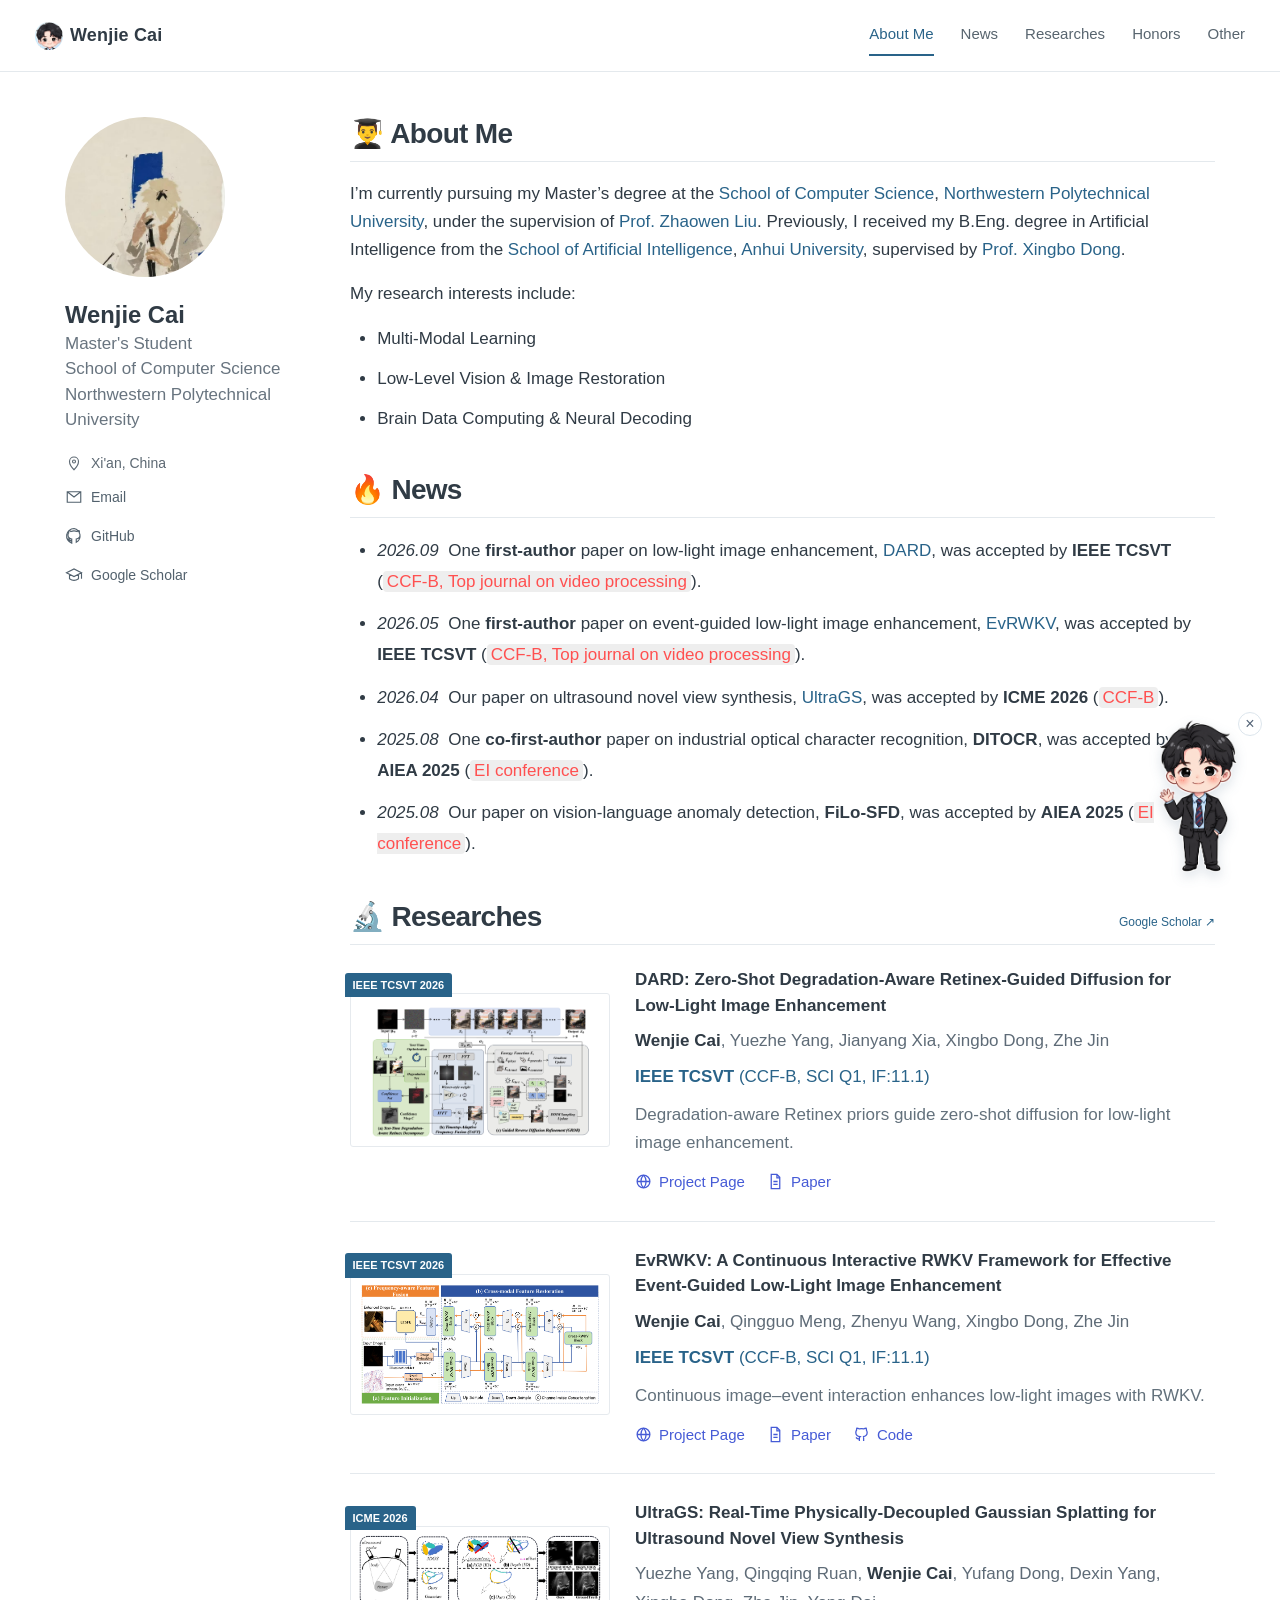
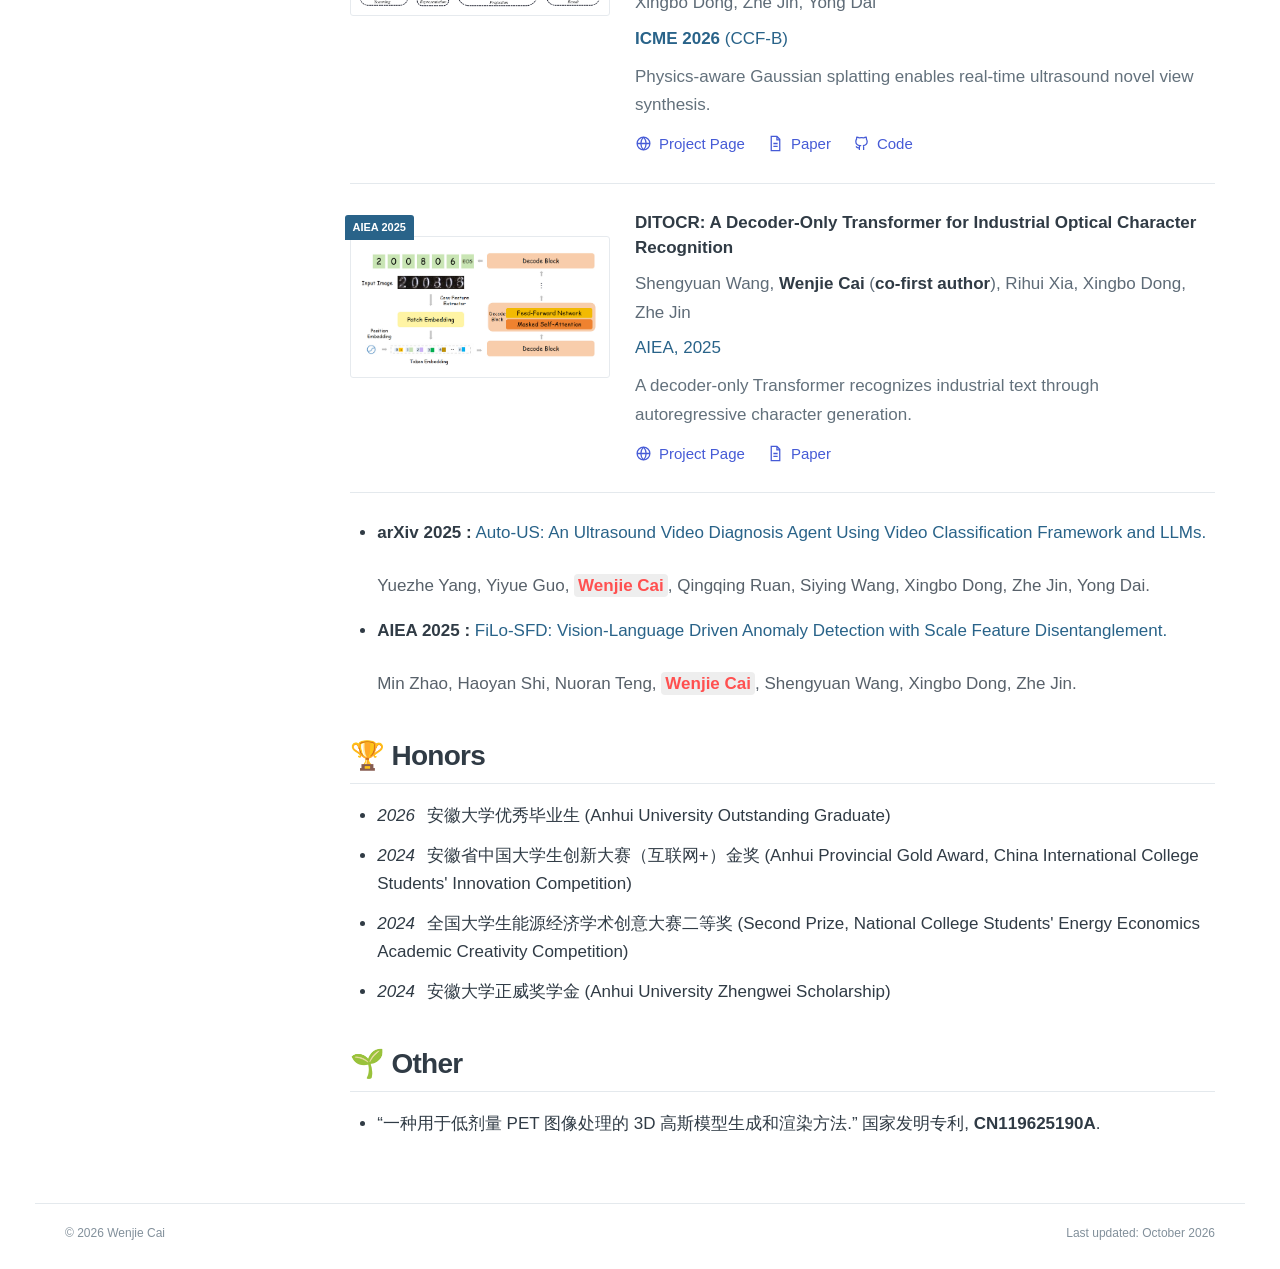
<file: index.html>
<!doctype html><html lang="en"><head><meta charset="utf-8"><meta name="viewport" content="width=device-width, initial-scale=1"><title>Wenjie Cai | Academic Homepage</title><meta name="description" content="Wenjie Cai is a master's student at Northwestern Polytechnical University. Research in computer vision, image enhancement and multimodal learning."><link rel="canonical" href="https://echo0517.github.io/"><meta property="og:type" content="website"><meta property="og:title" content="Wenjie Cai | Academic Homepage"><meta property="og:description" content="Master's student at Northwestern Polytechnical University."><meta property="og:url" content="https://echo0517.github.io/"><meta name="theme-color" content="#ffffff"><link rel="icon" type="image/svg+xml" href="images/favicon-chibi.svg?v=2"><link rel="stylesheet" href="assets/css/main.css"><link rel="stylesheet" href="assets/css/homepage.css"><link rel="stylesheet" href="assets/css/mascot.css"></head><body><a class="skip-link" href="#about-me">Skip to content</a><header class="masthead"><div class="masthead__inner-wrap"><nav class="homepage-nav" aria-label="Main navigation"><a class="nav-brand" href="#about-me"><img class="wc-brand-icon" src="images/favicon-chibi.svg" alt="">Wenjie Cai</a><div class="nav-links"><a href="#about-me">About Me</a><a href="#news">News</a><a href="#researches">Researches</a><a href="#honors">Honors</a><a href="#other">Other</a></div></nav></div></header><div id="main" role="main"><aside class="sidebar sticky"><div class="profile_box" itemscope itemtype="https://schema.org/Person"><div class="author__avatar"><img src="images/avatar.jpg" alt="Wenjie Cai" width="160" height="160"></div><div class="author__content"><h3 class="author__name">Wenjie Cai</h3><p class="author__bio">Master's Student<br>School of Computer Science<br>Northwestern Polytechnical University</p></div><div class="author__urls-wrapper"><ul class="author__urls social-icons"><li><svg class="profile-icon" viewBox="0 0 24 24" fill="none" stroke="currentColor" stroke-width="1.5" aria-hidden="true"><path d="M18 10c0 5-6 11-6 11S6 15 6 10a6 6 0 1 1 12 0z"/><circle cx="12" cy="10" r="2"/></svg> Xi'an, China</li><li><a href="mailto:wenjie.cai@mail.nwpu.edu.cn"><svg class="profile-icon" viewBox="0 0 24 24" fill="none" stroke="currentColor" stroke-width="1.5" aria-hidden="true"><path d="M3 5h18v14H3zM3 5l9 7 9-7"/></svg> Email</a></li><li><a href="https://github.com/Echo0517" target="_blank" rel="noopener noreferrer"><svg class="profile-icon" viewBox="0 0 24 24" fill="none" stroke="currentColor" stroke-width="1.5" aria-hidden="true"><path d="M12 2a10 10 0 0 0-3 19.5v-3c-3 .5-3.5-1-3.5-1-.5-1-1-1.5-1-1.5 1-.5 1.5 1 1.5 1 .8 1 2 1 3 .5v-1.5c-3-.5-5-2-5-5a4 4 0 0 1 1-3 4 4 0 0 1 0-3s1-.5 3 1a10 10 0 0 1 8 0c2-1.5 3-1 3-1a4 4 0 0 1 0 3 4 4 0 0 1 1 3c0 3-2 4.5-5 5v4.5A10 10 0 0 0 12 2z"/></svg> GitHub</a></li><li><a href="https://scholar.google.com/citations?user=FY8p_psAAAAJ&amp;hl=en" target="_blank" rel="noopener noreferrer"><svg class="profile-icon" viewBox="0 0 24 24" fill="none" stroke="currentColor" stroke-width="1.5" aria-hidden="true"><path d="M2 9l10-5 10 5-10 5zM6 11v6c4 3 8 3 12 0v-6M22 9v8"/></svg> Google Scholar</a></li></ul></div></div></aside><article class="page"><div class="page__inner-wrap"><div class="page__content">
<section id="about-me" class="home-section">
  <h1>👨‍🎓 About Me</h1>
  <p>I’m currently pursuing my Master’s degree at the <a href="https://jsj.nwpu.edu.cn/" target="_blank" rel="noopener noreferrer">School of Computer Science</a>, <a href="https://en.nwpu.edu.cn/" target="_blank" rel="noopener noreferrer">Northwestern Polytechnical University</a>, under the supervision of <a href="https://teacher.nwpu.edu.cn/zhaowenliu" target="_blank" rel="noopener noreferrer">Prof. Zhaowen Liu</a>. Previously, I received my B.Eng. degree in Artificial Intelligence from the <a href="https://ai.ahu.edu.cn/" target="_blank" rel="noopener noreferrer">School of Artificial Intelligence</a>, <a href="https://www.ahu.edu.cn/" target="_blank" rel="noopener noreferrer">Anhui University</a>, supervised by <a href="https://www.drdongai.com/" target="_blank" rel="noopener noreferrer">Prof. Xingbo Dong</a>.</p>
  <p>My research interests include:</p>
  <ul class="interest-list"><li>Multi-Modal Learning</li><li>Low-Level Vision &amp; Image Restoration</li><li>Brain Data Computing &amp; Neural Decoding</li></ul>
</section>

<section id="news" class="home-section">
  <h1>🔥 News</h1>
  <ul class="news-list">
    <li><em class="news-date">2026.09</em> One <strong>first-author</strong> paper on low-light image enhancement, <a href="https://ieeexplore.ieee.org/abstract/document/11701592" target="_blank" rel="noopener noreferrer">DARD</a>, was accepted by <strong>IEEE TCSVT</strong> (<span class="venue-note">CCF-B, Top journal on video processing</span>).</li>
    <li><em class="news-date">2026.05</em> One <strong>first-author</strong> paper on event-guided low-light image enhancement, <a href="https://doi.org/10.1109/TCSVT.2026.3672491" target="_blank" rel="noopener noreferrer">EvRWKV</a>, was accepted by <strong>IEEE TCSVT</strong> (<span class="venue-note">CCF-B, Top journal on video processing</span>).</li>
    <li><em class="news-date">2026.04</em> Our paper on ultrasound novel view synthesis, <a href="https://bean-young.github.io/ultrags/" target="_blank" rel="noopener noreferrer">UltraGS</a>, was accepted by <strong>ICME 2026</strong> (<span class="venue-note">CCF-B</span>).</li>
    <li><em class="news-date">2025.08</em> One <strong>co-first-author</strong> paper on industrial optical character recognition, <strong>DITOCR</strong>, was accepted by <strong>AIEA 2025</strong> (<span class="venue-note">EI conference</span>).</li>
    <li><em class="news-date">2025.08</em> Our paper on vision-language anomaly detection, <strong>FiLo-SFD</strong>, was accepted by <strong>AIEA 2025</strong> (<span class="venue-note">EI conference</span>).</li>
  </ul>
</section>

<section id="researches" class="home-section">
  <div class="section-heading"><h1>🔬 Researches</h1><a class="all-publications" href="https://scholar.google.com/citations?user=FY8p_psAAAAJ&hl=en" target="_blank" rel="noopener noreferrer">Google Scholar ↗</a></div>
  <article class="paper-box">
    <div class="paper-box-image"><div><div class="badge">IEEE TCSVT 2026</div><a href="images/dard-method.png" target="_blank" rel="noopener" aria-label="Open the DARD framework figure"><img src="images/dard-method.png" alt="DARD framework: test-time degradation-aware Retinex decomposition, timestep-adaptive frequency fusion, and guided reverse diffusion refinement" width="100%" loading="lazy"></a></div></div>
    <div class="paper-box-text">
      <h2>DARD: Zero-Shot Degradation-Aware Retinex-Guided Diffusion for Low-Light Image Enhancement</h2>
      <p class="paper-authors"><strong>Wenjie Cai</strong>, Yuezhe Yang, Jianyang Xia, Xingbo Dong, Zhe Jin</p>
      <p class="paper-venue"><strong>IEEE TCSVT</strong> (CCF-B, SCI Q1, IF:11.1)</p>
      <p class="paper-summary">Degradation-aware Retinex priors guide zero-shot diffusion for low-light image enhancement.</p>
      <div class="paper-links"><a href="projects/dard/index.html" target="_blank" rel="noopener noreferrer"><svg viewBox="0 0 24 24" fill="none" stroke="currentColor" stroke-width="1.8" aria-hidden="true"><circle cx="12" cy="12" r="9"/><path d="M3 12h18M12 3c-5 5-5 13 0 18M12 3c5 5 5 13 0 18"/></svg>Project Page</a><a href="https://ieeexplore.ieee.org/abstract/document/11701592" target="_blank" rel="noopener noreferrer"><svg viewBox="0 0 24 24" fill="none" stroke="currentColor" stroke-width="1.8" aria-hidden="true"><path d="M6 2h8l4 4v16H6zM14 2v5h4M9 12h6M9 16h6"/></svg>Paper</a></div>
    </div>
  </article>
  <article class="paper-box">
    <div class="paper-box-image"><div><div class="badge">IEEE TCSVT 2026</div><a href="images/evrwkv.png" target="_blank" rel="noopener" aria-label="Open the EvRWKV architecture figure"><img src="images/evrwkv.png" alt="EvRWKV architecture with continuous interaction between event and image features" width="100%" loading="lazy"></a></div></div>
    <div class="paper-box-text">
      <h2>EvRWKV: A Continuous Interactive RWKV Framework for Effective Event-Guided Low-Light Image Enhancement</h2>
      <p class="paper-authors"><strong>Wenjie Cai</strong>, Qingguo Meng, Zhenyu Wang, Xingbo Dong, Zhe Jin</p>
      <p class="paper-venue"><strong>IEEE TCSVT</strong> (CCF-B, SCI Q1, IF:11.1)</p>
      <p class="paper-summary">Continuous image–event interaction enhances low-light images with RWKV.</p>
      <div class="paper-links"><a href="projects/evrwkv/index.html" target="_blank" rel="noopener noreferrer"><svg viewBox="0 0 24 24" fill="none" stroke="currentColor" stroke-width="1.8" aria-hidden="true"><circle cx="12" cy="12" r="9"/><path d="M3 12h18M12 3c-5 5-5 13 0 18M12 3c5 5 5 13 0 18"/></svg>Project Page</a><a href="https://doi.org/10.1109/TCSVT.2026.3672491" target="_blank" rel="noopener noreferrer"><svg viewBox="0 0 24 24" fill="none" stroke="currentColor" stroke-width="1.8" aria-hidden="true"><path d="M6 2h8l4 4v16H6zM14 2v5h4M9 12h6M9 16h6"/></svg>Paper</a><a href="https://github.com/Echo0517/EvRWKV" target="_blank" rel="noopener noreferrer"><svg viewBox="0 0 24 24" fill="none" stroke="currentColor" stroke-width="1.8" aria-hidden="true"><path d="M9 18c-4 1-4-2-5-2M15 21v-4c0-1-.3-2-1-2 4-.5 6-2 6-6 0-1-.5-2-1-3 0-1 0-2-.5-3-2 0-3 1-3 1-2-.5-5-.5-7 0 0 0-1-1-3-1-.5 1-.5 2-.5 3-1 1-1 2-1 3 0 4 2 5.5 6 6-.7.5-1 1-1 2v4"/></svg>Code</a></div>
    </div>
  </article>
  <article class="paper-box">
    <div class="paper-box-image"><div><div class="badge">ICME 2026</div><a href="images/ultrags.png" target="_blank" rel="noopener" aria-label="Open the UltraGS framework figure"><img src="images/ultrags.png" alt="UltraGS overview comparing Gaussian representations, projection consistency, and ultrasound novel view synthesis results" width="100%" loading="lazy"></a></div></div>
    <div class="paper-box-text">
    <h2>UltraGS: Real-Time Physically-Decoupled Gaussian Splatting for Ultrasound Novel View Synthesis</h2>
    <p class="paper-authors">Yuezhe Yang, Qingqing Ruan, <strong>Wenjie Cai</strong>, Yufang Dong, Dexin Yang, Xingbo Dong, Zhe Jin, Yong Dai</p>
    <p class="paper-venue"><strong>ICME 2026</strong> (CCF-B)</p>
    <p class="paper-summary">Physics-aware Gaussian splatting enables real-time ultrasound novel view synthesis.</p>
    <div class="paper-links"><a href="projects/ultrags/index.html" target="_blank" rel="noopener noreferrer"><svg viewBox="0 0 24 24" fill="none" stroke="currentColor" stroke-width="1.8" aria-hidden="true"><circle cx="12" cy="12" r="9"/><path d="M3 12h18M12 3c-5 5-5 13 0 18M12 3c5 5 5 13 0 18"/></svg>Project Page</a><a href="https://arxiv.org/abs/2511.07743" target="_blank" rel="noopener noreferrer"><svg viewBox="0 0 24 24" fill="none" stroke="currentColor" stroke-width="1.8" aria-hidden="true"><path d="M6 2h8l4 4v16H6zM14 2v5h4M9 12h6M9 16h6"/></svg>Paper</a><a href="https://github.com/Bean-Young/UltraGS" target="_blank" rel="noopener noreferrer"><svg viewBox="0 0 24 24" fill="none" stroke="currentColor" stroke-width="1.8" aria-hidden="true"><path d="M9 18c-4 1-4-2-5-2M15 21v-4c0-1-.3-2-1-2 4-.5 6-2 6-6 0-1-.5-2-1-3 0-1 0-2-.5-3-2 0-3 1-3 1-2-.5-5-.5-7 0 0 0-1-1-3-1-.5 1-.5 2-.5 3-1 1-1 2-1 3 0 4 2 5.5 6 6-.7.5-1 1-1 2v4"/></svg>Code</a></div>
    </div>
  </article>
  <article class="paper-box">
    <div class="paper-box-image"><div><div class="badge">AIEA 2025</div><a href="images/ditocr.png" target="_blank" rel="noopener" aria-label="Open the DITOCR framework figure"><img src="images/ditocr.png" alt="DITOCR framework with convolutional features, patch and token embeddings, and decoder blocks for industrial optical character recognition" width="100%" loading="lazy"></a></div></div>
    <div class="paper-box-text">
    <h2>DITOCR: A Decoder-Only Transformer for Industrial Optical Character Recognition</h2>
    <p class="paper-authors">Shengyuan Wang, <strong>Wenjie Cai</strong> (<strong>co-first author</strong>), Rihui Xia, Xingbo Dong, Zhe Jin</p>
    <p class="paper-venue">AIEA, 2025</p>
    <p class="paper-summary">A decoder-only Transformer recognizes industrial text through autoregressive character generation.</p>
    <div class="paper-links"><a href="projects/ditocr/index.html" target="_blank" rel="noopener noreferrer"><svg viewBox="0 0 24 24" fill="none" stroke="currentColor" stroke-width="1.8" aria-hidden="true"><circle cx="12" cy="12" r="9"/><path d="M3 12h18M12 3c-5 5-5 13 0 18M12 3c5 5 5 13 0 18"/></svg>Project Page</a><a href="https://ieeexplore.ieee.org/abstract/document/11160550" target="_blank" rel="noopener noreferrer"><svg viewBox="0 0 24 24" fill="none" stroke="currentColor" stroke-width="1.8" aria-hidden="true"><path d="M6 2h8l4 4v16H6zM14 2v5h4M9 12h6M9 16h6"/></svg>Paper</a></div>
    </div>
  </article>
  <ul class="secondary-papers"><li><strong>arXiv 2025 :</strong> <a href="https://arxiv.org/pdf/2511.07748" target="_blank" rel="noopener noreferrer">Auto-US: An Ultrasound Video Diagnosis Agent Using Video Classification Framework and LLMs.</a><p class="secondary-authors">Yuezhe Yang, Yiyue Guo, <strong>Wenjie Cai</strong>, Qingqing Ruan, Siying Wang, Xingbo Dong, Zhe Jin, Yong Dai.</p></li><li><strong>AIEA 2025 :</strong> <a href="https://ieeexplore.ieee.org/abstract/document/11159666" target="_blank" rel="noopener noreferrer">FiLo-SFD: Vision-Language Driven Anomaly Detection with Scale Feature Disentanglement.</a><p class="secondary-authors">Min Zhao, Haoyan Shi, Nuoran Teng, <strong>Wenjie Cai</strong>, Shengyuan Wang, Xingbo Dong, Zhe Jin.</p></li></ul>
</section>

<section id="honors" class="home-section">
  <h1>🏆 Honors</h1>
  <ul class="honor-list">
    <li><em>2026</em> <span lang="zh-CN">安徽大学优秀毕业生</span> (Anhui University Outstanding Graduate)</li>
    <li><em>2024</em> <span lang="zh-CN">安徽省中国大学生创新大赛（互联网+）金奖</span> (Anhui Provincial Gold Award, China International College Students' Innovation Competition)</li>
    <li><em>2024</em> <span lang="zh-CN">全国大学生能源经济学术创意大赛二等奖</span> (Second Prize, National College Students' Energy Economics Academic Creativity Competition)</li>
    <li><em>2024</em> <span lang="zh-CN">安徽大学正威奖学金</span> (Anhui University Zhengwei Scholarship)</li>
  </ul>
</section>

<section id="other" class="home-section">
  <h1>🌱 Other</h1>
  <ul class="other-list">
    <li lang="zh-CN">“一种用于低剂量 PET 图像处理的 3D 高斯模型生成和渲染方法.” 国家发明专利, <strong>CN119625190A</strong>.</li>
  </ul>
</section>
</div></div></article></div><footer class="homepage-footer"><span>© 2026 Wenjie Cai</span><span>Last updated: October 2026</span></footer><script src="assets/js/homepage.js" defer></script><div class="wc-mascot" id="wc-mascot"><button class="wc-mascot-actor" id="wc-mascot-actor" aria-label="Say hello to Wenjie’s mascot; drag to move" aria-expanded="false" aria-controls="wc-mascot-panel" title="Click to say hello · Drag to move"><img src="images/wenjie-mascot.png" alt="Wenjie’s waving chibi character" draggable="false" width="120" height="170"></button><button class="wc-mascot-hide" id="wc-mascot-hide" aria-label="Minimize mascot" title="Minimize mascot">×</button></div><aside class="wc-mascot-panel" id="wc-mascot-panel" aria-label="A greeting from Wenjie" hidden><strong>Hi, I’m Wenjie! 👋</strong><p>Welcome to my little corner of research. Explore my work, or say hello by email.</p><div class="wc-mascot-actions"><a href="#researches">My research</a><a href="mailto:wenjie.cai@mail.nwpu.edu.cn">Say hello</a></div><small>Drag my character to move it · Esc to close</small></aside><button class="wc-mascot-restore" id="wc-mascot-restore" aria-label="Show Wenjie’s mascot" hidden><img src="images/favicon-chibi.svg" alt="">Say hello</button><script src="assets/js/mascot.js" defer></script></body></html>
</file>
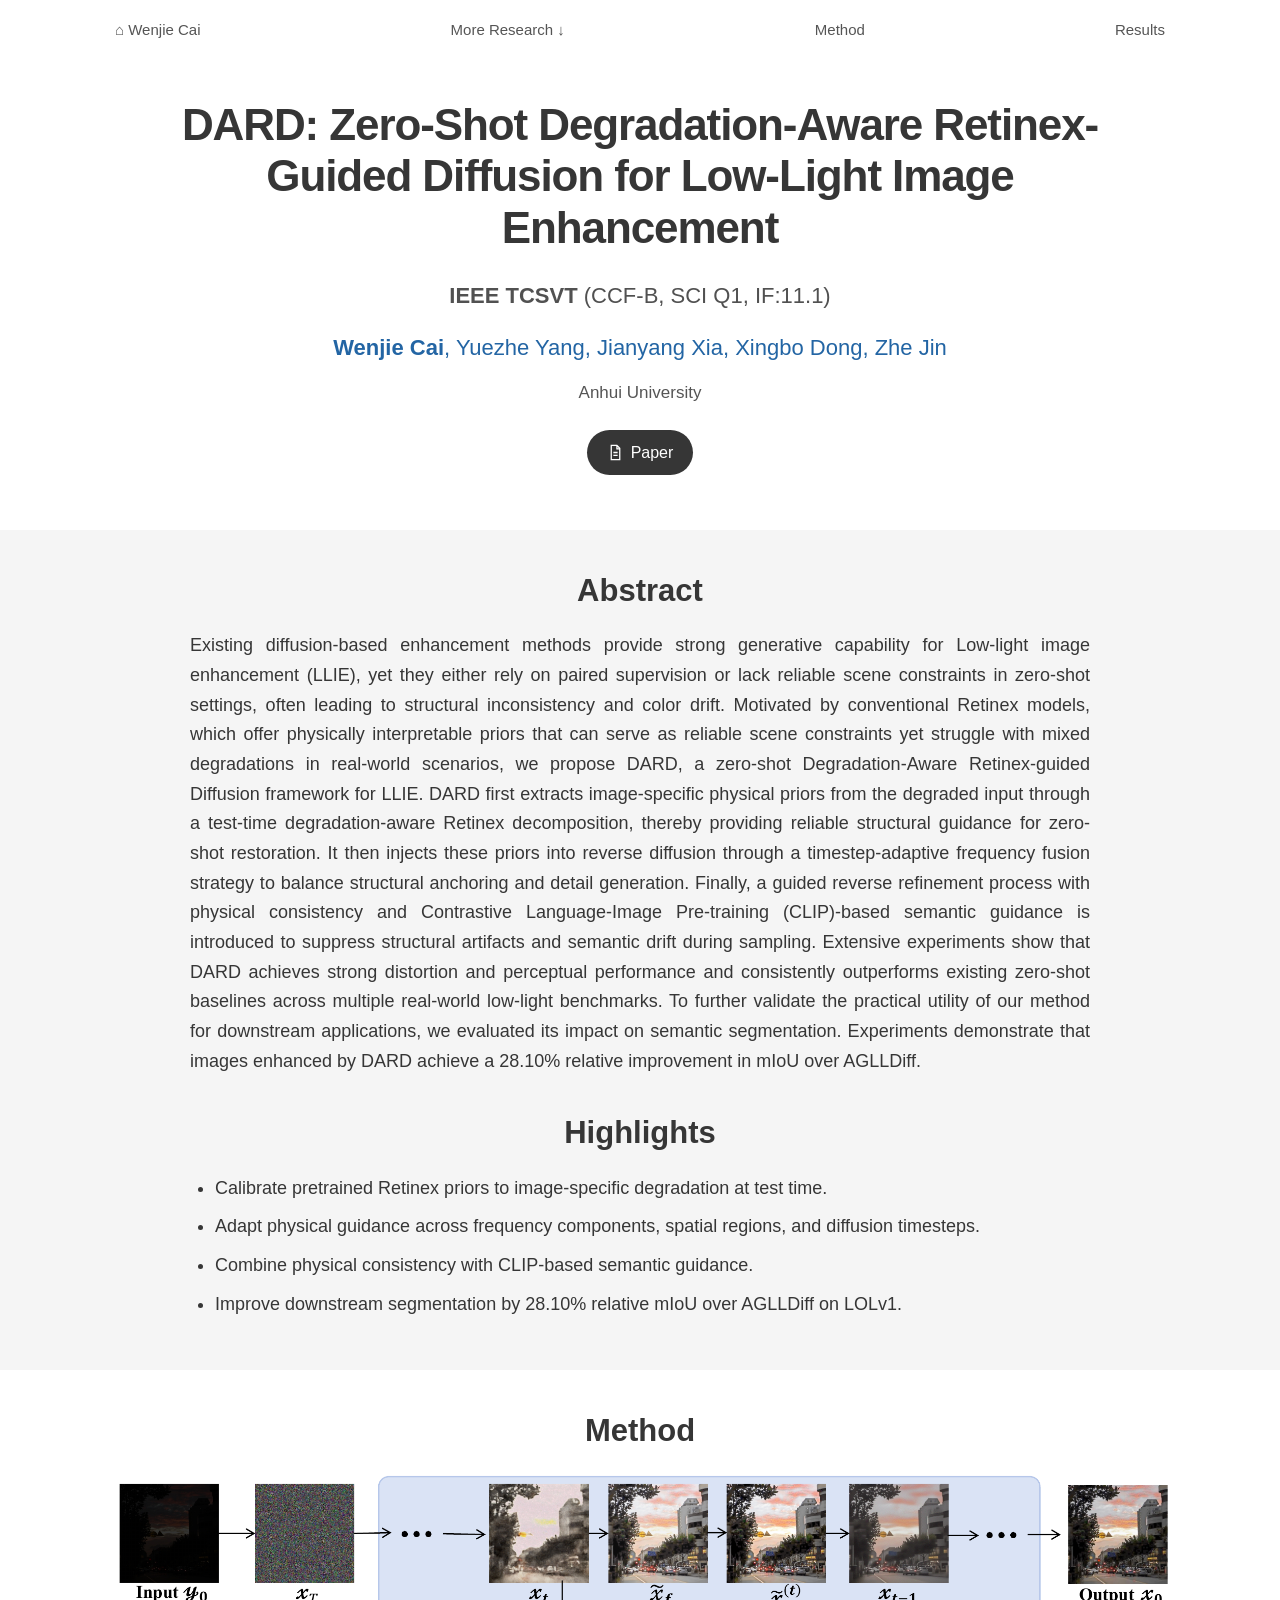
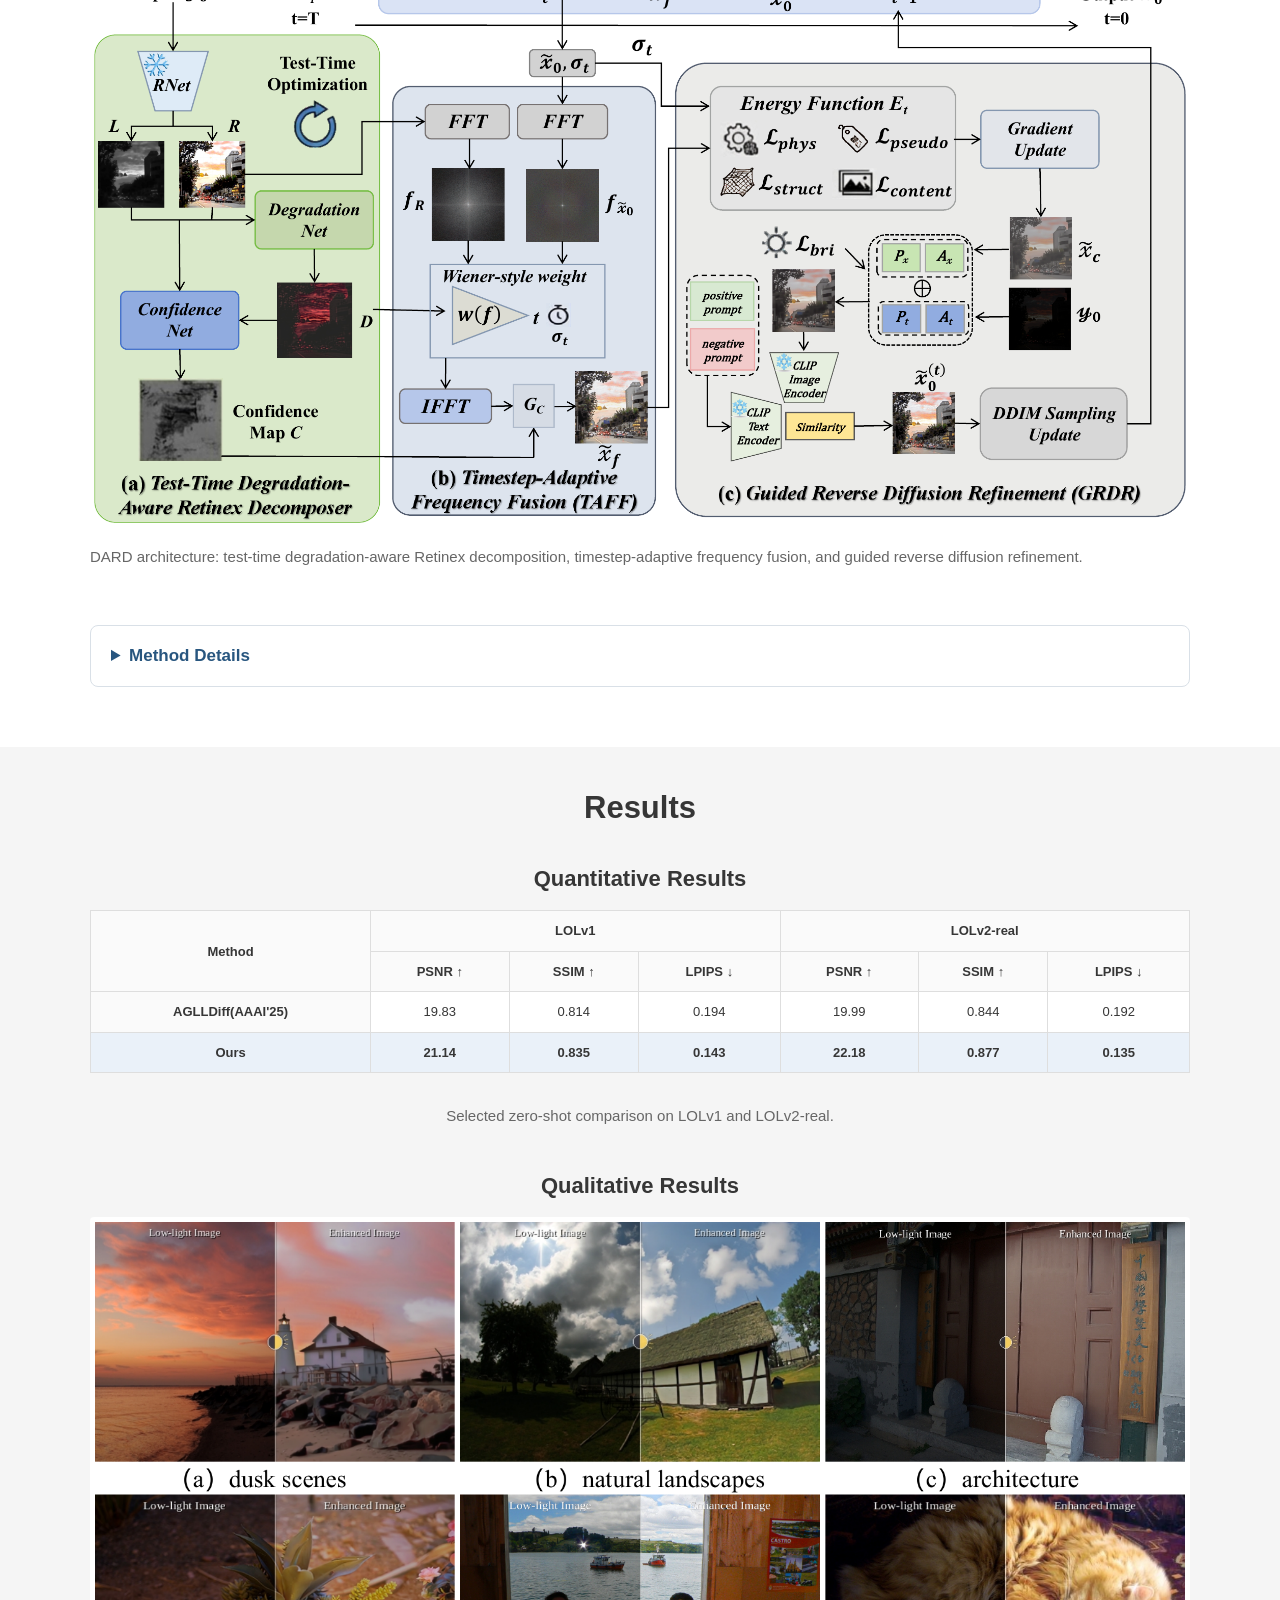
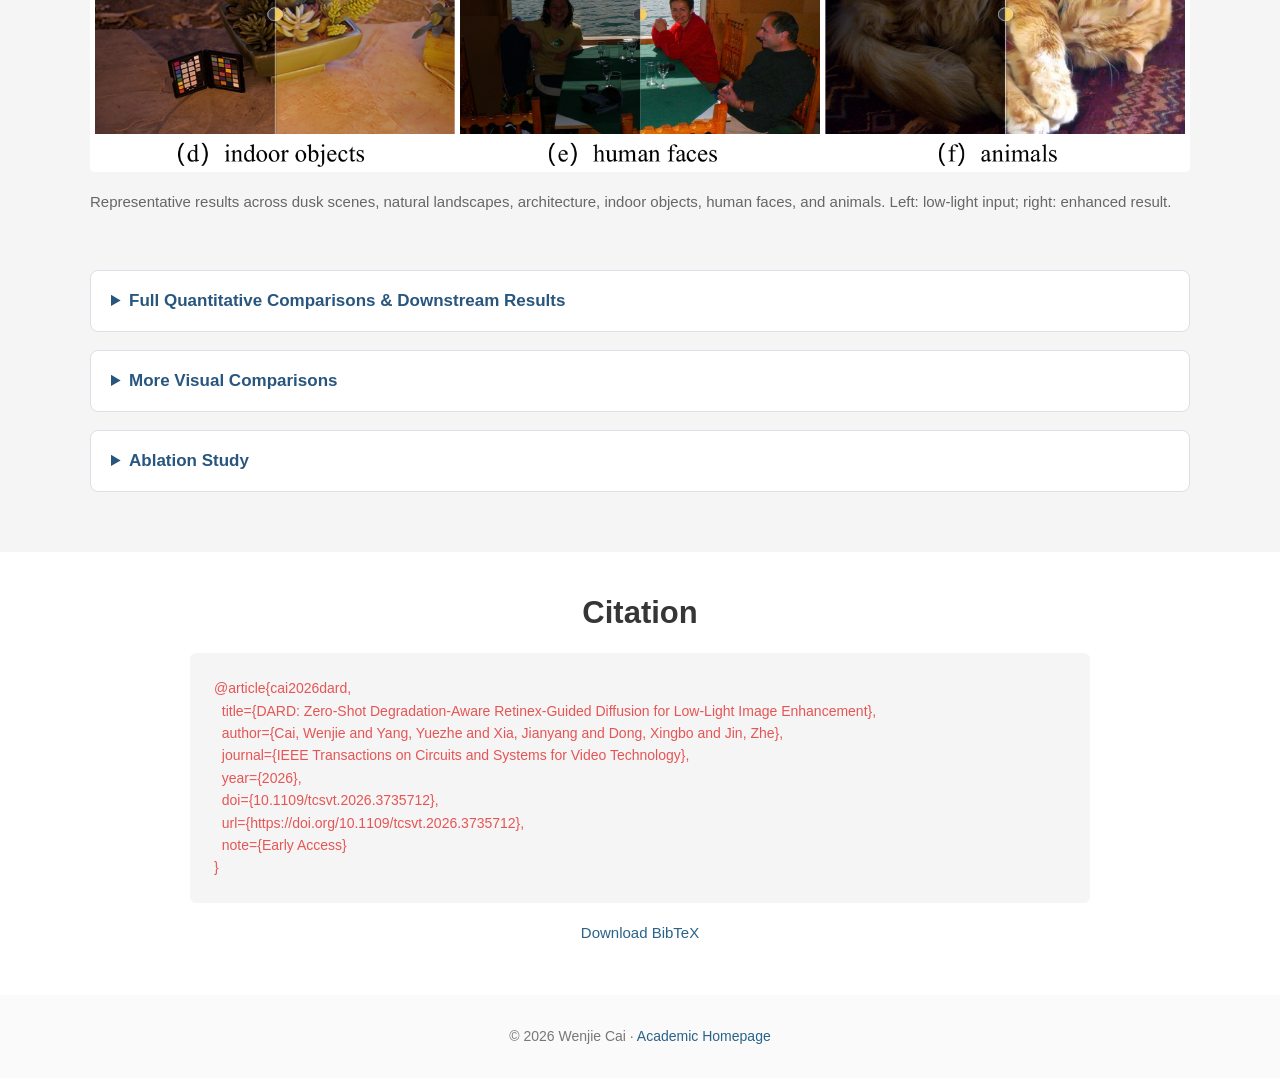
<file: projects/dard/index.html>
<!doctype html><html lang="en"><head><meta charset="utf-8"><meta name="viewport" content="width=device-width, initial-scale=1"><title>DARD | Wenjie Cai</title><meta name="description" content="Wenjie Cai is a master's student at Northwestern Polytechnical University. Research in computer vision, image enhancement and multimodal learning."><link rel="canonical" href="https://echo0517.github.io/projects/dard/"><meta property="og:type" content="website"><meta property="og:title" content="Wenjie Cai | Academic Homepage"><meta property="og:description" content="Master's student at Northwestern Polytechnical University."><meta property="og:url" content="https://echo0517.github.io/"><meta name="theme-color" content="#ffffff"><link rel="icon" type="image/svg+xml" href="../../images/favicon-chibi.svg?v=2"><link rel="stylesheet" href="../../assets/css/main.css"><link rel="stylesheet" href="../../assets/css/homepage.css"><link rel="stylesheet" href="../../assets/css/project.css"></head><body class="research-project"><nav class="project-nav"><a href="../../index.html#researches">⌂ Wenjie Cai</a><a href="../../index.html#researches">More Research ↓</a><a href="#method">Method</a><a href="#results">Results</a></nav><header class="project-hero"><h1>DARD: Zero-Shot Degradation-Aware Retinex-Guided Diffusion for Low-Light Image Enhancement</h1><p class="project-venue"><strong>IEEE TCSVT</strong> (CCF-B, SCI Q1, IF:11.1)</p><p class="project-authors"><strong>Wenjie Cai</strong>, Yuezhe Yang, Jianyang Xia, Xingbo Dong, Zhe Jin</p><p class="project-affiliation">Anhui University</p><div class="paper-links"><a href="https://ieeexplore.ieee.org/abstract/document/11701592" target="_blank" rel="noopener noreferrer"><svg viewBox="0 0 24 24" fill="none" stroke="currentColor" stroke-width="1.8" aria-hidden="true"><path d="M6 2h8l4 4v16H6zM14 2v5h4M9 12h6M9 16h6"/></svg>Paper</a></div></header><section class="project-section shaded"><div class="section-container"><h2>Abstract</h2><p class="abstract-text">Existing diffusion-based enhancement methods provide strong generative capability for Low-light image enhancement (LLIE), yet they either rely on paired supervision or lack reliable scene constraints in zero-shot settings, often leading to structural inconsistency and color drift. Motivated by conventional Retinex models, which offer physically interpretable priors that can serve as reliable scene constraints yet struggle with mixed degradations in real-world scenarios, we propose DARD, a zero-shot Degradation-Aware Retinex-guided Diffusion framework for LLIE. DARD first extracts image-specific physical priors from the degraded input through a test-time degradation-aware Retinex decomposition, thereby providing reliable structural guidance for zero-shot restoration. It then injects these priors into reverse diffusion through a timestep-adaptive frequency fusion strategy to balance structural anchoring and detail generation. Finally, a guided reverse refinement process with physical consistency and Contrastive Language-Image Pre-training (CLIP)-based semantic guidance is introduced to suppress structural artifacts and semantic drift during sampling. Extensive experiments show that DARD achieves strong distortion and perceptual performance and consistently outperforms existing zero-shot baselines across multiple real-world low-light benchmarks. To further validate the practical utility of our method for downstream applications, we evaluated its impact on semantic segmentation. Experiments demonstrate that images enhanced by DARD achieve a 28.10% relative improvement in mIoU over AGLLDiff.</p><h2 class="highlights-heading">Highlights</h2><ul><li>Calibrate pretrained Retinex priors to image-specific degradation at test time.</li><li>Adapt physical guidance across frequency components, spatial regions, and diffusion timesteps.</li><li>Combine physical consistency with CLIP-based semantic guidance.</li><li>Improve downstream segmentation by 28.10% relative mIoU over AGLLDiff on LOLv1.</li></ul></div></section><section class="project-section " id="method"><div class="section-container wide"><h2>Method</h2><figure class="result-figure"><a href="../../images/projects/dard-method.png" target="_blank" rel="noopener" aria-label="Open full-size figure"><img src="../../images/projects/dard-method.png" alt="DARD architecture: test-time degradation-aware Retinex decomposition, timestep-adaptive frequency fusion, and guided reverse diffusion refinement." loading="lazy"></a><figcaption>DARD architecture: test-time degradation-aware Retinex decomposition, timestep-adaptive frequency fusion, and guided reverse diffusion refinement.</figcaption></figure><details class="project-details"><summary>Method Details</summary><div class="details-content"><figure class="result-figure"><a href="../../images/projects/dard-decomposer.png" target="_blank" rel="noopener" aria-label="Open full-size figure"><img src="../../images/projects/dard-decomposer.png" alt="Test-time degradation-aware Retinex prior calibration." loading="lazy"></a><figcaption>Test-time degradation-aware Retinex prior calibration.</figcaption></figure></div></details></div></section><section class="project-section shaded" id="results"><div class="section-container wide"><h2>Results</h2><h3>Quantitative Results</h3><div class="result-table"><div class="table-scroll" tabindex="0" role="region" aria-label="Selected zero-shot comparison on LOLv1 and LOLv2-real."><table><thead><tr><th rowspan="2" scope="col">Method</th><th colspan="3" scope="colgroup">LOLv1</th><th colspan="3" scope="colgroup">LOLv2-real</th></tr><tr><th scope="col">PSNR ↑</th><th scope="col">SSIM ↑</th><th scope="col">LPIPS ↓</th><th scope="col">PSNR ↑</th><th scope="col">SSIM ↑</th><th scope="col">LPIPS ↓</th></tr></thead><tbody><tr class=""><th scope="row">AGLLDiff(AAAI'25)</th><td>19.83</td><td>0.814</td><td>0.194</td><td>19.99</td><td>0.844</td><td>0.192</td></tr><tr class="ours"><th scope="row">Ours</th><td>21.14</td><td>0.835</td><td>0.143</td><td>22.18</td><td>0.877</td><td>0.135</td></tr></tbody></table></div><p class="figure-caption">Selected zero-shot comparison on LOLv1 and LOLv2-real.</p></div><h3>Qualitative Results</h3><figure class="result-figure"><a href="../../images/projects/dard-scenes.png" target="_blank" rel="noopener" aria-label="Open full-size figure"><img src="../../images/projects/dard-scenes.png" alt="Representative results across dusk scenes, natural landscapes, architecture, indoor objects, human faces, and animals. Left: low-light input; right: enhanced result." loading="lazy"></a><figcaption>Representative results across dusk scenes, natural landscapes, architecture, indoor objects, human faces, and animals. Left: low-light input; right: enhanced result.</figcaption></figure><details class="project-details"><summary>Full Quantitative Comparisons & Downstream Results</summary><div class="details-content"><div class="result-table"><div class="table-scroll" tabindex="0" role="region" aria-label="Paired benchmark comparison. S: supervised; U: unsupervised / zero-shot."><table><thead><tr><th rowspan="2" scope="col">Method</th><th rowspan="2" scope="col">Type</th><th colspan="3" scope="colgroup">LOLv1</th><th colspan="3" scope="colgroup">LOLv2-real</th><th colspan="3" scope="colgroup">LSRW-Huawei</th><th colspan="3" scope="colgroup">LSRW-Nikon</th></tr><tr><th scope="col">PSNR ↑</th><th scope="col">SSIM ↑</th><th scope="col">LPIPS ↓</th><th scope="col">PSNR ↑</th><th scope="col">SSIM ↑</th><th scope="col">LPIPS ↓</th><th scope="col">PSNR ↑</th><th scope="col">SSIM ↑</th><th scope="col">LPIPS ↓</th><th scope="col">PSNR ↑</th><th scope="col">SSIM ↑</th><th scope="col">LPIPS ↓</th></tr></thead><tbody><tr class=""><th scope="row">KinD(MM'19)</th><td>S</td><td>16.55</td><td>0.429</td><td>0.405</td><td>15.11</td><td>0.402</td><td>0.426</td><td>17.35</td><td>0.530</td><td>0.544</td><td>14.69</td><td>0.471</td><td>0.469</td></tr><tr class=""><th scope="row">URetinexNet(CVPR'22)</th><td>S</td><td>19.84</td><td>0.824</td><td>0.121</td><td>21.09</td><td>0.858</td><td>0.144</td><td>19.14</td><td>0.553</td><td>0.419</td><td>16.53</td><td>0.452</td><td>0.264</td></tr><tr class=""><th scope="row">GSAD(NeurIPS'23)</th><td>S</td><td>22.98</td><td>0.851</td><td>0.103</td><td>20.19</td><td>0.847</td><td>0.178</td><td>20.43</td><td>0.583</td><td>0.407</td><td>17.36</td><td>0.506</td><td>0.222</td></tr><tr class=""><th scope="row">DiffLL(Siggraph Asia'23)</th><td>S</td><td>26.34</td><td>0.845</td><td>0.217</td><td>28.86</td><td>0.876</td><td>0.207</td><td>18.06</td><td>0.417</td><td>0.482</td><td>15.94</td><td>0.359</td><td>0.402</td></tr><tr class=""><th scope="row">CUGD(TCSVT'25)</th><td>S</td><td>22.72</td><td>0.865</td><td>0.111</td><td>23.17</td><td>0.882</td><td>0.112</td><td>19.64</td><td>0.588</td><td>0.327</td><td>16.33</td><td>0.468</td><td>0.211</td></tr><tr class=""><th scope="row">RUAS(CVPR'21)</th><td>U</td><td>16.41</td><td>0.500</td><td>0.270</td><td>15.33</td><td>0.488</td><td>0.310</td><td>15.84</td><td>0.559</td><td>0.488</td><td>12.32</td><td>0.488</td><td>0.383</td></tr><tr class=""><th scope="row">SCI(CVPR'22)</th><td>U</td><td>13.65</td><td>0.529</td><td>0.344</td><td>16.70</td><td>0.552</td><td>0.303</td><td>14.63</td><td>0.409</td><td>0.387</td><td>14.65</td><td>0.411</td><td>0.239</td></tr><tr class=""><th scope="row">PairLiE(CVPR'23)</th><td>U</td><td>16.99</td><td>0.699</td><td>0.454</td><td>18.45</td><td>0.717</td><td>0.511</td><td>17.59</td><td>0.539</td><td>0.532</td><td>14.45</td><td>0.418</td><td>0.544</td></tr><tr class=""><th scope="row">Zero-DCE++(TPAMI'21)</th><td>U</td><td>14.72</td><td>0.555</td><td>0.415</td><td>12.98</td><td>0.487</td><td>0.470</td><td>14.18</td><td>0.415</td><td>0.415</td><td>11.09</td><td>0.368</td><td>0.360</td></tr><tr class=""><th scope="row">ZeroIG(CVPR'24)</th><td>U</td><td>18.57</td><td>0.739</td><td>0.272</td><td>18.13</td><td>0.751</td><td>0.248</td><td>19.84</td><td>0.591</td><td>0.481</td><td>16.62</td><td>0.474</td><td>0.339</td></tr><tr class=""><th scope="row">QuadPrior(CVPR'24)</th><td>U</td><td>18.79</td><td>0.780</td><td>0.215</td><td>20.47</td><td>0.811</td><td>0.198</td><td>18.30</td><td>0.584</td><td>0.427</td><td>14.83</td><td>0.472</td><td>0.326</td></tr><tr class=""><th scope="row">COLIE(ECCV'24)</th><td>U</td><td>13.76</td><td>0.510</td><td>0.356</td><td>15.07</td><td>0.527</td><td>0.322</td><td>14.77</td><td>0.414</td><td>0.401</td><td>12.88</td><td>0.384</td><td>0.278</td></tr><tr class=""><th scope="row">FourierDiff(CVPR'24)</th><td>U</td><td>17.58</td><td>0.654</td><td>0.284</td><td>16.87</td><td>0.645</td><td>0.293</td><td>16.92</td><td>0.511</td><td>0.366</td><td>13.89</td><td>0.398</td><td>0.267</td></tr><tr class=""><th scope="row">RRDNet(ICME'20)</th><td>U</td><td>11.00</td><td>0.480</td><td>0.337</td><td>13.48</td><td>0.504</td><td>0.295</td><td>12.95</td><td>0.375</td><td>0.424</td><td>13.35</td><td>0.370</td><td>0.271</td></tr><tr class=""><th scope="row">AGLLDiff(AAAI'25)</th><td>U</td><td>19.83</td><td>0.814</td><td>0.194</td><td>19.99</td><td>0.844</td><td>0.192</td><td>19.11</td><td>0.593</td><td>0.423</td><td>14.74</td><td>0.460</td><td>0.275</td></tr><tr class="ours"><th scope="row">Ours</th><td>U</td><td>21.14</td><td>0.835</td><td>0.143</td><td>22.18</td><td>0.877</td><td>0.135</td><td>20.46</td><td>0.598</td><td>0.380</td><td>17.03</td><td>0.492</td><td>0.236</td></tr></tbody></table></div><p class="figure-caption">Paired benchmark comparison. S: supervised; U: unsupervised / zero-shot.</p></div><div class="result-table"><div class="table-scroll" tabindex="0" role="region" aria-label="No-reference image quality comparison. Q-Align reports the quality score."><table><thead><tr><th rowspan="2" scope="col">Method</th><th colspan="3" scope="colgroup">DICM</th><th colspan="3" scope="colgroup">MEF</th><th colspan="3" scope="colgroup">LIME</th><th colspan="3" scope="colgroup">VV</th><th colspan="3" scope="colgroup">NPE</th></tr><tr><th scope="col">Q-Align ↑</th><th scope="col">MUSIQ ↑</th><th scope="col">LOE ↓</th><th scope="col">Q-Align ↑</th><th scope="col">MUSIQ ↑</th><th scope="col">LOE ↓</th><th scope="col">Q-Align ↑</th><th scope="col">MUSIQ ↑</th><th scope="col">LOE ↓</th><th scope="col">Q-Align ↑</th><th scope="col">MUSIQ ↑</th><th scope="col">LOE ↓</th><th scope="col">Q-Align ↑</th><th scope="col">MUSIQ ↑</th><th scope="col">LOE ↓</th></tr></thead><tbody><tr class=""><th scope="row">KinD</th><td>2.46</td><td>49.38</td><td>317.45</td><td>2.96</td><td>49.84</td><td>246.35</td><td>2.46</td><td>48.69</td><td>218.36</td><td>2.57</td><td>32.47</td><td>264.32</td><td>1.64</td><td>48.74</td><td>231.57</td></tr><tr class=""><th scope="row">URetinexNet</th><td>3.56</td><td>62.28</td><td>222.73</td><td>3.63</td><td>65.96</td><td>141.84</td><td>3.36</td><td>59.93</td><td>139.43</td><td>3.01</td><td>40.46</td><td>125.36</td><td>3.47</td><td>60.11</td><td>198.76</td></tr><tr class=""><th scope="row">GSAD</th><td>3.81</td><td>60.36</td><td>194.46</td><td>3.62</td><td>61.76</td><td>126.83</td><td>3.28</td><td>58.64</td><td>126.18</td><td>3.22</td><td>47.95</td><td>122.63</td><td>3.56</td><td>63.49</td><td>122.63</td></tr><tr class=""><th scope="row">DiffLL</th><td>3.43</td><td>58.27</td><td>191.31</td><td>3.27</td><td>62.58</td><td>142.13</td><td>3.08</td><td>57.64</td><td>151.82</td><td>3.59</td><td>63.59</td><td>164.82</td><td>3.27</td><td>65.63</td><td>171.62</td></tr><tr class=""><th scope="row">CUGD</th><td>3.90</td><td>61.44</td><td>99.03</td><td>3.57</td><td>63.08</td><td>99.74</td><td>3.26</td><td>60.37</td><td>120.41</td><td>3.19</td><td>61.53</td><td>129.31</td><td>3.47</td><td>67.06</td><td>139.12</td></tr><tr class=""><th scope="row">RUAS</th><td>2.38</td><td>53.78</td><td>525.44</td><td>2.70</td><td>55.58</td><td>311.79</td><td>2.11</td><td>55.43</td><td>334.76</td><td>2.34</td><td>30.23</td><td>384.55</td><td>1.66</td><td>55.86</td><td>614.00</td></tr><tr class=""><th scope="row">SCI</th><td>3.40</td><td>58.50</td><td>196.53</td><td>3.50</td><td>62.59</td><td>139.03</td><td>3.07</td><td>59.06</td><td>143.12</td><td>3.12</td><td>33.92</td><td>153.43</td><td>2.79</td><td>62.98</td><td>140.04</td></tr><tr class=""><th scope="row">PairLiE</th><td>1.93</td><td>43.49</td><td>416.24</td><td>1.81</td><td>39.62</td><td>374.56</td><td>1.86</td><td>43.83</td><td>463.88</td><td>2.71</td><td>33.67</td><td>255.22</td><td>1.88</td><td>41.64</td><td>351.40</td></tr><tr class=""><th scope="row">Zero-DCE++</th><td>2.26</td><td>54.16</td><td>290.52</td><td>2.89</td><td>58.22</td><td>138.54</td><td>1.93</td><td>54.58</td><td>190.38</td><td>2.24</td><td>26.29</td><td>162.29</td><td>1.62</td><td>57.36</td><td>191.99</td></tr><tr class=""><th scope="row">ZeroIG</th><td>2.48</td><td>52.62</td><td>586.10</td><td>2.65</td><td>54.92</td><td>302.99</td><td>2.22</td><td>52.72</td><td>278.06</td><td>2.13</td><td>28.61</td><td>497.85</td><td>1.97</td><td>56.73</td><td>737.68</td></tr><tr class=""><th scope="row">QuadPrior</th><td>3.79</td><td>62.15</td><td>325.27</td><td>3.64</td><td>65.11</td><td>340.29</td><td>3.41</td><td>58.62</td><td>385.17</td><td>3.15</td><td>27.32</td><td>258.16</td><td>3.52</td><td>64.83</td><td>141.63</td></tr><tr class=""><th scope="row">COLIE</th><td>3.80</td><td>61.58</td><td>208.60</td><td>3.59</td><td>63.57</td><td>99.69</td><td>3.50</td><td>60.80</td><td>135.77</td><td>3.24</td><td>41.35</td><td>124.70</td><td>3.65</td><td>66.81</td><td>121.44</td></tr><tr class=""><th scope="row">FourierDiff</th><td>3.34</td><td>56.77</td><td>231.00</td><td>3.18</td><td>60.09</td><td>106.67</td><td>3.09</td><td>59.21</td><td>141.07</td><td>2.88</td><td>56.80</td><td>128.06</td><td>3.27</td><td>63.95</td><td>259.84</td></tr><tr class=""><th scope="row">RRDNet</th><td>3.70</td><td>62.04</td><td>159.38</td><td>3.48</td><td>62.89</td><td>125.54</td><td>3.52</td><td>60.11</td><td>117.89</td><td>3.38</td><td>41.50</td><td>133.01</td><td>3.73</td><td>67.09</td><td>138.25</td></tr><tr class=""><th scope="row">AGLLDiff</th><td>3.80</td><td>65.95</td><td>242.92</td><td>3.52</td><td>65.75</td><td>182.71</td><td>3.29</td><td>60.70</td><td>193.16</td><td>2.76</td><td>57.83</td><td>185.69</td><td>3.21</td><td>67.03</td><td>171.19</td></tr><tr class="ours"><th scope="row">Ours</th><td>3.82</td><td>66.33</td><td>189.73</td><td>3.76</td><td>67.27</td><td>97.28</td><td>3.53</td><td>64.30</td><td>111.88</td><td>3.54</td><td>59.65</td><td>122.37</td><td>3.80</td><td>67.39</td><td>111.15</td></tr></tbody></table></div><p class="figure-caption">No-reference image quality comparison. Q-Align reports the quality score.</p></div><div class="result-table"><div class="table-scroll" tabindex="0" role="region" aria-label="Downstream semantic segmentation. Reference masks are predictions on aligned normal-light images. Improvement is relative to SegFormer + AGLLDiff."><table><thead><tr><th rowspan="2" scope="col">Method</th><th colspan="3" scope="colgroup">LOLv1</th><th colspan="3" scope="colgroup">LOLv2-real</th></tr><tr><th scope="col">aAcc ↑</th><th scope="col">mIoU ↑</th><th scope="col">mAcc ↑</th><th scope="col">aAcc ↑</th><th scope="col">mIoU ↑</th><th scope="col">mAcc ↑</th></tr></thead><tbody><tr class=""><th scope="row">SegFormer</th><td>70.94</td><td>18.81</td><td>30.99</td><td>81.36</td><td>31.33</td><td>43.15</td></tr><tr class=""><th scope="row">SegFormer +AGLLDiff</th><td>74.94</td><td>21.32</td><td>41.42</td><td>81.66</td><td>28.09</td><td>44.16</td></tr><tr class="ours"><th scope="row">SegFormer +Ours</th><td>78.90</td><td>27.31</td><td>45.58</td><td>85.31</td><td>35.13</td><td>50.75</td></tr><tr class=""><th scope="row">Improve (%)</th><td>+5.28</td><td>+28.10</td><td>+10.04</td><td>+4.47</td><td>+25.06</td><td>+14.92</td></tr></tbody></table></div><p class="figure-caption">Downstream semantic segmentation. Reference masks are predictions on aligned normal-light images. Improvement is relative to SegFormer + AGLLDiff.</p></div></div></details><details class="project-details"><summary>More Visual Comparisons</summary><div class="details-content"><figure class="result-figure"><a href="../../images/projects/dard-lol.png" target="_blank" rel="noopener" aria-label="Open full-size figure"><img src="../../images/projects/dard-lol.png" alt="Qualitative comparison on LOLv1 and LOLv2-real." loading="lazy"></a><figcaption>Qualitative comparison on LOLv1 and LOLv2-real.</figcaption></figure><figure class="result-figure"><a href="../../images/projects/dard-lsrw.png" target="_blank" rel="noopener" aria-label="Open full-size figure"><img src="../../images/projects/dard-lsrw.png" alt="Qualitative comparison on LSRW." loading="lazy"></a><figcaption>Qualitative comparison on LSRW.</figcaption></figure><figure class="result-figure"><a href="../../images/projects/dard-real-scenes.png" target="_blank" rel="noopener" aria-label="Open full-size figure"><img src="../../images/projects/dard-real-scenes.png" alt="Visual results on DICM, MEF, LIME, VV, and NPE." loading="lazy"></a><figcaption>Visual results on DICM, MEF, LIME, VV, and NPE.</figcaption></figure><figure class="result-figure"><a href="../../images/projects/dard-segmentation.png" target="_blank" rel="noopener" aria-label="Open full-size figure"><img src="../../images/projects/dard-segmentation.png" alt="Semantic segmentation on low-light scenes: raw inputs versus DARD-enhanced inputs." loading="lazy"></a><figcaption>Semantic segmentation on low-light scenes: raw inputs versus DARD-enhanced inputs.</figcaption></figure></div></details><details class="project-details"><summary>Ablation Study</summary><div class="details-content"><figure class="result-figure"><a href="../../images/projects/dard-ablation.png" target="_blank" rel="noopener" aria-label="Open full-size figure"><img src="../../images/projects/dard-ablation.png" alt="Visualization of ablation results." loading="lazy"></a><figcaption>Visualization of ablation results.</figcaption></figure></div></details></div></section><section class="project-section"><div class="section-container"><h2>Citation</h2><pre><code>@article{cai2026dard,
  title={DARD: Zero-Shot Degradation-Aware Retinex-Guided Diffusion for Low-Light Image Enhancement},
  author={Cai, Wenjie and Yang, Yuezhe and Xia, Jianyang and Dong, Xingbo and Jin, Zhe},
  journal={IEEE Transactions on Circuits and Systems for Video Technology},
  year={2026},
  doi={10.1109/tcsvt.2026.3735712},
  url={https://doi.org/10.1109/tcsvt.2026.3735712},
  note={Early Access}
}</code></pre><p class="figure-caption"><a href="../../citations/dard.bib" download>Download BibTeX</a></p></div></section><footer class="project-footer">© 2026 Wenjie Cai · <a href="../../index.html">Academic Homepage</a></footer><script src="../../assets/js/project.js"></script></body></html>
</file>
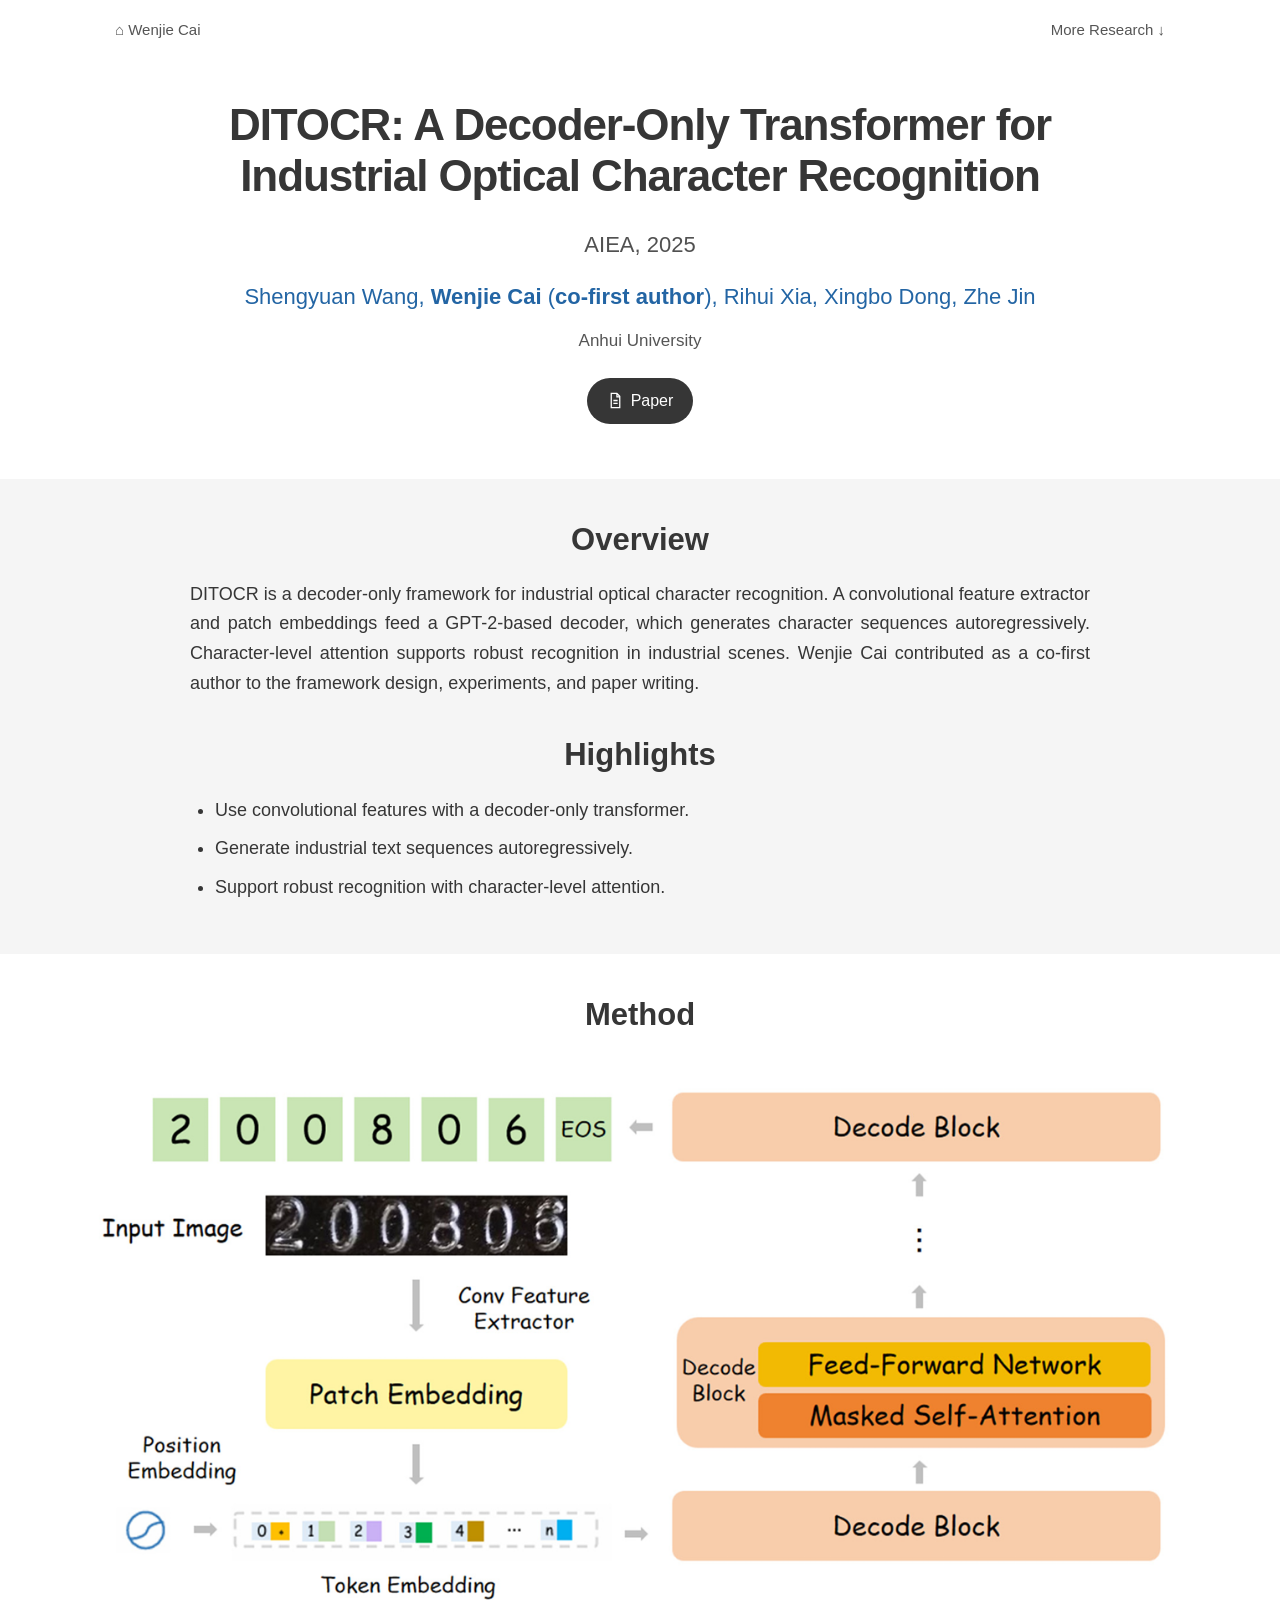
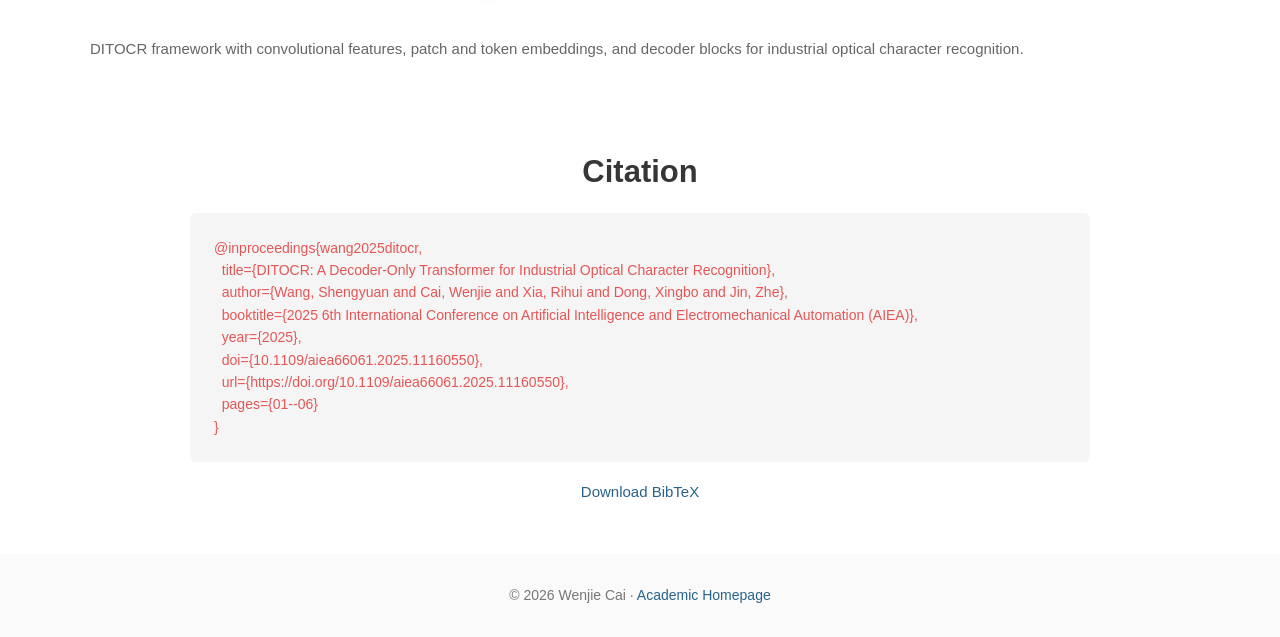
<file: projects/ditocr/index.html>
<!doctype html><html lang="en"><head><meta charset="utf-8"><meta name="viewport" content="width=device-width, initial-scale=1"><title>DITOCR | Wenjie Cai</title><meta name="description" content="Wenjie Cai is a master's student at Northwestern Polytechnical University. Research in computer vision, image enhancement and multimodal learning."><link rel="canonical" href="https://echo0517.github.io/projects/ditocr/"><meta property="og:type" content="website"><meta property="og:title" content="Wenjie Cai | Academic Homepage"><meta property="og:description" content="Master's student at Northwestern Polytechnical University."><meta property="og:url" content="https://echo0517.github.io/"><meta name="theme-color" content="#ffffff"><link rel="icon" type="image/svg+xml" href="../../images/favicon-chibi.svg?v=2"><link rel="stylesheet" href="../../assets/css/main.css"><link rel="stylesheet" href="../../assets/css/homepage.css"><link rel="stylesheet" href="../../assets/css/project.css"></head><body class="research-project"><nav class="project-nav"><a href="../../index.html#researches">⌂ Wenjie Cai</a><a href="../../index.html#researches">More Research ↓</a></nav><header class="project-hero"><h1>DITOCR: A Decoder-Only Transformer for Industrial Optical Character Recognition</h1><p class="project-venue">AIEA, 2025</p><p class="project-authors">Shengyuan Wang, <strong>Wenjie Cai</strong> (<strong>co-first author</strong>), Rihui Xia, Xingbo Dong, Zhe Jin</p><p class="project-affiliation">Anhui University</p><div class="paper-links"><a href="https://ieeexplore.ieee.org/abstract/document/11160550" target="_blank" rel="noopener noreferrer"><svg viewBox="0 0 24 24" fill="none" stroke="currentColor" stroke-width="1.8" aria-hidden="true"><path d="M6 2h8l4 4v16H6zM14 2v5h4M9 12h6M9 16h6"/></svg>Paper</a></div></header><section class="project-section shaded"><div class="section-container"><h2>Overview</h2><p class="abstract-text">DITOCR is a decoder-only framework for industrial optical character recognition. A convolutional feature extractor and patch embeddings feed a GPT-2-based decoder, which generates character sequences autoregressively. Character-level attention supports robust recognition in industrial scenes. Wenjie Cai contributed as a co-first author to the framework design, experiments, and paper writing.</p><h2 class="highlights-heading">Highlights</h2><ul><li>Use convolutional features with a decoder-only transformer.</li><li>Generate industrial text sequences autoregressively.</li><li>Support robust recognition with character-level attention.</li></ul></div></section><section class="project-section"><div class="section-container wide"><h2>Method</h2><figure><a href="../../images/ditocr.png" target="_blank"><img src="../../images/ditocr.png" alt="DITOCR framework with convolutional features, patch and token embeddings, and decoder blocks for industrial optical character recognition"></a><figcaption>DITOCR framework with convolutional features, patch and token embeddings, and decoder blocks for industrial optical character recognition.</figcaption></figure></div></section><section class="project-section"><div class="section-container"><h2>Citation</h2><pre><code>@inproceedings{wang2025ditocr,
  title={DITOCR: A Decoder-Only Transformer for Industrial Optical Character Recognition},
  author={Wang, Shengyuan and Cai, Wenjie and Xia, Rihui and Dong, Xingbo and Jin, Zhe},
  booktitle={2025 6th International Conference on Artificial Intelligence and Electromechanical Automation (AIEA)},
  year={2025},
  doi={10.1109/aiea66061.2025.11160550},
  url={https://doi.org/10.1109/aiea66061.2025.11160550},
  pages={01--06}
}</code></pre><p class="figure-caption"><a href="../../citations/ditocr.bib" download>Download BibTeX</a></p></div></section><footer class="project-footer">© 2026 Wenjie Cai · <a href="../../index.html">Academic Homepage</a></footer></body></html>
</file>
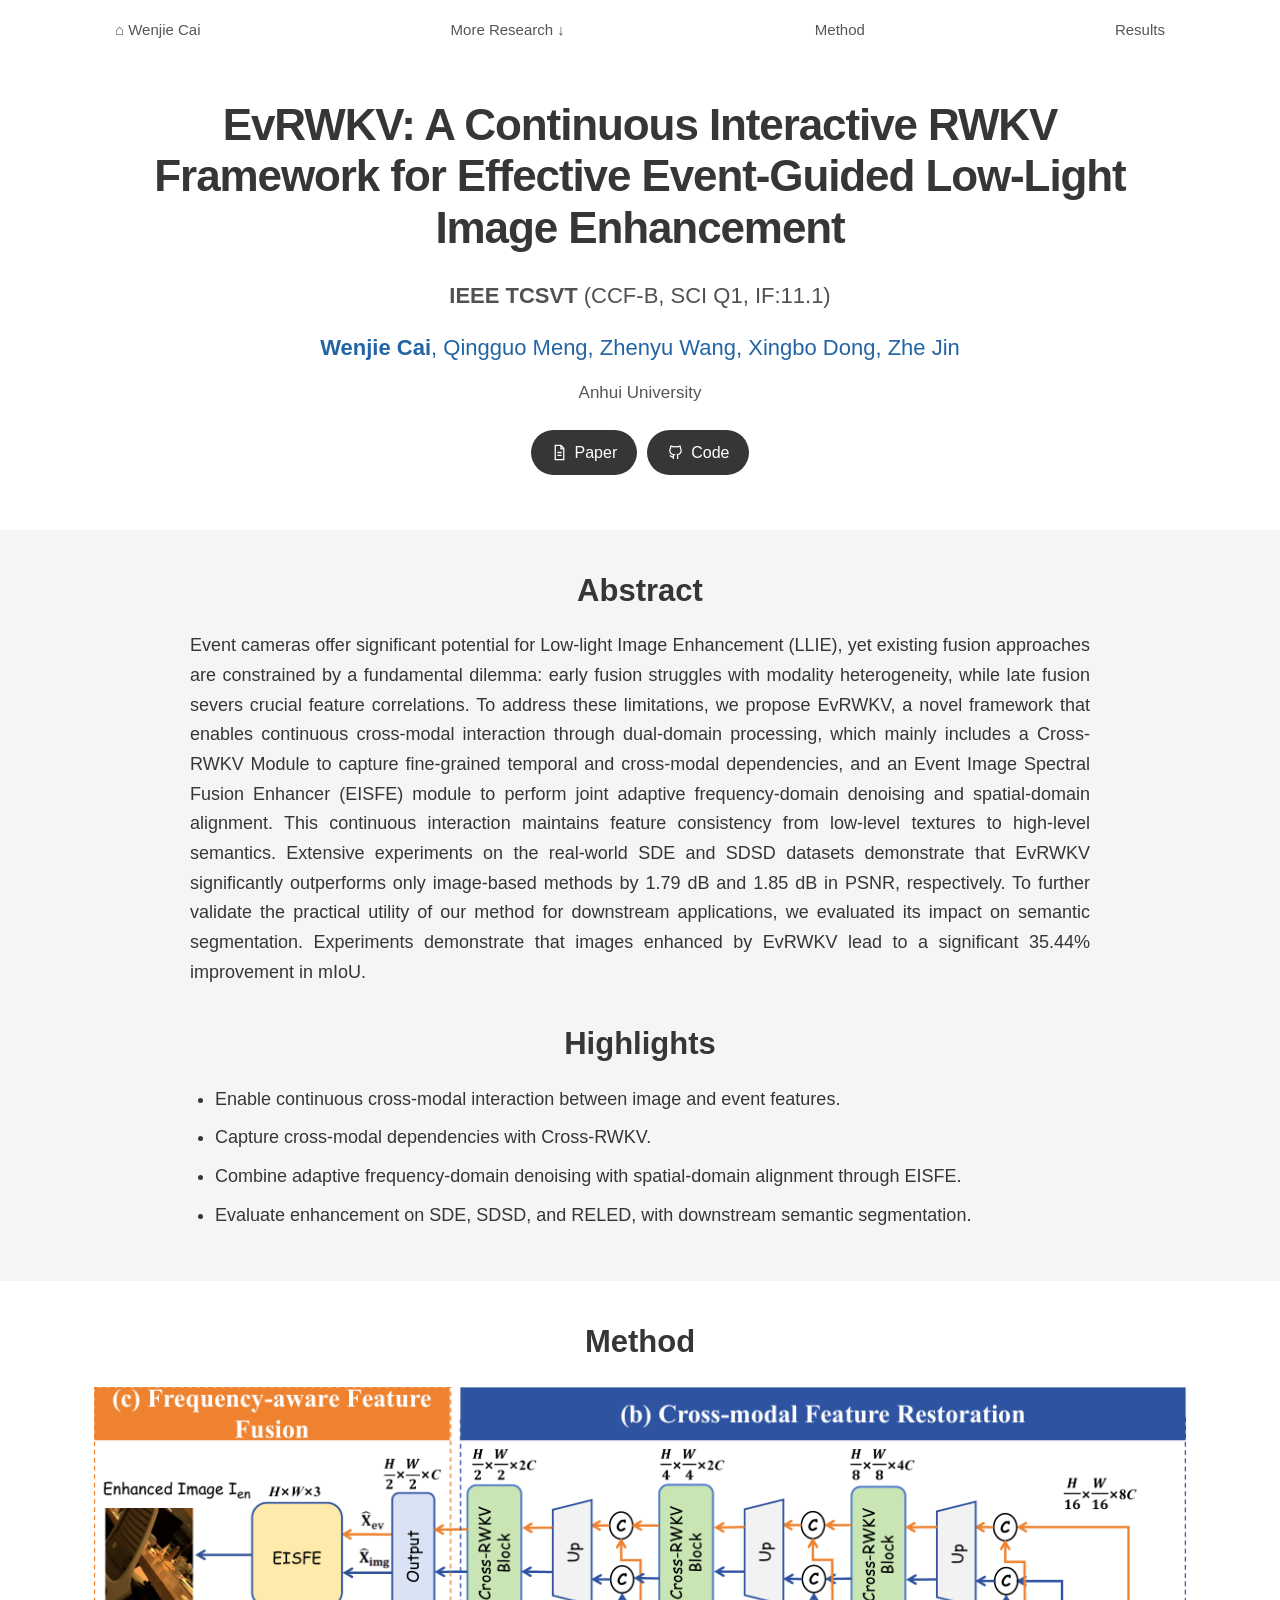
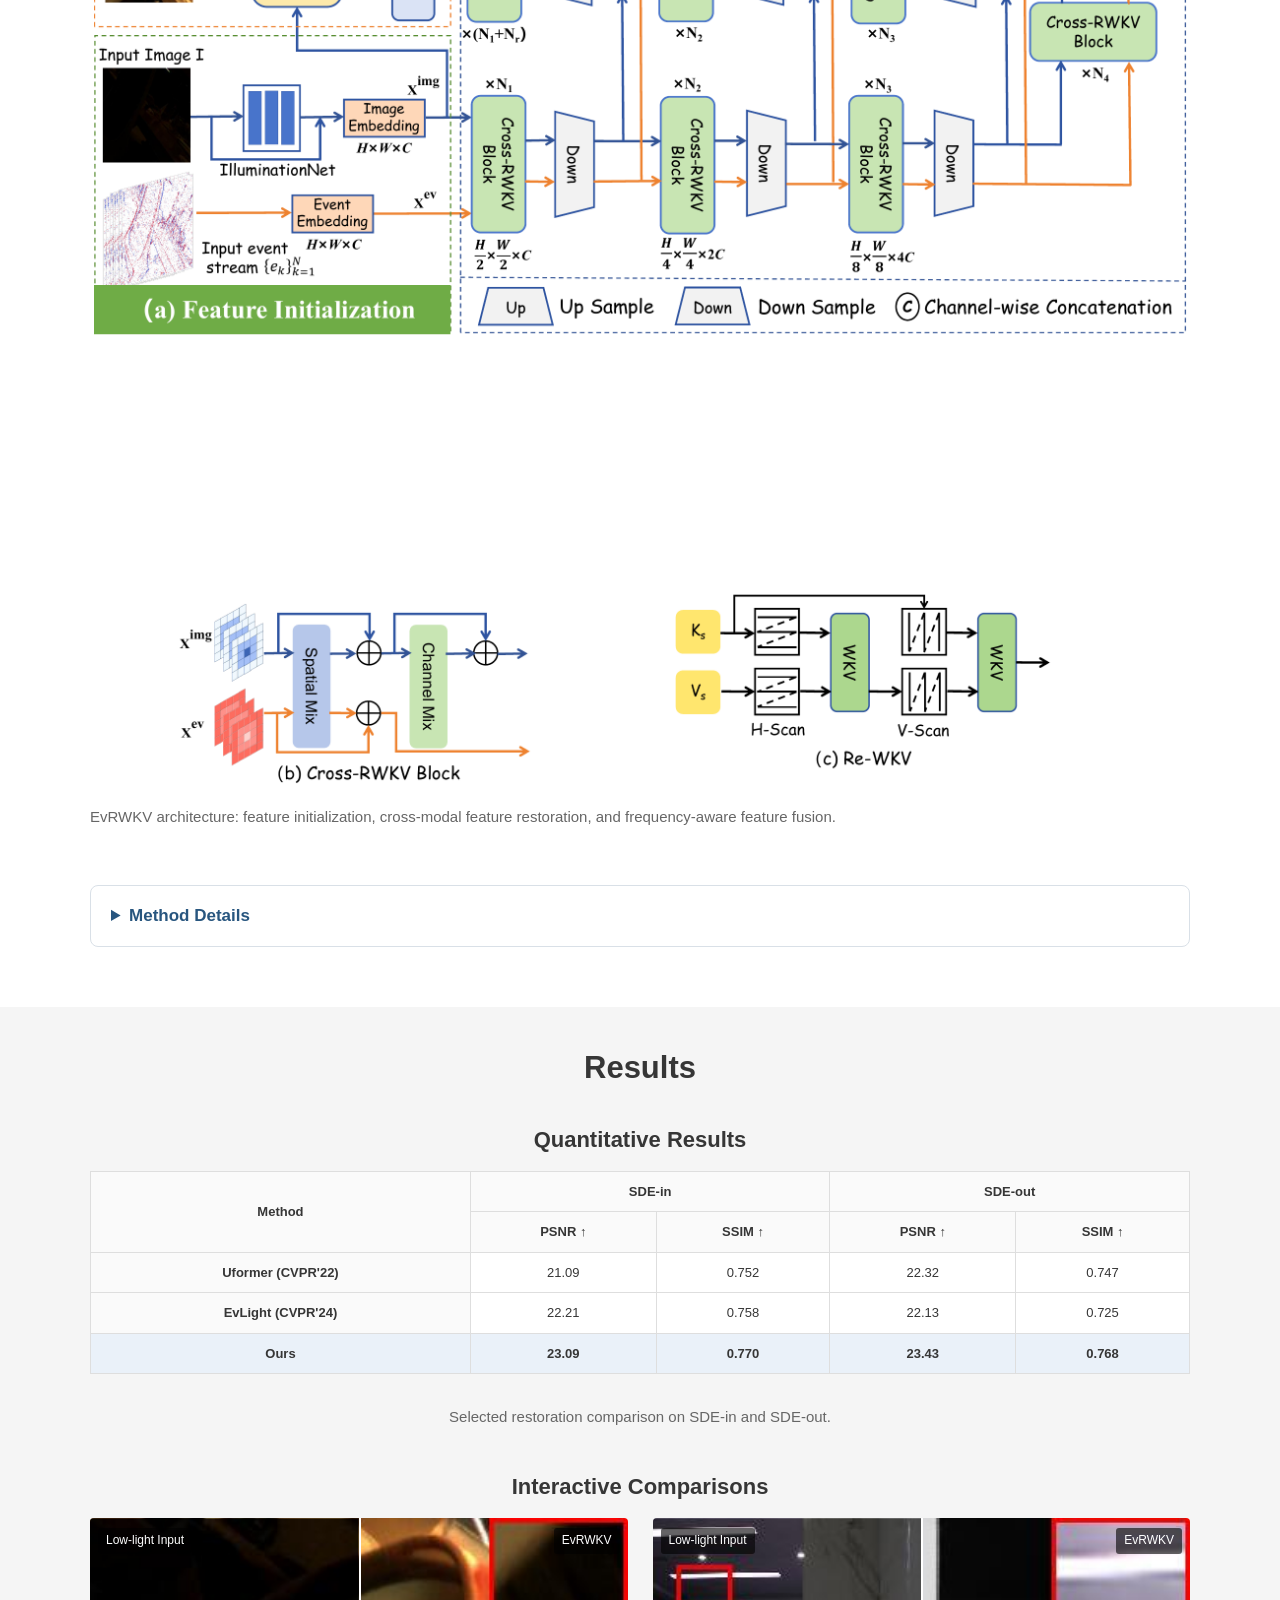
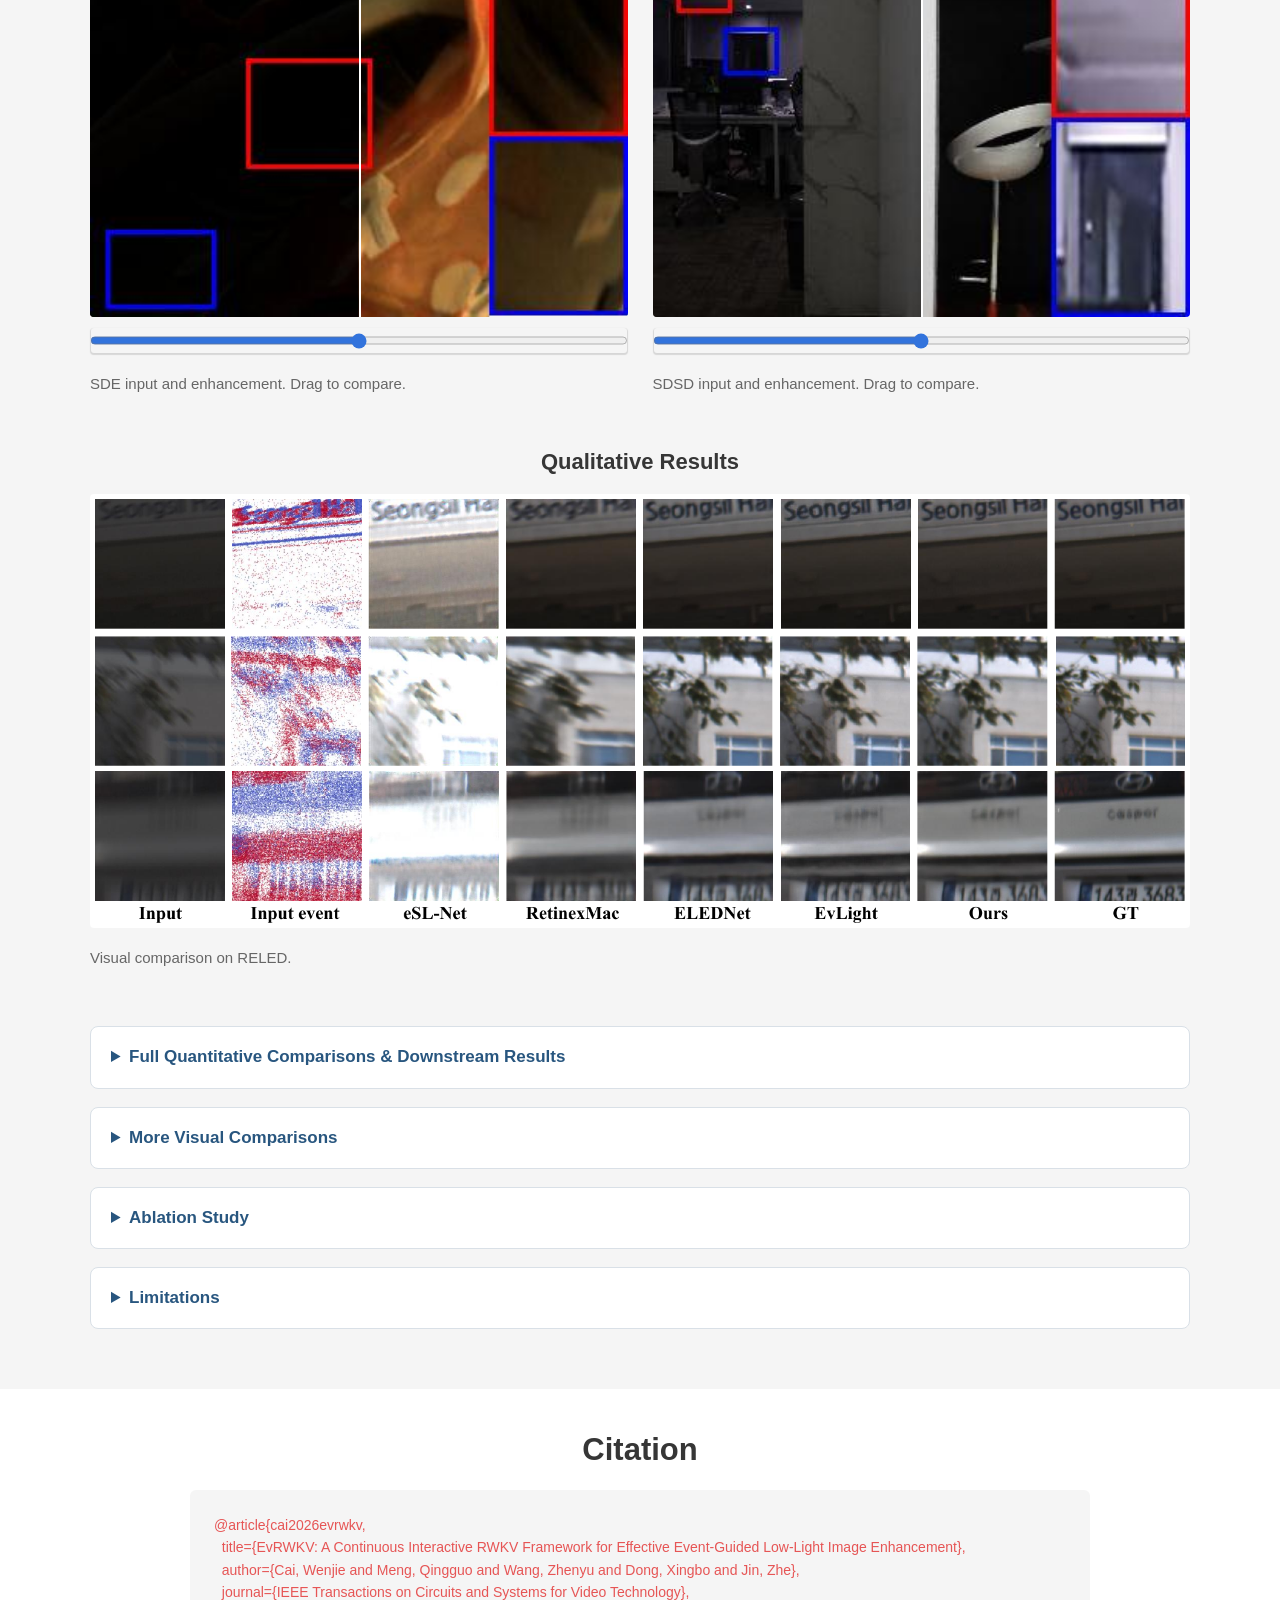
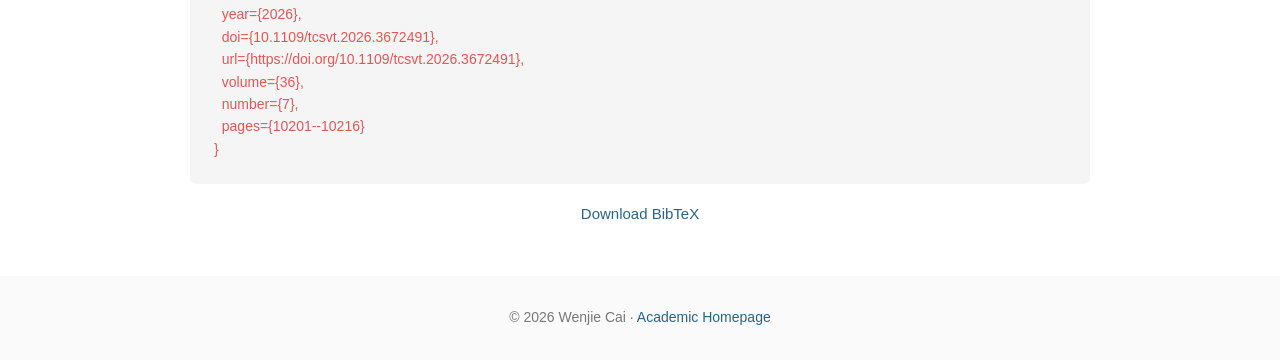
<file: projects/evrwkv/index.html>
<!doctype html><html lang="en"><head><meta charset="utf-8"><meta name="viewport" content="width=device-width, initial-scale=1"><title>EvRWKV | Wenjie Cai</title><meta name="description" content="Wenjie Cai is a master's student at Northwestern Polytechnical University. Research in computer vision, image enhancement and multimodal learning."><link rel="canonical" href="https://echo0517.github.io/projects/evrwkv/"><meta property="og:type" content="website"><meta property="og:title" content="Wenjie Cai | Academic Homepage"><meta property="og:description" content="Master's student at Northwestern Polytechnical University."><meta property="og:url" content="https://echo0517.github.io/"><meta name="theme-color" content="#ffffff"><link rel="icon" type="image/svg+xml" href="../../images/favicon-chibi.svg?v=2"><link rel="stylesheet" href="../../assets/css/main.css"><link rel="stylesheet" href="../../assets/css/homepage.css"><link rel="stylesheet" href="../../assets/css/project.css"></head><body class="research-project"><nav class="project-nav"><a href="../../index.html#researches">⌂ Wenjie Cai</a><a href="../../index.html#researches">More Research ↓</a><a href="#method">Method</a><a href="#results">Results</a></nav><header class="project-hero"><h1>EvRWKV: A Continuous Interactive RWKV Framework for Effective Event-Guided Low-Light Image Enhancement</h1><p class="project-venue"><strong>IEEE TCSVT</strong> (CCF-B, SCI Q1, IF:11.1)</p><p class="project-authors"><strong>Wenjie Cai</strong>, Qingguo Meng, Zhenyu Wang, Xingbo Dong, Zhe Jin</p><p class="project-affiliation">Anhui University</p><div class="paper-links"><a href="https://doi.org/10.1109/TCSVT.2026.3672491" target="_blank" rel="noopener noreferrer"><svg viewBox="0 0 24 24" fill="none" stroke="currentColor" stroke-width="1.8" aria-hidden="true"><path d="M6 2h8l4 4v16H6zM14 2v5h4M9 12h6M9 16h6"/></svg>Paper</a><a href="https://github.com/Echo0517/EvRWKV" target="_blank" rel="noopener noreferrer"><svg viewBox="0 0 24 24" fill="none" stroke="currentColor" stroke-width="1.8" aria-hidden="true"><path d="M9 18c-4 1-4-2-5-2M15 21v-4c0-1-.3-2-1-2 4-.5 6-2 6-6 0-1-.5-2-1-3 0-1 0-2-.5-3-2 0-3 1-3 1-2-.5-5-.5-7 0 0 0-1-1-3-1-.5 1-.5 2-.5 3-1 1-1 2-1 3 0 4 2 5.5 6 6-.7.5-1 1-1 2v4"/></svg>Code</a></div></header><section class="project-section shaded"><div class="section-container"><h2>Abstract</h2><p class="abstract-text">Event cameras offer significant potential for Low-light Image Enhancement (LLIE), yet existing fusion approaches are constrained by a fundamental dilemma: early fusion struggles with modality heterogeneity, while late fusion severs crucial feature correlations. To address these limitations, we propose EvRWKV, a novel framework that enables continuous cross-modal interaction through dual-domain processing, which mainly includes a Cross-RWKV Module to capture fine-grained temporal and cross-modal dependencies, and an Event Image Spectral Fusion Enhancer (EISFE) module to perform joint adaptive frequency-domain denoising and spatial-domain alignment. This continuous interaction maintains feature consistency from low-level textures to high-level semantics. Extensive experiments on the real-world SDE and SDSD datasets demonstrate that EvRWKV significantly outperforms only image-based methods by 1.79 dB and 1.85 dB in PSNR, respectively. To further validate the practical utility of our method for downstream applications, we evaluated its impact on semantic segmentation. Experiments demonstrate that images enhanced by EvRWKV lead to a significant 35.44% improvement in mIoU.</p><h2 class="highlights-heading">Highlights</h2><ul><li>Enable continuous cross-modal interaction between image and event features.</li><li>Capture cross-modal dependencies with Cross-RWKV.</li><li>Combine adaptive frequency-domain denoising with spatial-domain alignment through EISFE.</li><li>Evaluate enhancement on SDE, SDSD, and RELED, with downstream semantic segmentation.</li></ul></div></section><section class="project-section " id="method"><div class="section-container wide"><h2>Method</h2><figure class="result-figure"><a href="../../images/projects/evrwkv-method.png" target="_blank" rel="noopener" aria-label="Open full-size figure"><img src="../../images/projects/evrwkv-method.png" alt="EvRWKV architecture: feature initialization, cross-modal feature restoration, and frequency-aware feature fusion." loading="lazy"></a><figcaption>EvRWKV architecture: feature initialization, cross-modal feature restoration, and frequency-aware feature fusion.</figcaption></figure><details class="project-details"><summary>Method Details</summary><div class="details-content"><figure class="result-figure"><a href="../../images/projects/evrwkv-cross-rwkv.png" target="_blank" rel="noopener" aria-label="Open full-size figure"><img src="../../images/projects/evrwkv-cross-rwkv.png" alt="Cross-RWKV module with Spatial Mix and Channel Mix." loading="lazy"></a><figcaption>Cross-RWKV module with Spatial Mix and Channel Mix.</figcaption></figure><figure class="result-figure"><a href="../../images/projects/evrwkv-eisfe.png" target="_blank" rel="noopener" aria-label="Open full-size figure"><img src="../../images/projects/evrwkv-eisfe.png" alt="Event Image Spectral Fusion Enhancer (EISFE)." loading="lazy"></a><figcaption>Event Image Spectral Fusion Enhancer (EISFE).</figcaption></figure></div></details></div></section><section class="project-section shaded" id="results"><div class="section-container wide"><h2>Results</h2><h3>Quantitative Results</h3><div class="result-table"><div class="table-scroll" tabindex="0" role="region" aria-label="Selected restoration comparison on SDE-in and SDE-out."><table><thead><tr><th rowspan="2" scope="col">Method</th><th colspan="2" scope="colgroup">SDE-in</th><th colspan="2" scope="colgroup">SDE-out</th></tr><tr><th scope="col">PSNR ↑</th><th scope="col">SSIM ↑</th><th scope="col">PSNR ↑</th><th scope="col">SSIM ↑</th></tr></thead><tbody><tr class=""><th scope="row">Uformer (CVPR'22)</th><td>21.09</td><td>0.752</td><td>22.32</td><td>0.747</td></tr><tr class=""><th scope="row">EvLight (CVPR'24)</th><td>22.21</td><td>0.758</td><td>22.13</td><td>0.725</td></tr><tr class="ours"><th scope="row">Ours</th><td>23.09</td><td>0.770</td><td>23.43</td><td>0.768</td></tr></tbody></table></div><p class="figure-caption">Selected restoration comparison on SDE-in and SDE-out.</p></div><h3>Interactive Comparisons</h3><div class="comparison-grid"><figure><div class="image-comparison" style="--split:50%"><img src="../../images/projects/evrwkv-sde-out.png" alt="EvRWKV-enhanced SDE image"><img class="comparison-input" src="../../images/projects/evrwkv-sde-in.png" alt="Low-light SDE input"><span class="comparison-label left">Low-light Input</span><span class="comparison-label right">EvRWKV</span><span class="comparison-divider"></span></div><input type="range" min="0" max="100" value="50" aria-label="Compare SDE low-light input and EvRWKV output"><figcaption>SDE input and enhancement. Drag to compare.</figcaption></figure><figure><div class="image-comparison" style="--split:50%"><img src="../../images/projects/evrwkv-sdsd-out.png" alt="EvRWKV-enhanced SDSD image"><img class="comparison-input" src="../../images/projects/evrwkv-sdsd-in.png" alt="Low-light SDSD input"><span class="comparison-label left">Low-light Input</span><span class="comparison-label right">EvRWKV</span><span class="comparison-divider"></span></div><input type="range" min="0" max="100" value="50" aria-label="Compare SDSD low-light input and EvRWKV output"><figcaption>SDSD input and enhancement. Drag to compare.</figcaption></figure></div><h3>Qualitative Results</h3><figure class="result-figure"><a href="../../images/projects/evrwkv-reled.png" target="_blank" rel="noopener" aria-label="Open full-size figure"><img src="../../images/projects/evrwkv-reled.png" alt="Visual comparison on RELED." loading="lazy"></a><figcaption>Visual comparison on RELED.</figcaption></figure><details class="project-details"><summary>Full Quantitative Comparisons & Downstream Results</summary><div class="details-content"><div class="result-table"><div class="table-scroll" tabindex="0" role="region" aria-label="Restoration quality and computational complexity on SDE. Inputs: image and event."><table><thead><tr><th rowspan="2" scope="col">Method</th><th rowspan="2" scope="col">Backbone</th><th colspan="4" scope="colgroup">SDE-in</th><th colspan="4" scope="colgroup">SDE-out</th><th rowspan="2">Params (M)</th><th rowspan="2">FLOPs (G)</th></tr><tr><th scope="col">PSNR ↑</th><th scope="col">SSIM ↑</th><th scope="col">LPIPS ↓</th><th scope="col">NIQE ↓</th><th scope="col">PSNR ↑</th><th scope="col">SSIM ↑</th><th scope="col">LPIPS ↓</th><th scope="col">NIQE ↓</th></tr></thead><tbody><tr class=""><th scope="row">SNR-Net (CVPR'22)</th><td>Transformer</td><td>20.05</td><td>0.630</td><td>0.244</td><td>14.86</td><td>22.18</td><td>0.661</td><td>0.184</td><td>12.16</td><td>4.01</td><td>26.35</td></tr><tr class=""><th scope="row">Uformer (CVPR'22)</th><td>Transformer</td><td>21.09</td><td>0.752</td><td>0.109</td><td>9.670</td><td>22.32</td><td>0.747</td><td>0.097</td><td>8.969</td><td>5.29</td><td>12.00</td></tr><tr class=""><th scope="row">LLFlow (CVPR'23)</th><td>CNN</td><td>20.92</td><td>0.661</td><td>0.225</td><td>11.76</td><td>21.68</td><td>0.647</td><td>0.236</td><td>14.56</td><td>39.91</td><td>409.50</td></tr><tr class=""><th scope="row">Retinexformer (ICCV'23)</th><td>Transformer</td><td>21.30</td><td>0.692</td><td>0.124</td><td>11.24</td><td>22.92</td><td>0.683</td><td>0.146</td><td>11.35</td><td>1.61</td><td>15.57</td></tr><tr class=""><th scope="row">RetinexMac (TCSVT'25)</th><td>Transformer</td><td>20.61</td><td>0.650</td><td>0.149</td><td>12.54</td><td>21.68</td><td>0.683</td><td>0.170</td><td>11.12</td><td>2.29</td><td>29.59</td></tr><tr class=""><th scope="row">eSL-Net (ECCV'20)</th><td>CNN</td><td>21.42</td><td>0.725</td><td>0.130</td><td>10.62</td><td>21.39</td><td>0.681</td><td>0.282</td><td>15.81</td><td>0.56</td><td>560.94</td></tr><tr class=""><th scope="row">ELIE (TMM'23)</th><td>Transformer</td><td>19.98</td><td>0.617</td><td>0.217</td><td>14.75</td><td>20.69</td><td>0.653</td><td>0.313</td><td>15.98</td><td>33.36</td><td>440.32</td></tr><tr class=""><th scope="row">LLVE-SEG (AAAI'23)</th><td>Transformer</td><td>21.79</td><td>0.705</td><td>0.114</td><td>10.54</td><td>22.35</td><td>0.690</td><td>0.154</td><td>12.39</td><td>47.06</td><td>44.71</td></tr><tr class=""><th scope="row">ELEDNet (ECCV'24)</th><td>Transformer</td><td>21.46</td><td>0.713</td><td>0.116</td><td>13.60</td><td>22.91</td><td>0.726</td><td>0.129</td><td>12.77</td><td>12.84</td><td>169.69</td></tr><tr class=""><th scope="row">EvLight (CVPR'24)</th><td>Transformer</td><td>22.21</td><td>0.758</td><td>0.101</td><td>11.13</td><td>22.13</td><td>0.725</td><td>0.090</td><td>11.48</td><td>26.21</td><td>225.91</td></tr><tr class="ours"><th scope="row">Ours</th><td>RWKV</td><td>23.09</td><td>0.770</td><td>0.094</td><td>8.534</td><td>23.43</td><td>0.768</td><td>0.091</td><td>8.926</td><td>23.72</td><td>37.75</td></tr></tbody></table></div><p class="figure-caption">Restoration quality and computational complexity on SDE. Inputs: image and event.</p></div><div class="result-table"><div class="table-scroll" tabindex="0" role="region" aria-label="Restoration quality on SDSD and RELED."><table><thead><tr><th rowspan="2" scope="col">Method</th><th colspan="4" scope="colgroup">SDSD-in</th><th colspan="4" scope="colgroup">SDSD-out</th><th colspan="4" scope="colgroup">RELED</th></tr><tr><th scope="col">PSNR ↑</th><th scope="col">SSIM ↑</th><th scope="col">LPIPS ↓</th><th scope="col">NIQE ↓</th><th scope="col">PSNR ↑</th><th scope="col">SSIM ↑</th><th scope="col">LPIPS ↓</th><th scope="col">NIQE ↓</th><th scope="col">PSNR ↑</th><th scope="col">SSIM ↑</th><th scope="col">LPIPS ↓</th><th scope="col">NIQE ↓</th></tr></thead><tbody><tr class=""><th scope="row">SNR-Net</th><td>24.74</td><td>0.830</td><td>0.097</td><td>7.963</td><td>24.82</td><td>0.740</td><td>0.107</td><td>4.638</td><td>26.47</td><td>0.851</td><td>0.192</td><td>14.76</td></tr><tr class=""><th scope="row">Uformer</th><td>26.60</td><td>0.881</td><td>0.068</td><td>6.607</td><td>24.08</td><td>0.818</td><td>0.137</td><td>4.773</td><td>28.86</td><td>0.832</td><td>0.212</td><td>14.40</td></tr><tr class=""><th scope="row">LLFlow</th><td>23.39</td><td>0.818</td><td>0.104</td><td>9.586</td><td>20.39</td><td>0.634</td><td>0.255</td><td>7.468</td><td>28.62</td><td>0.862</td><td>0.154</td><td>13.07</td></tr><tr class=""><th scope="row">Retinexformer</th><td>25.90</td><td>0.852</td><td>0.086</td><td>6.954</td><td>26.08</td><td>0.815</td><td>0.061</td><td>4.322</td><td>26.66</td><td>0.865</td><td>0.168</td><td>13.54</td></tr><tr class=""><th scope="row">RetinexMac</th><td>27.61</td><td>0.900</td><td>0.046</td><td>6.550</td><td>24.75</td><td>0.783</td><td>0.103</td><td>5.372</td><td>28.55</td><td>0.851</td><td>0.192</td><td>12.26</td></tr><tr class=""><th scope="row">eSL-Net</th><td>23.68</td><td>0.821</td><td>0.067</td><td>7.299</td><td>24.95</td><td>0.805</td><td>0.063</td><td>4.821</td><td>25.76</td><td>0.796</td><td>0.312</td><td>16.11</td></tr><tr class=""><th scope="row">ELIE</th><td>27.46</td><td>0.879</td><td>0.074</td><td>6.736</td><td>23.29</td><td>0.742</td><td>0.116</td><td>5.568</td><td>26.62</td><td>0.862</td><td>0.267</td><td>14.14</td></tr><tr class=""><th scope="row">LLVE-SEG</th><td>27.58</td><td>0.888</td><td>0.053</td><td>6.837</td><td>23.51</td><td>0.726</td><td>0.110</td><td>5.036</td><td>29.19</td><td>0.875</td><td>0.098</td><td>11.94</td></tr><tr class=""><th scope="row">ELEDNet</th><td>28.50</td><td>0.910</td><td>0.040</td><td>7.439</td><td>25.17</td><td>0.817</td><td>0.081</td><td>4.895</td><td>31.96</td><td>0.910</td><td>0.106</td><td>10.82</td></tr><tr class=""><th scope="row">EvLight</th><td>28.52</td><td>0.912</td><td>0.039</td><td>6.764</td><td>25.08</td><td>0.828</td><td>0.060</td><td>4.455</td><td>31.29</td><td>0.885</td><td>0.067</td><td>10.63</td></tr><tr class="ours"><th scope="row">Ours</th><td>28.96</td><td>0.920</td><td>0.032</td><td>6.451</td><td>27.93</td><td>0.839</td><td>0.058</td><td>4.110</td><td>32.18</td><td>0.910</td><td>0.044</td><td>9.207</td></tr></tbody></table></div><p class="figure-caption">Restoration quality on SDSD and RELED.</p></div><div class="result-table"><div class="table-scroll" tabindex="0" role="region" aria-label="Downstream semantic segmentation. Improvement is relative to SAM + EvLight."><table><thead><tr><th rowspan="2" scope="col">Method</th><th colspan="3" scope="colgroup">SDE-in</th><th colspan="3" scope="colgroup">RELED</th></tr><tr><th scope="col">aAcc ↑</th><th scope="col">mIoU ↑</th><th scope="col">mAcc ↑</th><th scope="col">aAcc ↑</th><th scope="col">mIoU ↑</th><th scope="col">mAcc ↑</th></tr></thead><tbody><tr class=""><th scope="row">SAM</th><td>60.46</td><td>30.84</td><td>40.81</td><td>68.64</td><td>20.13</td><td>29.13</td></tr><tr class=""><th scope="row">SAM +EvLight</th><td>66.38</td><td>38.16</td><td>49.52</td><td>78.26</td><td>37.27</td><td>46.70</td></tr><tr class="ours"><th scope="row">SAM +Ours</th><td>69.27</td><td>41.77</td><td>52.55</td><td>80.90</td><td>39.37</td><td>48.25</td></tr><tr class=""><th scope="row">Improve (%)</th><td>+4.35</td><td>+9.46</td><td>+6.12</td><td>+3.37</td><td>+5.63</td><td>+3.32</td></tr></tbody></table></div><p class="figure-caption">Downstream semantic segmentation. Improvement is relative to SAM + EvLight.</p></div></div></details><details class="project-details"><summary>More Visual Comparisons</summary><div class="details-content"><figure class="result-figure"><a href="../../images/projects/evrwkv-sde.png" target="_blank" rel="noopener" aria-label="Open full-size figure"><img src="../../images/projects/evrwkv-sde.png" alt="Visual comparison on SDE-in and SDE-out." loading="lazy"></a><figcaption>Visual comparison on SDE-in and SDE-out.</figcaption></figure><figure class="result-figure"><a href="../../images/projects/evrwkv-sdsd.png" target="_blank" rel="noopener" aria-label="Open full-size figure"><img src="../../images/projects/evrwkv-sdsd.png" alt="Visual comparison on SDSD-in and SDSD-out." loading="lazy"></a><figcaption>Visual comparison on SDSD-in and SDSD-out.</figcaption></figure><figure class="result-figure"><a href="../../images/projects/evrwkv-generalization.png" target="_blank" rel="noopener" aria-label="Open full-size figure"><img src="../../images/projects/evrwkv-generalization.png" alt="Cross-dataset generalization on LIE using the model trained on SDE-out." loading="lazy"></a><figcaption>Cross-dataset generalization on LIE using the model trained on SDE-out.</figcaption></figure><figure class="result-figure"><a href="../../images/projects/evrwkv-segmentation.png" target="_blank" rel="noopener" aria-label="Open full-size figure"><img src="../../images/projects/evrwkv-segmentation.png" alt="Semantic segmentation: SAM on raw inputs, EvLight-enhanced inputs, and EvRWKV-enhanced inputs, compared with GT images." loading="lazy"></a><figcaption>Semantic segmentation: SAM on raw inputs, EvLight-enhanced inputs, and EvRWKV-enhanced inputs, compared with GT images.</figcaption></figure></div></details><details class="project-details"><summary>Ablation Study</summary><div class="details-content"><figure class="result-figure"><a href="../../images/projects/evrwkv-ablation.png" target="_blank" rel="noopener" aria-label="Open full-size figure"><img src="../../images/projects/evrwkv-ablation.png" alt="Visualization of ablation results." loading="lazy"></a><figcaption>Visualization of ablation results.</figcaption></figure></div></details><details class="project-details"><summary>Limitations</summary><div class="details-content"><figure class="result-figure"><a href="../../images/projects/evrwkv-limitations.png" target="_blank" rel="noopener" aria-label="Open full-size figure"><img src="../../images/projects/evrwkv-limitations.png" alt="Representative failure cases in challenging scenarios." loading="lazy"></a><figcaption>Representative failure cases in challenging scenarios.</figcaption></figure></div></details></div></section><section class="project-section"><div class="section-container"><h2>Citation</h2><pre><code>@article{cai2026evrwkv,
  title={EvRWKV: A Continuous Interactive RWKV Framework for Effective Event-Guided Low-Light Image Enhancement},
  author={Cai, Wenjie and Meng, Qingguo and Wang, Zhenyu and Dong, Xingbo and Jin, Zhe},
  journal={IEEE Transactions on Circuits and Systems for Video Technology},
  year={2026},
  doi={10.1109/tcsvt.2026.3672491},
  url={https://doi.org/10.1109/tcsvt.2026.3672491},
  volume={36},
  number={7},
  pages={10201--10216}
}</code></pre><p class="figure-caption"><a href="../../citations/evrwkv.bib" download>Download BibTeX</a></p></div></section><footer class="project-footer">© 2026 Wenjie Cai · <a href="../../index.html">Academic Homepage</a></footer><script src="../../assets/js/project.js"></script></body></html>
</file>
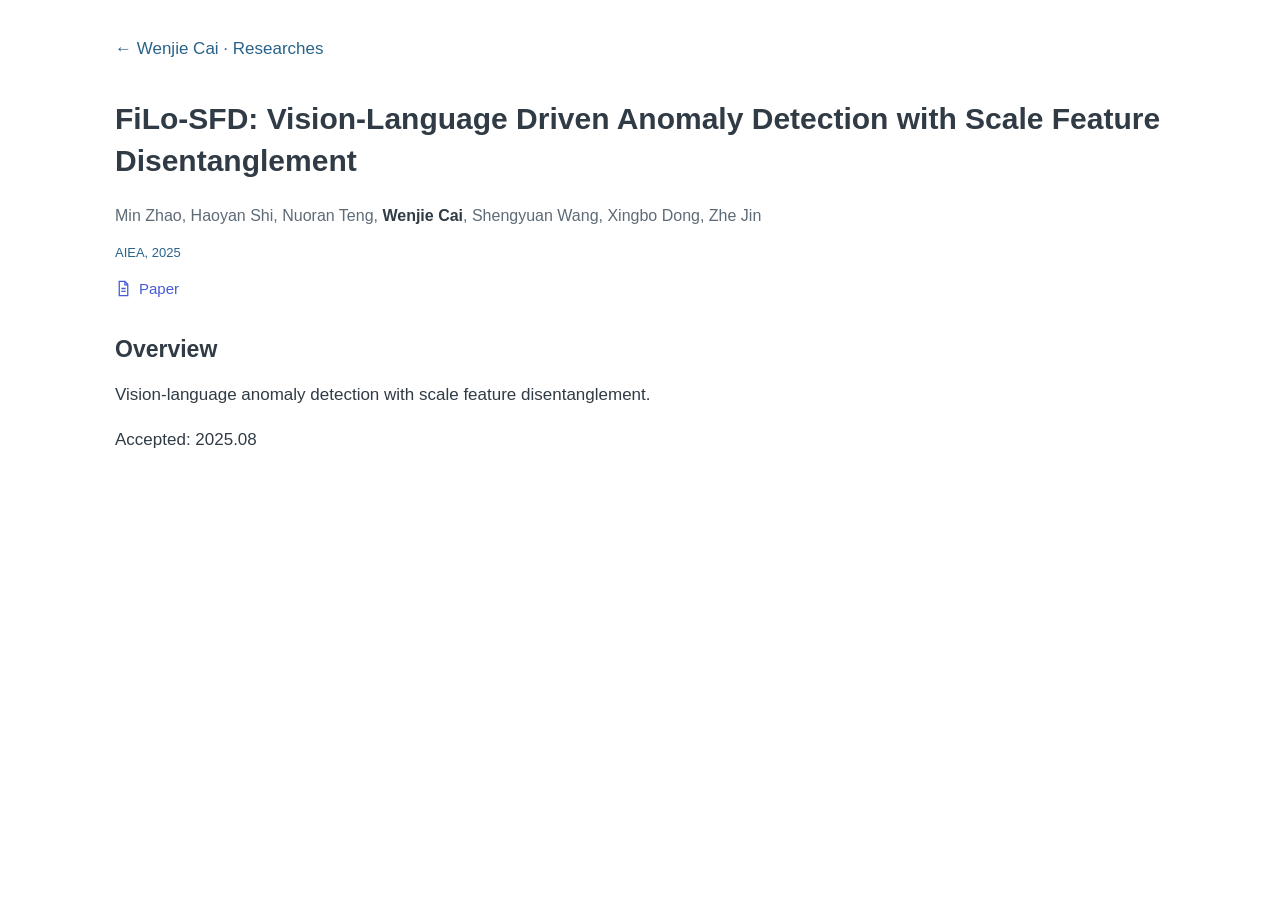
<file: projects/filo-sfd/index.html>
<!doctype html><html lang="en"><head><meta charset="utf-8"><meta name="viewport" content="width=device-width, initial-scale=1"><title>FiLo-SFD | Wenjie Cai</title><meta name="description" content="Wenjie Cai is a master's student at Northwestern Polytechnical University. Research in computer vision, image enhancement and multimodal learning."><link rel="canonical" href="https://echo0517.github.io/projects/filo-sfd/"><meta property="og:type" content="website"><meta property="og:title" content="Wenjie Cai | Academic Homepage"><meta property="og:description" content="Master's student at Northwestern Polytechnical University."><meta property="og:url" content="https://echo0517.github.io/"><meta name="theme-color" content="#ffffff"><link rel="icon" type="image/svg+xml" href="../../images/favicon-chibi.svg?v=2"><link rel="stylesheet" href="../../assets/css/main.css"><link rel="stylesheet" href="../../assets/css/homepage.css"><style>body{padding:35px 24px}.project-page{max-width:1050px;margin:auto}.project-page h1{font-size:30px;line-height:1.4;margin:35px 0 20px}.project-page figure{margin:30px 0}.project-page figure img{width:100%;height:auto}.project-page figcaption{font-size:13px;color:#68747f;margin-top:10px}.project-page .paper-authors{font-size:16px}.project-page h2{font-size:23px;margin-top:35px}</style></head><body><main class="project-page"><a href="../../index.html#researches">← Wenjie Cai · Researches</a><h1>FiLo-SFD: Vision-Language Driven Anomaly Detection with Scale Feature Disentanglement</h1><p class="paper-authors">Min Zhao, Haoyan Shi, Nuoran Teng, <strong>Wenjie Cai</strong>, Shengyuan Wang, Xingbo Dong, Zhe Jin</p><p class="paper-venue">AIEA, 2025</p><div class="paper-links"><a href="https://ieeexplore.ieee.org/abstract/document/11159666" target="_blank" rel="noopener noreferrer"><svg viewBox="0 0 24 24" fill="none" stroke="currentColor" stroke-width="1.8" aria-hidden="true"><path d="M6 2h8l4 4v16H6zM14 2v5h4M9 12h6M9 16h6"/></svg>Paper</a></div><h2>Overview</h2><p>Vision-language anomaly detection with scale feature disentanglement.</p><p>Accepted: 2025.08</p></main></body></html>
</file>
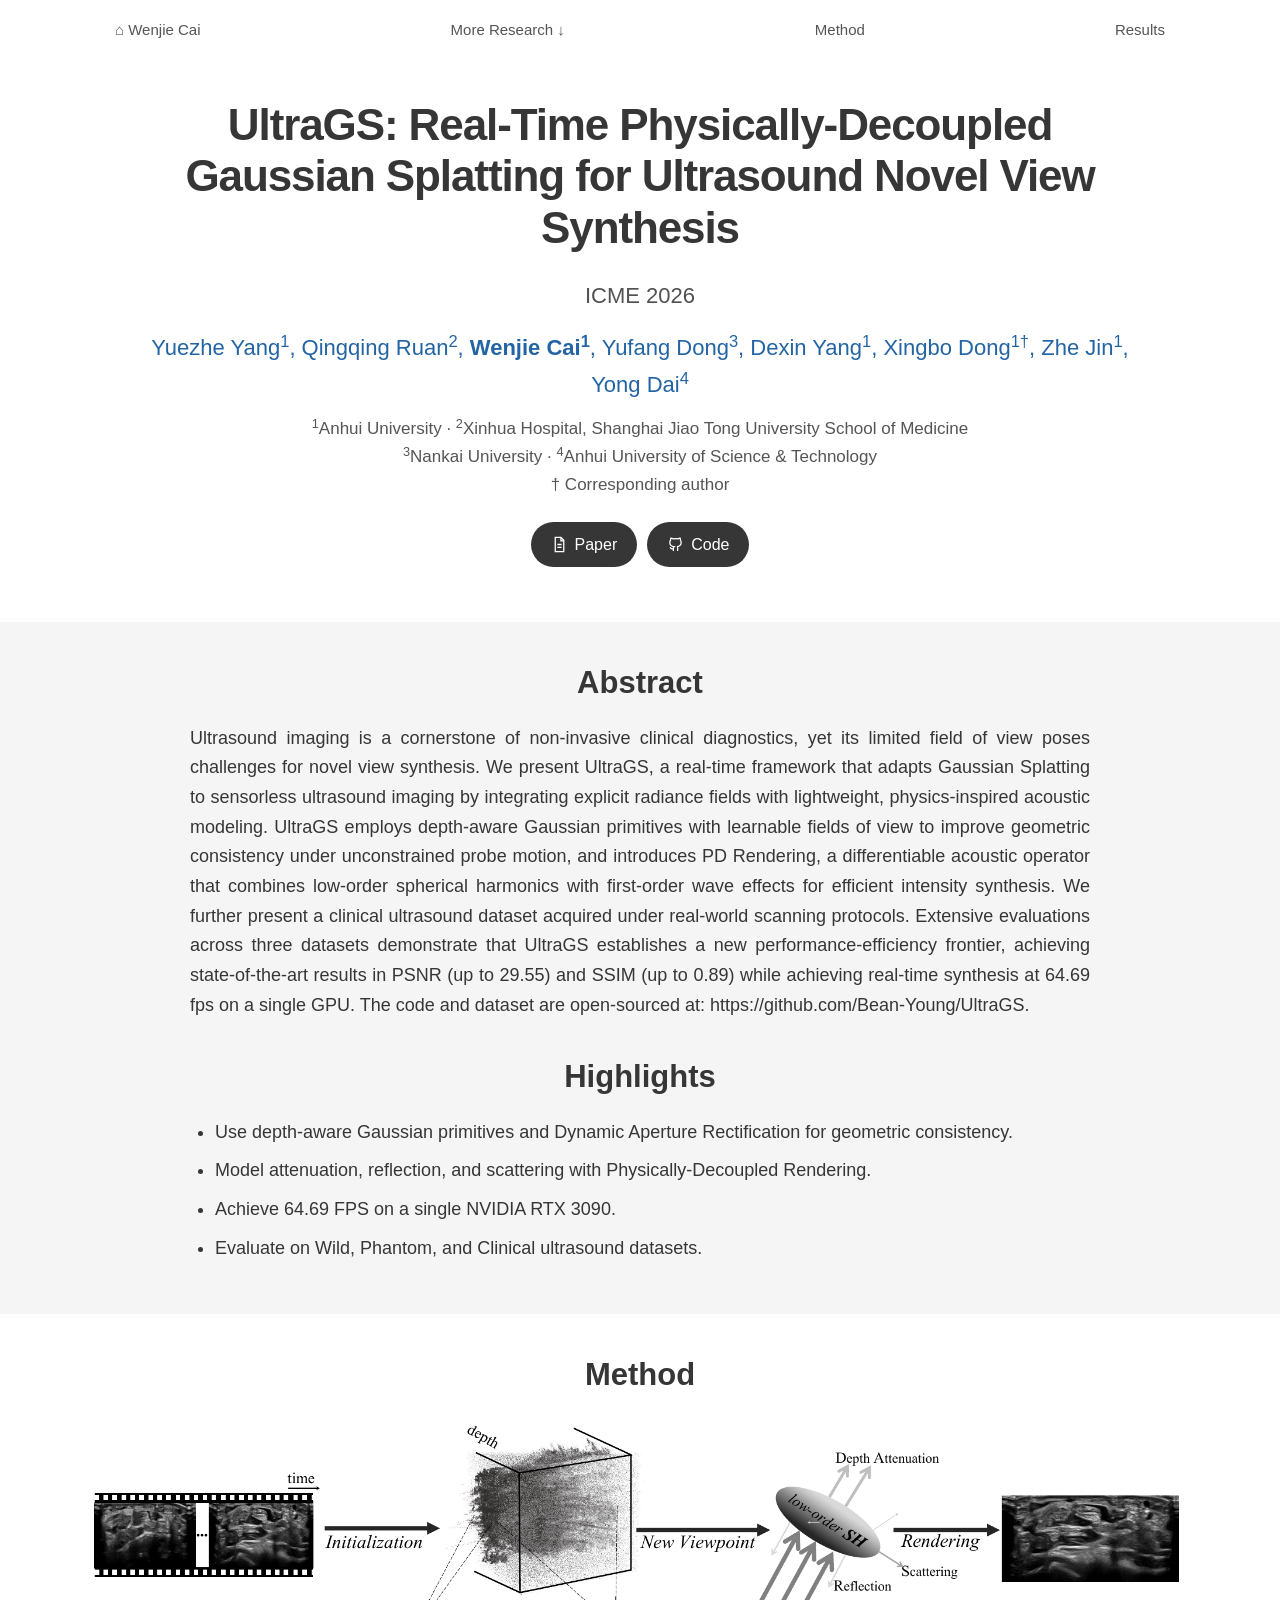
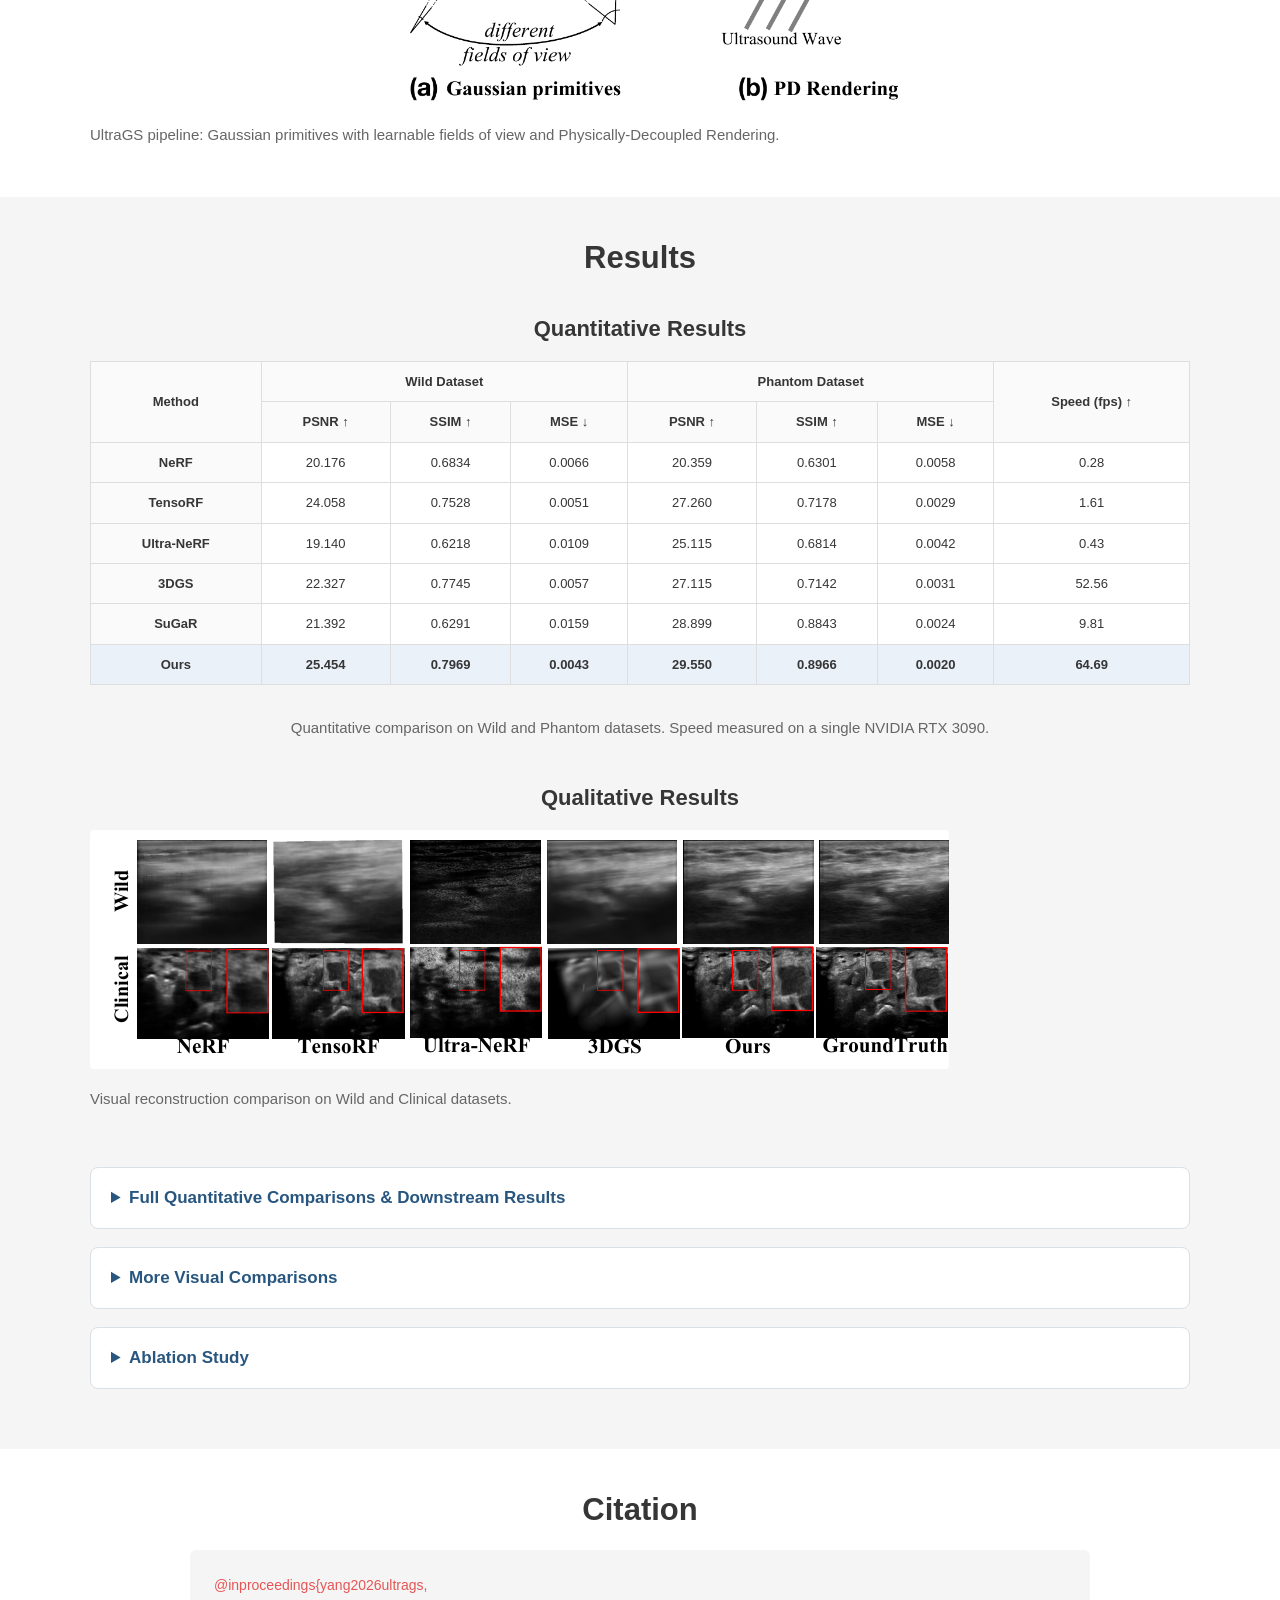
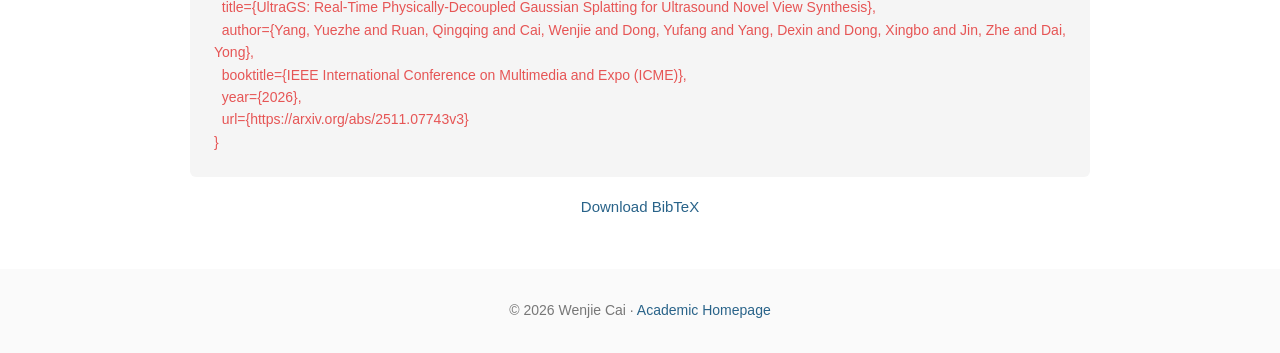
<file: projects/ultrags/index.html>
<!doctype html><html lang="en"><head><meta charset="utf-8"><meta name="viewport" content="width=device-width, initial-scale=1"><title>UltraGS | Wenjie Cai</title><meta name="description" content="Wenjie Cai is a master's student at Northwestern Polytechnical University. Research in computer vision, image enhancement and multimodal learning."><link rel="canonical" href="https://echo0517.github.io/projects/ultrags/"><meta property="og:type" content="website"><meta property="og:title" content="Wenjie Cai | Academic Homepage"><meta property="og:description" content="Master's student at Northwestern Polytechnical University."><meta property="og:url" content="https://echo0517.github.io/"><meta name="theme-color" content="#ffffff"><link rel="icon" type="image/svg+xml" href="../../images/favicon-chibi.svg?v=2"><link rel="stylesheet" href="../../assets/css/main.css"><link rel="stylesheet" href="../../assets/css/homepage.css"><link rel="stylesheet" href="../../assets/css/project.css"></head><body class="research-project"><nav class="project-nav"><a href="../../index.html#researches">⌂ Wenjie Cai</a><a href="../../index.html#researches">More Research ↓</a><a href="#method">Method</a><a href="#results">Results</a></nav><header class="project-hero"><h1>UltraGS: Real-Time Physically-Decoupled Gaussian Splatting for Ultrasound Novel View Synthesis</h1><p class="project-venue">ICME 2026</p><p class="project-authors">Yuezhe Yang<sup>1</sup>, Qingqing Ruan<sup>2</sup>, <strong>Wenjie Cai<sup>1</sup></strong>, Yufang Dong<sup>3</sup>, Dexin Yang<sup>1</sup>, Xingbo Dong<sup>1†</sup>, Zhe Jin<sup>1</sup>, Yong Dai<sup>4</sup></p><p class="project-affiliation"><sup>1</sup>Anhui University · <sup>2</sup>Xinhua Hospital, Shanghai Jiao Tong University School of Medicine<br><sup>3</sup>Nankai University · <sup>4</sup>Anhui University of Science &amp; Technology<br><small>† Corresponding author</small></p><div class="paper-links"><a href="https://arxiv.org/abs/2511.07743v3" target="_blank" rel="noopener noreferrer"><svg viewBox="0 0 24 24" fill="none" stroke="currentColor" stroke-width="1.8" aria-hidden="true"><path d="M6 2h8l4 4v16H6zM14 2v5h4M9 12h6M9 16h6"/></svg>Paper</a><a href="https://github.com/Bean-Young/UltraGS" target="_blank" rel="noopener noreferrer"><svg viewBox="0 0 24 24" fill="none" stroke="currentColor" stroke-width="1.8" aria-hidden="true"><path d="M9 18c-4 1-4-2-5-2M15 21v-4c0-1-.3-2-1-2 4-.5 6-2 6-6 0-1-.5-2-1-3 0-1 0-2-.5-3-2 0-3 1-3 1-2-.5-5-.5-7 0 0 0-1-1-3-1-.5 1-.5 2-.5 3-1 1-1 2-1 3 0 4 2 5.5 6 6-.7.5-1 1-1 2v4"/></svg>Code</a></div></header><section class="project-section shaded"><div class="section-container"><h2>Abstract</h2><p class="abstract-text">Ultrasound imaging is a cornerstone of non-invasive clinical diagnostics, yet its limited field of view poses challenges for novel view synthesis. We present UltraGS, a real-time framework that adapts Gaussian Splatting to sensorless ultrasound imaging by integrating explicit radiance fields with lightweight, physics-inspired acoustic modeling. UltraGS employs depth-aware Gaussian primitives with learnable fields of view to improve geometric consistency under unconstrained probe motion, and introduces PD Rendering, a differentiable acoustic operator that combines low-order spherical harmonics with first-order wave effects for efficient intensity synthesis. We further present a clinical ultrasound dataset acquired under real-world scanning protocols. Extensive evaluations across three datasets demonstrate that UltraGS establishes a new performance-efficiency frontier, achieving state-of-the-art results in PSNR (up to 29.55) and SSIM (up to 0.89) while achieving real-time synthesis at 64.69 fps on a single GPU. The code and dataset are open-sourced at: https://github.com/Bean-Young/UltraGS.</p><h2 class="highlights-heading">Highlights</h2><ul><li>Use depth-aware Gaussian primitives and Dynamic Aperture Rectification for geometric consistency.</li><li>Model attenuation, reflection, and scattering with Physically-Decoupled Rendering.</li><li>Achieve 64.69 FPS on a single NVIDIA RTX 3090.</li><li>Evaluate on Wild, Phantom, and Clinical ultrasound datasets.</li></ul></div></section><section class="project-section " id="method"><div class="section-container wide"><h2>Method</h2><figure class="result-figure"><a href="../../images/projects/ultrags-method.png" target="_blank" rel="noopener" aria-label="Open full-size figure"><img src="../../images/projects/ultrags-method.png" alt="UltraGS pipeline: Gaussian primitives with learnable fields of view and Physically-Decoupled Rendering." loading="lazy"></a><figcaption>UltraGS pipeline: Gaussian primitives with learnable fields of view and Physically-Decoupled Rendering.</figcaption></figure></div></section><section class="project-section shaded" id="results"><div class="section-container wide"><h2>Results</h2><h3>Quantitative Results</h3><div class="result-table"><div class="table-scroll" tabindex="0" role="region" aria-label="Quantitative comparison on Wild and Phantom datasets. Speed measured on a single NVIDIA RTX 3090."><table><thead><tr><th rowspan="2" scope="col">Method</th><th colspan="3" scope="colgroup">Wild Dataset</th><th colspan="3" scope="colgroup">Phantom Dataset</th><th rowspan="2">Speed (fps) ↑</th></tr><tr><th scope="col">PSNR ↑</th><th scope="col">SSIM ↑</th><th scope="col">MSE ↓</th><th scope="col">PSNR ↑</th><th scope="col">SSIM ↑</th><th scope="col">MSE ↓</th></tr></thead><tbody><tr class=""><th scope="row">NeRF</th><td>20.176</td><td>0.6834</td><td>0.0066</td><td>20.359</td><td>0.6301</td><td>0.0058</td><td>0.28</td></tr><tr class=""><th scope="row">TensoRF</th><td>24.058</td><td>0.7528</td><td>0.0051</td><td>27.260</td><td>0.7178</td><td>0.0029</td><td>1.61</td></tr><tr class=""><th scope="row">Ultra-NeRF</th><td>19.140</td><td>0.6218</td><td>0.0109</td><td>25.115</td><td>0.6814</td><td>0.0042</td><td>0.43</td></tr><tr class=""><th scope="row">3DGS</th><td>22.327</td><td>0.7745</td><td>0.0057</td><td>27.115</td><td>0.7142</td><td>0.0031</td><td>52.56</td></tr><tr class=""><th scope="row">SuGaR</th><td>21.392</td><td>0.6291</td><td>0.0159</td><td>28.899</td><td>0.8843</td><td>0.0024</td><td>9.81</td></tr><tr class="ours"><th scope="row">Ours</th><td>25.454</td><td>0.7969</td><td>0.0043</td><td>29.550</td><td>0.8966</td><td>0.0020</td><td>64.69</td></tr></tbody></table></div><p class="figure-caption">Quantitative comparison on Wild and Phantom datasets. Speed measured on a single NVIDIA RTX 3090.</p></div><h3>Qualitative Results</h3><figure class="result-figure"><a href="../../images/projects/ultrags-comparison.png" target="_blank" rel="noopener" aria-label="Open full-size figure"><img src="../../images/projects/ultrags-comparison.png" alt="Visual reconstruction comparison on Wild and Clinical datasets." loading="lazy"></a><figcaption>Visual reconstruction comparison on Wild and Clinical datasets.</figcaption></figure><details class="project-details"><summary>Full Quantitative Comparisons & Downstream Results</summary><div class="details-content"><div class="result-table"><div class="table-scroll" tabindex="0" role="region" aria-label="Quantitative comparison on Wild and Phantom datasets. Speed measured on a single NVIDIA RTX 3090."><table><thead><tr><th rowspan="2" scope="col">Method</th><th colspan="3" scope="colgroup">Wild Dataset</th><th colspan="3" scope="colgroup">Phantom Dataset</th><th rowspan="2">Speed (fps) ↑</th></tr><tr><th scope="col">PSNR ↑</th><th scope="col">SSIM ↑</th><th scope="col">MSE ↓</th><th scope="col">PSNR ↑</th><th scope="col">SSIM ↑</th><th scope="col">MSE ↓</th></tr></thead><tbody><tr class=""><th scope="row">NeRF</th><td>20.176</td><td>0.6834</td><td>0.0066</td><td>20.359</td><td>0.6301</td><td>0.0058</td><td>0.28</td></tr><tr class=""><th scope="row">TensoRF</th><td>24.058</td><td>0.7528</td><td>0.0051</td><td>27.260</td><td>0.7178</td><td>0.0029</td><td>1.61</td></tr><tr class=""><th scope="row">Ultra-NeRF</th><td>19.140</td><td>0.6218</td><td>0.0109</td><td>25.115</td><td>0.6814</td><td>0.0042</td><td>0.43</td></tr><tr class=""><th scope="row">3DGS</th><td>22.327</td><td>0.7745</td><td>0.0057</td><td>27.115</td><td>0.7142</td><td>0.0031</td><td>52.56</td></tr><tr class=""><th scope="row">SuGaR</th><td>21.392</td><td>0.6291</td><td>0.0159</td><td>28.899</td><td>0.8843</td><td>0.0024</td><td>9.81</td></tr><tr class="ours"><th scope="row">Ours</th><td>25.454</td><td>0.7969</td><td>0.0043</td><td>29.550</td><td>0.8966</td><td>0.0020</td><td>64.69</td></tr></tbody></table></div><p class="figure-caption">Quantitative comparison on Wild and Phantom datasets. Speed measured on a single NVIDIA RTX 3090.</p></div><div class="result-table"><div class="table-scroll" tabindex="0" role="region" aria-label="Quantitative comparison on the Clinical Dataset."><table><thead><tr><th rowspan="2" scope="col">Method</th><th colspan="2" scope="colgroup">Case 1</th><th colspan="2" scope="colgroup">Case 2</th><th colspan="2" scope="colgroup">Case 3</th><th colspan="2" scope="colgroup">Case 4</th><th colspan="2" scope="colgroup">Case 5</th><th colspan="2" scope="colgroup">Case 6</th></tr><tr><th scope="col">PSNR ↑</th><th scope="col">SSIM ↑</th><th scope="col">PSNR ↑</th><th scope="col">SSIM ↑</th><th scope="col">PSNR ↑</th><th scope="col">SSIM ↑</th><th scope="col">PSNR ↑</th><th scope="col">SSIM ↑</th><th scope="col">PSNR ↑</th><th scope="col">SSIM ↑</th><th scope="col">PSNR ↑</th><th scope="col">SSIM ↑</th></tr></thead><tbody><tr class=""><th scope="row">NeRF</th><td>18.282</td><td>0.3388</td><td>21.880</td><td>0.5363</td><td>17.329</td><td>0.3835</td><td>23.119</td><td>0.5985</td><td>21.634</td><td>0.5980</td><td>25.376</td><td>0.6660</td></tr><tr class=""><th scope="row">TensoRF</th><td>17.206</td><td>0.3593</td><td>22.787</td><td>0.6378</td><td>19.999</td><td>0.5124</td><td>22.681</td><td>0.5692</td><td>22.252</td><td>0.6816</td><td>26.158</td><td>0.7389</td></tr><tr class=""><th scope="row">Ultra-NeRF</th><td>17.661</td><td>0.2404</td><td>18.194</td><td>0.3994</td><td>19.030</td><td>0.3335</td><td>19.053</td><td>0.4331</td><td>20.648</td><td>0.4971</td><td>22.450</td><td>0.7030</td></tr><tr class=""><th scope="row">3DGS</th><td>17.280</td><td>0.4270</td><td>20.367</td><td>0.5510</td><td>18.524</td><td>0.4420</td><td>21.807</td><td>0.6673</td><td>22.110</td><td>0.6773</td><td>25.927</td><td>0.7333</td></tr><tr class=""><th scope="row">SuGaR</th><td>18.170</td><td>0.4601</td><td>23.831</td><td>0.7085</td><td>20.902</td><td>0.5128</td><td>23.541</td><td>0.6381</td><td>20.135</td><td>0.5923</td><td>27.264</td><td>0.7721</td></tr><tr class="ours"><th scope="row">Ours</th><td>18.846</td><td>0.4978</td><td>24.644</td><td>0.7380</td><td>21.570</td><td>0.5493</td><td>24.030</td><td>0.6719</td><td>22.723</td><td>0.6911</td><td>28.181</td><td>0.7888</td></tr></tbody></table></div><p class="figure-caption">Quantitative comparison on the Clinical Dataset.</p></div></div></details><details class="project-details"><summary>More Visual Comparisons</summary><div class="details-content"><figure class="result-figure"><a href="../../images/projects/ultrags-kidney.png" target="_blank" rel="noopener" aria-label="Open full-size figure"><img src="../../images/projects/ultrags-kidney.png" alt="Kidney visualization comparison on the Clinical Dataset." loading="lazy"></a><figcaption>Kidney visualization comparison on the Clinical Dataset.</figcaption></figure><figure class="result-figure"><a href="../../images/projects/ultrags-case1.png" target="_blank" rel="noopener" aria-label="Open full-size figure"><img src="../../images/projects/ultrags-case1.png" alt="Clinical Dataset: Case 1." loading="lazy"></a><figcaption>Clinical Dataset: Case 1.</figcaption></figure><figure class="result-figure"><a href="../../images/projects/ultrags-case2.png" target="_blank" rel="noopener" aria-label="Open full-size figure"><img src="../../images/projects/ultrags-case2.png" alt="Clinical Dataset: Case 2." loading="lazy"></a><figcaption>Clinical Dataset: Case 2.</figcaption></figure><figure class="result-figure"><a href="../../images/projects/ultrags-case3.png" target="_blank" rel="noopener" aria-label="Open full-size figure"><img src="../../images/projects/ultrags-case3.png" alt="Clinical Dataset: Case 3." loading="lazy"></a><figcaption>Clinical Dataset: Case 3.</figcaption></figure><figure class="result-figure"><a href="../../images/projects/ultrags-case6.png" target="_blank" rel="noopener" aria-label="Open full-size figure"><img src="../../images/projects/ultrags-case6.png" alt="Clinical Dataset: Case 6." loading="lazy"></a><figcaption>Clinical Dataset: Case 6.</figcaption></figure><figure class="result-figure"><a href="../../images/projects/ultrags-wild.png" target="_blank" rel="noopener" aria-label="Open full-size figure"><img src="../../images/projects/ultrags-wild.png" alt="Wild Dataset visual comparison." loading="lazy"></a><figcaption>Wild Dataset visual comparison.</figcaption></figure><figure class="result-figure"><a href="../../images/projects/ultrags-phantom.png" target="_blank" rel="noopener" aria-label="Open full-size figure"><img src="../../images/projects/ultrags-phantom.png" alt="Phantom Dataset visual comparison." loading="lazy"></a><figcaption>Phantom Dataset visual comparison.</figcaption></figure></div></details><details class="project-details"><summary>Ablation Study</summary><div class="details-content"><div class="result-table"><div class="table-scroll" tabindex="0" role="region" aria-label="Ablation study on module removal."><table><thead><tr><th rowspan="2" scope="col">Variant</th><th colspan="2" scope="colgroup">Wild Dataset</th><th colspan="2" scope="colgroup">Phantom Dataset</th></tr><tr><th scope="col">PSNR ↑</th><th scope="col">SSIM ↑</th><th scope="col">PSNR ↑</th><th scope="col">SSIM ↑</th></tr></thead><tbody><tr class=""><th scope="row">w/o Attenuation</th><td>24.115</td><td>0.7732</td><td>28.230</td><td>0.8641</td></tr><tr class=""><th scope="row">w/o Reflection &amp; Scattering</th><td>24.380</td><td>0.7801</td><td>28.512</td><td>0.8715</td></tr><tr class=""><th scope="row">w/o DAR</th><td>23.422</td><td>0.7520</td><td>27.105</td><td>0.8500</td></tr><tr class=""><th scope="row">w/o PD Rendering</th><td>23.887</td><td>0.7610</td><td>27.451</td><td>0.8320</td></tr><tr class="ours"><th scope="row">Ours (Full model)</th><td>25.454</td><td>0.7969</td><td>29.550</td><td>0.8966</td></tr></tbody></table></div><p class="figure-caption">Ablation study on module removal.</p></div><figure class="result-figure"><a href="../../images/projects/ultrags-ablation.png" target="_blank" rel="noopener" aria-label="Open full-size figure"><img src="../../images/projects/ultrags-ablation.png" alt="Ablation visualization: acquisition views, iterations, acoustic effects, and core modules." loading="lazy"></a><figcaption>Ablation visualization: acquisition views, iterations, acoustic effects, and core modules.</figcaption></figure></div></details></div></section><section class="project-section"><div class="section-container"><h2>Citation</h2><pre><code>@inproceedings{yang2026ultrags,
  title={UltraGS: Real-Time Physically-Decoupled Gaussian Splatting for Ultrasound Novel View Synthesis},
  author={Yang, Yuezhe and Ruan, Qingqing and Cai, Wenjie and Dong, Yufang and Yang, Dexin and Dong, Xingbo and Jin, Zhe and Dai, Yong},
  booktitle={IEEE International Conference on Multimedia and Expo (ICME)},
  year={2026},
  url={https://arxiv.org/abs/2511.07743v3}
}</code></pre><p class="figure-caption"><a href="../../citations/ultrags.bib" download>Download BibTeX</a></p></div></section><footer class="project-footer">© 2026 Wenjie Cai · <a href="../../index.html">Academic Homepage</a></footer><script src="../../assets/js/project.js"></script></body></html>
</file>
<file: assets/css/main.css>
a:focus{outline:thin dotted #f89406;outline:5px auto #f89406;outline-offset:-2px}*,*:before,*:after{-moz-box-sizing:border-box;-webkit-box-sizing:border-box;box-sizing:border-box}html{box-sizing:border-box;background-color:#fff;font-size:15px;-webkit-text-size-adjust:100%;-ms-text-size-adjust:100%}body{margin:0}::-moz-selection{color:#fff;background:#000}::selection{color:#fff;background:#000}article,aside,details,figcaption,figure,footer,header,hgroup,main,nav,section{display:block}audio,canvas,video{display:inline-block;*display:inline;*zoom:1}audio:not([controls]){display:none}a{color:#224b8d}a:hover,a:active{outline:0}sub,sup{position:relative;font-size:75%;line-height:0;vertical-align:baseline}sup{top:-0.5em}sub{bottom:-0.25em}img{max-width:100%;width:auto\9;height:auto;vertical-align:middle;border:0;-ms-interpolation-mode:bicubic}#map_canvas img,.google-maps img{max-width:none}button,input,select,textarea{margin:0;font-size:100%;vertical-align:middle}button,input{*overflow:visible;line-height:normal}button::-moz-focus-inner,input::-moz-focus-inner{padding:0;border:0}button,html input[type="button"],input[type="reset"],input[type="submit"]{-webkit-appearance:button;cursor:pointer}label,select,button,input[type="button"],input[type="reset"],input[type="submit"],input[type="radio"],input[type="checkbox"]{cursor:pointer}input[type="search"]{box-sizing:content-box;-webkit-appearance:textfield}input[type="search"]::-webkit-search-decoration,input[type="search"]::-webkit-search-cancel-button{-webkit-appearance:none}textarea{overflow:auto;vertical-align:top}html{position:relative;min-height:100%}body{margin:0;padding:0;padding-bottom:0em;color:#494e52;font-family:"Trebuchet MS",sans-serif;line-height:1.5}body.overflow--hidden{overflow:hidden}h1,h2,h3,h4,h5,h6{margin:1em 0 0.5em;line-height:1.2;font-family:"Trebuchet MS",sans-serif;font-weight:bold}h1{margin-top:1em;font-size:1.4em}h2{font-size:1.2em}h3{font-size:1em}h4{font-size:1em}h5{font-size:1em}h6{font-size:1em}small,.small{font-size:1em}p{margin-bottom:0.5em}u,ins{text-decoration:none;border-bottom:1px solid #494e52}u a,ins a{color:inherit}ul{padding-inline-start:2em;margin-block-start:0.5em}del a{color:inherit}p,pre,blockquote,ul,ol,dl,figure,table,fieldset{orphans:3;widows:3}abbr[title],abbr[data-original-title]{text-decoration:none;cursor:help;border-bottom:1px dotted #494e52}blockquote{margin:2em 1em 2em 0;padding-left:1em;padding-right:1em;font-style:italic;border-left:0.25em solid #7a8288}blockquote cite{font-style:italic}blockquote cite:before{content:"\2014";padding-right:5px}a:hover,a:active{outline:0}tt,code,kbd,samp,pre{font-family:"Trebuchet MS",sans-serif;color:#E65555}pre{overflow-x:auto}p>code,a>code,li>code,figcaption>code,td>code{padding-top:0.1rem;padding-bottom:0.1rem;font-size:1em;background:#EDEDEB;border:1px solid #f2f3f3;border-radius:4px;box-shadow:0 1px 1px rgba(0,0,0,0.125)}p>code:before,p>code:after,a>code:before,a>code:after,li>code:before,li>code:after,figcaption>code:before,figcaption>code:after,td>code:before,td>code:after{letter-spacing:-0.2em;content:"\00a0"}hr{display:block;margin:1em 0;border:0;border-top:1px solid #f2f3f3}ul li,ol li{margin-bottom:0.5em}li ul,li ol{margin-top:0.5em}figure{display:-webkit-box;display:flex;-webkit-box-pack:justify;justify-content:space-between;-webkit-box-align:start;align-items:flex-start;flex-wrap:wrap;margin:2em 0}figure img,figure iframe,figure .fluid-width-video-wrapper{margin-bottom:1em}figure img{width:100%;border-radius:4px;-webkit-transition:all 0.2s ease-in-out;transition:all 0.2s ease-in-out}figure>a{display:block}@media (min-width: 37.5em){figure.half>a,figure.half>img{width:calc(50% - 0.5em)}}figure.half figcaption{width:100%}@media (min-width: 37.5em){figure.third>a,figure.third>img{width:calc(33.3333% - 0.5em)}}figure.third figcaption{width:100%}figcaption{margin-bottom:0.5em;color:#777a7d;font-family:"Trebuchet MS",sans-serif;font-size:1em}figcaption a{color:inherit;text-decoration:none;border-bottom:1px solid #bdc1c4;-webkit-transition:all 0.2s ease-in-out;transition:all 0.2s ease-in-out}figcaption a:hover{color:#000;border-bottom-color:#000}svg:not(:root){overflow:hidden}nav ul{margin:0;padding:0}nav li{list-style:none}nav a{text-decoration:none}nav ul li,nav ol li{margin-bottom:0}nav li ul,nav li ol{margin-top:0}b,i,strong,em,blockquote,p,q,span,figure,img,h1,h2,header,input,a,tr,td,form button,input[type="submit"],.btn,#goog-wm-sb,.highlight,.archive__item-teaser{-webkit-transition:all 0.2s ease-in-out;transition:all 0.2s ease-in-out}.hidden{display:none;visibility:hidden}.load{display:none}.transparent{opacity:0}.visually-hidden,.screen-reader-text,.screen-reader-text span,.screen-reader-shortcut{position:absolute !important;clip:rect(1px, 1px, 1px, 1px);height:1px !important;width:1px !important;border:0 !important;overflow:hidden}body:hover .visually-hidden a,body:hover .visually-hidden input,body:hover .visually-hidden button{display:none !important}.screen-reader-text:focus,.screen-reader-shortcut:focus{clip:auto !important;height:auto !important;width:auto !important;display:block;font-size:1em;font-weight:bold;padding:15px 23px 14px;background:#fff;z-index:100000;text-decoration:none;box-shadow:0 0 2px 2px rgba(0,0,0,0.6)}.skip-link{position:fixed;z-index:20;margin:0;font-family:"Trebuchet MS",sans-serif;white-space:nowrap}.skip-link li{height:0;width:0;list-style:none}.text-left{text-align:left}.text-center{text-align:center}.text-right{text-align:right}.text-justify{text-align:justify}.text-nowrap{white-space:nowrap}.cf{clear:both}.wrapper{max-width:925px;margin-left:auto;margin-right:auto}.wrapper:after{content:" ";display:block;clear:both}.align-left{display:block;margin-left:auto;margin-right:auto}@media (min-width: 37.5em){.align-left{float:left;margin-right:1em}}.align-right{display:block;margin-left:auto;margin-right:auto}@media (min-width: 37.5em){.align-right{float:right;margin-left:1em}}.align-center{display:block;margin-left:auto;margin-right:auto}@media (min-width: 57.8125em){.full{margin-right:-19.4915254237% !important}}.icon{display:inline-block;fill:currentColor;width:1em;height:1.1em;line-height:1;position:relative;top:-0.1em;vertical-align:middle}.social-icons .fa{color:#000}.social-icons .fa-behance,.social-icons .fa-behance-square{color:#1769FF}.social-icons .fa-dribbble{color:#ea4c89}.social-icons .fa-facebook,.social-icons .fa-facebook-square{color:#3b5998}.social-icons .fa-flickr{color:#ff0084}.social-icons .fa-foursquare{color:#0072b1}.social-icons .fa-github,.social-icons .fa-github-alt,.social-icons .fa-github-square{color:#171516}.social-icons .fa-google-plus,.social-icons .fa-google-plus-square{color:#dd4b39}.social-icons .fa-instagram{color:#517fa4}.social-icons .fa-lastfm,.social-icons .fa-lastfm-square{color:#d51007}.social-icons .fa-linkedin,.social-icons .fa-linkedin-square{color:#007bb6}.social-icons .fa-pinterest,.social-icons .fa-pinterest-p,.social-icons .fa-pinterest-square{color:#cb2027}.social-icons .fa-rss,.social-icons .fa-rss-square{color:#fa9b39}.social-icons .fa-soundcloud{color:#f30}.social-icons .fa-stack-exchange,.social-icons .fa-stack-overflow{color:#fe7a15}.social-icons .fa-tumblr,.social-icons .fa-tumblr-square{color:#32506d}.social-icons .fa-twitter,.social-icons .fa-twitter-square{color:#55acee}.social-icons .fa-vimeo,.social-icons .fa-vimeo-square{color:#1ab7ea}.social-icons .fa-vine{color:#00bf8f}.social-icons .fa-youtube,.social-icons .fa-youtube-square,.social-icons .fa-youtube-play{color:#b00}.social-icons .fa-xing,.social-icons .fa-xing-square{color:#006567}.navicon{position:relative;width:28px;height:4px;background:#fff;margin:auto;-webkit-transition:0.3s;transition:0.3s}.navicon:before,.navicon:after{content:"";position:absolute;left:0;width:28px;height:4px;background:#fff;-webkit-transition:0.3s;transition:0.3s}.navicon:before{top:-8px}.navicon:after{bottom:-8px}.close .navicon{background:transparent}.close .navicon:before,.close .navicon:after{-webkit-transform-origin:50% 50%;-ms-transform-origin:50% 50%;transform-origin:50% 50%;top:0;width:28px}.close .navicon:before{-webkit-transform:rotate3d(0, 0, 1, 45deg);transform:rotate3d(0, 0, 1, 45deg)}.close .navicon:after{-webkit-transform:rotate3d(0, 0, 1, -45deg);transform:rotate3d(0, 0, 1, -45deg)}@media (min-width: 57.8125em){.sticky{clear:both;position:-webkit-sticky;position:sticky;top:6em}.sticky::after{clear:both;content:"";display:table}.sticky>*{display:block}}.well{min-height:20px;padding:19px;margin-bottom:20px;background-color:#f5f5f5;border:1px solid #e3e3e3;border-radius:4px;box-shadow:inset 0 1px 1px rgba(0,0,0,0.05)}.show-modal{overflow:hidden;position:relative}.show-modal:before{position:absolute;content:"";top:0;left:0;width:100%;height:100%;z-index:999;background-color:rgba(255,255,255,0.85)}.show-modal .modal{display:block}.modal{display:none;position:fixed;width:300px;top:50%;left:50%;margin-left:-150px;margin-top:-150px;min-height:0;z-index:9999;background:#fff;border:1px solid #f2f3f3;border-radius:4px;box-shadow:0 1px 1px rgba(0,0,0,0.125)}.modal__title{margin:0;padding:0.5em 1em}.modal__supporting-text{padding:0 1em 0.5em 1em}.modal__actions{padding:0.5em 1em;border-top:1px solid #f2f3f3}.footnote{color:#9ba1a6;text-decoration:none}.footnotes{color:#9ba1a6}.footnotes ol,.footnotes li,.footnotes p{margin-bottom:0;font-size:1em}a.reversefootnote{color:#7a8288;text-decoration:none}a.reversefootnote:hover{text-decoration:underline}.required{color:#ee5f5b;font-weight:bold}@-webkit-keyframes intro{0%{opacity:0}100%{opacity:1}}@keyframes intro{0%{opacity:0}100%{opacity:1}}table{margin-bottom:1em;width:100%;font-family:"Trebuchet MS",sans-serif;font-size:1em;border-collapse:collapse}table+table{margin-top:1em}thead{background-color:#f2f3f3}th{padding:0.5em;font-weight:bold;text-align:left}tr{padding-bottom:.5em;padding-top:.5em}td{padding:.5em;border-bottom:1px solid #bdc1c4}tr,td,th{vertical-align:middle}.btn,#goog-wm-sb{display:inline-block;margin-bottom:0.25em;padding:0.5em 1em;color:#fff !important;font-family:"Trebuchet MS",sans-serif;font-size:1em;font-weight:bold;text-align:center;text-decoration:none;background-color:#7a8288;border:0 !important;border-radius:4px;cursor:pointer}.btn:hover,#goog-wm-sb:hover{background-color:#333}.btn .icon,#goog-wm-sb .icon{margin-right:0.5em}.btn .icon+.hidden,#goog-wm-sb .icon+.hidden{margin-left:-0.5em}.btn--block{display:block;width:100%}.btn--block+.btn--block{margin-top:0.25em}.btn--inverse{color:#7a8288 !important;border:1px solid #bdc1c4 !important;background-color:#fff}.btn--inverse:hover{color:#fff !important;border-color:#7a8288}.btn--light-outline{border:1px solid #fff !important;background-color:transparent}.btn--info{background-color:#224b8d}.btn--info:hover{background-color:#1b3c71}.btn--warning{background-color:#f89406}.btn--warning:hover{background-color:#c67605}.btn--success{background-color:#62c462}.btn--success:hover{background-color:#4e9d4e}.btn--danger{background-color:#ee5f5b}.btn--danger:hover{background-color:#be4c49}.btn--disabled{pointer-events:none;cursor:not-allowed;filter:alpha(opacity=65);box-shadow:none;opacity:0.65}.btn--facebook{background-color:#3b5998}.btn--facebook:hover{background-color:#2f477a}.btn--twitter{background-color:#55acee}.btn--twitter:hover{background-color:#448abe}.btn--google-plus{background-color:#dd4b39}.btn--google-plus:hover{background-color:#b13c2e}.btn--linkedin{background-color:#007bb6}.btn--linkedin:hover{background-color:#006292}.btn--x-large{font-size:1.2em}.btn--large{font-size:1em}.btn--small{font-size:.6875em}.notice{margin:2em 0 !important;padding:1em;font-family:"Trebuchet MS",sans-serif;font-size:1em !important;text-indent:initial;background-color:#f8f9f9;border-radius:4px;box-shadow:0 1px 1px rgba(189,193,196,0.25)}.notice h4{margin-top:0 !important;margin-bottom:0.75em}.page__content .notice h4{margin-bottom:0;font-size:1em}.notice p:last-child{margin-bottom:0 !important}.notice h4+p{margin-top:0;padding-top:0}.notice a{color:#bdc1c4}.notice a:hover{color:#717476}.notice code{background-color:#fcfcfc}.notice ul:last-child{margin-bottom:0}.notice--primary{margin:2em 0 !important;padding:1em;font-family:"Trebuchet MS",sans-serif;font-size:1em !important;text-indent:initial;background-color:#f2f3f3;border-radius:4px;box-shadow:0 1px 1px rgba(122,130,136,0.25)}.notice--primary h4{margin-top:0 !important;margin-bottom:0.75em}.page__content .notice--primary h4{margin-bottom:0;font-size:1em}.notice--primary p:last-child{margin-bottom:0 !important}.notice--primary h4+p{margin-top:0;padding-top:0}.notice--primary a{color:#7a8288}.notice--primary a:hover{color:#494e52}.notice--primary code{background-color:#f8f9f9}.notice--primary ul:last-child{margin-bottom:0}.notice--info{margin:2em 0 !important;padding:1em;font-family:"Trebuchet MS",sans-serif;font-size:1em !important;text-indent:initial;background-color:#e9edf4;border-radius:4px;box-shadow:0 1px 1px rgba(34,75,141,0.25)}.notice--info h4{margin-top:0 !important;margin-bottom:0.75em}.page__content .notice--info h4{margin-bottom:0;font-size:1em}.notice--info p:last-child{margin-bottom:0 !important}.notice--info h4+p{margin-top:0;padding-top:0}.notice--info a{color:#224b8d}.notice--info a:hover{color:#142d55}.notice--info code{background-color:#f4f6f9}.notice--info ul:last-child{margin-bottom:0}.notice--warning{margin:2em 0 !important;padding:1em;font-family:"Trebuchet MS",sans-serif;font-size:1em !important;text-indent:initial;background-color:#fef4e6;border-radius:4px;box-shadow:0 1px 1px rgba(248,148,6,0.25)}.notice--warning h4{margin-top:0 !important;margin-bottom:0.75em}.page__content .notice--warning h4{margin-bottom:0;font-size:1em}.notice--warning p:last-child{margin-bottom:0 !important}.notice--warning h4+p{margin-top:0;padding-top:0}.notice--warning a{color:#f89406}.notice--warning a:hover{color:#955904}.notice--warning code{background-color:#fffaf3}.notice--warning ul:last-child{margin-bottom:0}.notice--success{margin:2em 0 !important;padding:1em;font-family:"Trebuchet MS",sans-serif;font-size:1em !important;text-indent:initial;background-color:#eff9ef;border-radius:4px;box-shadow:0 1px 1px rgba(98,196,98,0.25)}.notice--success h4{margin-top:0 !important;margin-bottom:0.75em}.page__content .notice--success h4{margin-bottom:0;font-size:1em}.notice--success p:last-child{margin-bottom:0 !important}.notice--success h4+p{margin-top:0;padding-top:0}.notice--success a{color:#62c462}.notice--success a:hover{color:#3b763b}.notice--success code{background-color:#f7fcf7}.notice--success ul:last-child{margin-bottom:0}.notice--danger{margin:2em 0 !important;padding:1em;font-family:"Trebuchet MS",sans-serif;font-size:1em !important;text-indent:initial;background-color:#fdefef;border-radius:4px;box-shadow:0 1px 1px rgba(238,95,91,0.25)}.notice--danger h4{margin-top:0 !important;margin-bottom:0.75em}.page__content .notice--danger h4{margin-bottom:0;font-size:1em}.notice--danger p:last-child{margin-bottom:0 !important}.notice--danger h4+p{margin-top:0;padding-top:0}.notice--danger a{color:#ee5f5b}.notice--danger a:hover{color:#8f3937}.notice--danger code{background-color:#fef7f7}.notice--danger ul:last-child{margin-bottom:0}.masthead{position:sticky;top:0;background-color:white;border-bottom:1px solid #f2f3f3;-webkit-animation:intro 0.3s both;animation:intro 0.3s both;-webkit-animation-delay:0.15s;animation-delay:0.15s;z-index:20}.masthead__inner-wrap{max-width:925px;margin-left:auto;margin-right:auto;clear:both;padding:.5em;font-family:"Trebuchet MS",Helvetica,"Source Han Sans","Microsoft YaHei",sans-serif}.masthead__inner-wrap:after{content:" ";display:block;clear:both}.masthead__inner-wrap::after{clear:both;content:"";display:table}@media (min-width: 80em){.masthead__inner-wrap{max-width:1280px}}.masthead__inner-wrap nav{z-index:10}.masthead__inner-wrap a{text-decoration:none}.masthead__menu ul{margin:0;padding:0;clear:both;list-style-type:none}@media (min-width: 48em){.masthead__menu-home-item{display:block !important}}.masthead__menu-home-item img,.masthead__menu-home-item a{vertical-align:middle}.masthead__menu-item{display:block;list-style-type:none;white-space:nowrap}.masthead__menu-item--lg{padding-right:2em;font-weight:700}.breadcrumbs{max-width:925px;margin-left:auto;margin-right:auto;clear:both;margin-top:0;margin-bottom:0;padding-left:2em;padding-right:2em;font-family:"Trebuchet MS",sans-serif;-webkit-animation:intro 0.3s both;animation:intro 0.3s both;-webkit-animation-delay:0.30s;animation-delay:0.30s}.breadcrumbs:after{content:" ";display:block;clear:both}.breadcrumbs::after{clear:both;content:"";display:table}@media (min-width: 57.8125em){.breadcrumbs{padding-left:1em;padding-right:1em}}@media (min-width: 80em){.breadcrumbs{max-width:1280px}}.breadcrumbs ol{padding:0;list-style:none;font-size:1em}@media (min-width: 57.8125em){.breadcrumbs ol{width:83.0508474576%;float:right;margin-right:0}}@media (min-width: 80em){.breadcrumbs ol{padding-left:4.2372881356%}}.breadcrumbs li{display:inline}.breadcrumbs .current{font-weight:bold}.pagination{clear:both;width:100%;float:left;margin-left:0;margin-right:0;clear:both;margin-top:1em;padding-top:1em}.pagination::after{clear:both;content:"";display:table}.pagination ul{margin:0;padding:0;list-style-type:none;font-family:"Trebuchet MS",sans-serif}.pagination li{display:block;float:left;margin-left:-1px}.pagination li a{margin-bottom:0.25em;padding:0.5em 1em;font-family:"Trebuchet MS",sans-serif;font-size:14px;font-weight:bold;line-height:1.5;text-align:center;text-decoration:none;color:#9ba1a6;border:1px solid #bdc1c4;border-radius:0}.pagination li a:hover{color:#1a386a}.pagination li a.current{color:#fff;background:#7a8288}.pagination li a.disabled{color:#dee0e1;pointer-events:none;cursor:not-allowed}.pagination li:first-child{margin-left:0}.pagination li:first-child a{border-top-left-radius:4px;border-bottom-left-radius:4px}.pagination li:last-child a{border-top-right-radius:4px;border-bottom-right-radius:4px}.pagination--pager{display:block;padding:1em 2em;float:left;width:50%;font-family:"Trebuchet MS",sans-serif;font-size:1em;font-weight:bold;text-align:center;text-decoration:none;color:#bdc1c4;border:1px solid #bdc1c4;border-radius:4px}.pagination--pager:hover{color:#1a386a}.pagination--pager:first-child{border-top-right-radius:0;border-bottom-right-radius:0}.pagination--pager:last-child{margin-left:-1px;border-top-left-radius:0;border-bottom-left-radius:0}.pagination--pager.disabled{color:#dee0e1;pointer-events:none;cursor:not-allowed}.page__content+.pagination,.page__meta+.pagination,.comment__date+.pagination,.page__share+.pagination,.page__comments+.pagination{margin-top:2em;padding-top:2em;border-top:1px solid #f2f3f3}.greedy-nav{position:relative;min-width:250px;background:#fff}.greedy-nav a{display:block;margin:0 1rem;padding:0.5rem 0;color:#7a8288;text-decoration:none}.greedy-nav a:hover{color:#5c6266}.greedy-nav button{position:absolute;height:100%;right:0;padding:0 0.5rem;border:0;outline:none;background-color:#7a8288;color:#fff;cursor:pointer}.greedy-nav .visible-links{display:table}.greedy-nav .visible-links li{display:table-cell;vertical-align:middle}.greedy-nav .visible-links li:first-child{font-weight:bold}.greedy-nav .visible-links li:first-child a{margin-left:0}.greedy-nav .visible-links li:last-child a{margin-right:0}.greedy-nav .visible-links a{position:relative}.greedy-nav .visible-links a:before{content:"";position:absolute;left:0;bottom:0;height:4px;background:#bdc1c4;width:100%;-webkit-transition:all 0.2s ease-in-out;transition:all 0.2s ease-in-out;-webkit-transform:scaleX(0);-ms-transform:scaleX(0);transform:scaleX(0)}.greedy-nav .visible-links a:hover:before{-webkit-transform:scaleX(1);-ms-transform:scaleX(1);transform:scaleX(1)}.greedy-nav .hidden-links{position:absolute;top:100%;right:0;margin-top:15px;padding:5px;border:1px solid #f2f3f3;border-radius:4px;background:#fff;box-shadow:0 0 10px rgba(0,0,0,0.25)}.greedy-nav .hidden-links a{margin:0;padding:10px 20px;font-size:1em}.greedy-nav .hidden-links a:hover{color:#5c6266;background:#dee0e1}.greedy-nav .hidden-links:before{content:"";position:absolute;top:-11px;right:10px;width:0;border-style:solid;border-width:0 10px 10px;border-color:#f2f3f3 transparent;display:block;z-index:0}.greedy-nav .hidden-links:after{content:"";position:absolute;top:-10px;right:10px;width:0;border-style:solid;border-width:0 10px 10px;border-color:#fff transparent;display:block;z-index:1}.greedy-nav .hidden-links li{display:block;border-bottom:1px solid #f2f3f3}.greedy-nav .hidden-links li:last-child{border-bottom:none}.nav__list{font-size:1.25rem}.nav__list ul{margin-bottom:1em}.nav__list a{display:block;padding:0.125em 0;color:inherit}.nav__list a:hover{text-decoration:underline}.nav__list .active{margin-left:-0.5em;padding-left:0.5em;padding-right:0.5em;color:#fff;font-weight:bold;background:#7a8288;border-radius:4px}.nav__list .active:hover{color:#fff}.nav__title{margin:0;padding:0.5rem 1rem;font-family:"Trebuchet MS",Helvetica,"Source Han Sans","Microsoft YaHei",sans-serif;font-size:1em;font-weight:bold}.nav__sub-title{display:block;margin:0.5rem 0;padding:0.5rem 0;font-family:"Trebuchet MS",Helvetica,"Source Han Sans","Microsoft YaHei",sans-serif;font-size:1em;font-weight:bold;text-transform:uppercase;border-bottom:1px solid #f2f3f3}.toc{font-family:"Trebuchet MS",Helvetica,"Source Han Sans","Microsoft YaHei",sans-serif;color:#7a8288;text-transform:uppercase;letter-spacing:1px;background-color:#fff;border:1px solid #f2f3f3;border-radius:4px;box-shadow:0 1px 1px rgba(0,0,0,0.125)}.toc .nav__title{color:#fff;font-size:1em;background:#7a8288;border-top-left-radius:4px;border-top-right-radius:4px}.toc__menu{margin:0;padding:0;width:100%;list-style:none;font-size:0.8rem}.toc__menu a{display:block;padding:0.5rem 1rem;color:#7a8288;font-size:.6875em;font-weight:bold;line-height:1.5;border-bottom:1px solid #f2f3f3}.toc__menu a:hover{color:#000;background:#f2f3f3}.toc__menu>li:last-child a{border-bottom:none}.toc__menu li ul>li a{padding-left:2rem;font-weight:normal}.toc__menu li>ul li{display:none}@media (min-width: 48em){.toc__menu li>ul li{display:block}}.page__footer{clear:both;float:left;margin-left:0;margin-right:0;width:100%;clear:both;position:absolute;bottom:0em;height:auto;margin-top:3em;color:#9ba1a6;-webkit-animation:intro 0.3s both;animation:intro 0.3s both;-webkit-animation-delay:0.45s;animation-delay:0.45s;background-color:#f2f3f3;border-top:1px solid #bdc1c4}.page__footer::after{clear:both;content:"";display:table}.page__footer footer{clear:both;margin-left:auto;margin-right:auto;margin-top:2em;max-width:100%;padding:0 1em 2em}.page__footer footer::after{clear:both;content:"";display:table}@media (min-width: 80em){.page__footer footer{max-width:1280px}}.page__footer a{color:inherit;text-decoration:none}.page__footer a:hover{text-decoration:underline}.page__footer .fas,.page__footer .fab,.page__footer .far,.page__footer .fal{color:#9ba1a6}.page__footer-copyright{font-family:"Trebuchet MS",sans-serif;font-size:.6875em}.page__footer-follow ul{margin:0;padding:0;list-style-type:none}.page__footer-follow li{display:inline-block;padding-top:5px;padding-bottom:5px;font-family:"Trebuchet MS",Helvetica,"Source Han Sans","Microsoft YaHei",sans-serif;font-size:1em;text-transform:uppercase}.page__footer-follow li+li:before{content:"";padding-right:5px}.page__footer-follow a{padding-right:10px;font-weight:bold}.page__footer-follow .social-icons a{white-space:nowrap}div.highlighter-rouge,figure.highlight{position:relative;margin-bottom:1em;padding:1em;border:1px solid #f2f3f3;border-radius:4px;background-color:#EDEDEB;box-shadow:0 1px 1px rgba(0,0,0,0.125)}div.highlighter-rouge:before,figure.highlight:before{position:absolute;top:0;right:0;padding:0.5em;background-color:#f2f3f3;content:"\f121";font-family:"fontawesome" !important;font-size:1em;line-height:1;text-transform:none;speak:none}div.highlighter-rouge .highlight,figure.highlight .highlight{margin:0;font-family:Monaco,Consolas,"Lucida Console",monospace;font-size:.6875em;line-height:1.8}.highlight table td{padding:5px}.highlight table pre{margin:0}.highlight .c{color:#93a1a1}.highlight .err{color:#586e75}.highlight .g{color:#586e75}.highlight .k{color:#859900}.highlight .l{color:#586e75}.highlight .n{color:#586e75}.highlight .o{color:#859900}.highlight .x{color:#cb4b16}.highlight .p{color:#586e75}.highlight .cm{color:#93a1a1}.highlight .cp{color:#859900}.highlight .c1{color:#93a1a1}.highlight .cs{color:#859900}.highlight .gd{color:#2aa198}.highlight .ge{color:#586e75;font-style:italic}.highlight .gr{color:#dc322f}.highlight .gh{color:#cb4b16}.highlight .gi{color:#859900}.highlight .go{color:#586e75}.highlight .gp{color:#586e75}.highlight .gs{color:#586e75;font-weight:bold}.highlight .gu{color:#cb4b16}.highlight .gt{color:#586e75}.highlight .kc{color:#cb4b16}.highlight .kd{color:#22b3eb}.highlight .kn{color:#859900}.highlight .kp{color:#859900}.highlight .kr{color:#22b3eb}.highlight .kt{color:#dc322f}.highlight .ld{color:#586e75}.highlight .m{color:#2aa198}.highlight .s{color:#2aa198}.highlight .na{color:#586e75}.highlight .nb{color:#B58900}.highlight .nc{color:#22b3eb}.highlight .no{color:#cb4b16}.highlight .nd{color:#22b3eb}.highlight .ni{color:#cb4b16}.highlight .ne{color:#cb4b16}.highlight .nf{color:#22b3eb}.highlight .nl{color:#586e75}.highlight .nn{color:#586e75}.highlight .nx{color:#586e75}.highlight .py{color:#586e75}.highlight .nt{color:#22b3eb}.highlight .nv{color:#22b3eb}.highlight .ow{color:#859900}.highlight .w{color:#586e75}.highlight .mf{color:#2aa198}.highlight .mh{color:#2aa198}.highlight .mi{color:#2aa198}.highlight .mo{color:#2aa198}.highlight .sb{color:#93a1a1}.highlight .sc{color:#2aa198}.highlight .sd{color:#586e75}.highlight .s2{color:#2aa198}.highlight .se{color:#cb4b16}.highlight .sh{color:#586e75}.highlight .si{color:#2aa198}.highlight .sx{color:#2aa198}.highlight .sr{color:#dc322f}.highlight .s1{color:#2aa198}.highlight .ss{color:#2aa198}.highlight .bp{color:#22b3eb}.highlight .vc{color:#22b3eb}.highlight .vg{color:#22b3eb}.highlight .vi{color:#22b3eb}.highlight .il{color:#2aa198}form{margin:0 0 5px 0}form fieldset{margin-bottom:5px;padding:0;border-width:0}form legend{display:block;width:100%;margin-bottom:10px;*margin-left:-7px;padding:0;color:#494e52;border:0;border-bottom:1px solid #ccc;white-space:normal}form p{margin-bottom:5px / 2}form ul{list-style-type:none;margin:0 0 5px 0;padding:0}form br{display:none}label,input,button,select,textarea{vertical-align:baseline;*vertical-align:middle}input,button,select,textarea{box-sizing:border-box;font-family:"Trebuchet MS",sans-serif}label{display:block;margin-bottom:0.25em;color:#494e52;cursor:pointer}label small{font-size:1em}label input,label textarea,label select{display:block}input,textarea,select{display:inline-block;width:100%;padding:0.25em;margin-bottom:0.5em;color:#494e52;background-color:#fff;border:1px solid #ccc;border-radius:4px;box-shadow:0 1px 1px rgba(0,0,0,0.125)}input:hover,textarea:hover,select:hover{border-color:#bdc1c4}.input-mini{width:60px}.input-small{width:90px}input[type="image"],input[type="checkbox"],input[type="radio"]{width:auto;height:auto;padding:0;margin:3px 0;*margin-top:0;line-height:normal;cursor:pointer;border-radius:0;border:0 \9}input[type="checkbox"],input[type="radio"]{box-sizing:border-box;padding:0;*width:13px;*height:13px}input[type="image"]{border:0;box-shadow:none}input[type="file"]{width:auto;padding:initial;line-height:initial;border:initial;background-color:transparent;background-color:initial;box-shadow:none}input[type="button"],input[type="reset"],input[type="submit"]{width:auto;height:auto;cursor:pointer;*overflow:visible}select,input[type="file"]{*margin-top:4px}select{width:auto;background-color:#fff}select[multiple],select[size]{height:auto}textarea{resize:vertical;height:auto;overflow:auto;vertical-align:top}input[type="hidden"]{display:none}.form{position:relative}.radio,.checkbox{padding-left:18px;font-weight:normal}.radio input[type="radio"],.checkbox input[type="checkbox"]{float:left;margin-left:-18px}.radio.inline,.checkbox.inline{display:inline-block;padding-top:5px;margin-bottom:0;vertical-align:middle}.radio.inline+.radio.inline,.checkbox.inline+.checkbox.inline{margin-left:10px}input[disabled],select[disabled],textarea[disabled],input[readonly],select[readonly],textarea[readonly]{opacity:0.5;cursor:not-allowed}input:focus,textarea:focus{border-color:#7a8288;outline:0;outline:thin dotted \9}input[type="file"]:focus,input[type="radio"]:focus,input[type="checkbox"]:focus,select:focus{box-shadow:none}.help-block,.help-inline{color:#224b8d}.help-block{display:block;margin-bottom:1em;line-height:1em}.help-inline{display:inline-block;vertical-align:middle;padding-left:5px}.form-inline input,.form-inline textarea,.form-inline select{display:inline-block;margin-bottom:0}.form-inline label{display:inline-block}.form-inline .radio,.form-inline .checkbox,.form-inline .radio{padding-left:0;margin-bottom:0;vertical-align:middle}.form-inline .radio input[type="radio"],.form-inline .checkbox input[type="checkbox"]{float:left;margin-left:0;margin-right:3px}.form-search input,.form-search textarea,.form-search select{display:inline-block;margin-bottom:0}.form-search .search-query{padding-left:14px;padding-right:14px;margin-bottom:0;border-radius:14px}.form-search label{display:inline-block}.form-search .radio,.form-search .checkbox,.form-inline .radio{padding-left:0;margin-bottom:0;vertical-align:middle}.form-search .radio input[type="radio"],.form-search .checkbox input[type="checkbox"]{float:left;margin-left:0;margin-right:3px}.form--loading:before{content:''}.form--loading .form__spinner{display:block}.form:before{position:absolute;top:0;left:0;width:100%;height:100%;background-color:rgba(255,255,255,0.7);z-index:10}.form__spinner{display:none;position:absolute;top:50%;left:50%;z-index:11}#goog-fixurl ul{list-style:none;margin-left:0;padding-left:0}#goog-fixurl ul li{list-style-type:none}#goog-wm-qt{width:auto;margin-right:10px;margin-bottom:20px;padding:8px 20px;display:inline-block;font-size:1em;background-color:#fff;color:#000;border-width:2px !important;border-style:solid !important;border-color:gray;border-radius:4px}#main{max-width:925px;margin-left:auto;margin-right:auto;clear:both;margin-top:1em;padding-left:1em;padding-right:1em;animation:intro 0.3s both;animation-delay:0.35s}#main:after{content:" ";display:block;clear:both}#main::after{clear:both;content:"";display:table}@media (min-width: 80em){#main{max-width:1280px}}@media (min-width: 57.8125em){.page{width:83.0508474576%;float:right;margin-right:0;padding-left:4.2372881356%;padding-right:0%}}.page .page__inner-wrap{clear:both;width:100%;float:left;margin-left:0;margin-right:0}.page .page__inner-wrap .page__content,.page .page__inner-wrap .page__meta,.page .page__inner-wrap .comment__date,.page .page__inner-wrap .page__share{clear:both;width:100%;float:left;margin-left:0;margin-right:0}.page__title{margin-top:0;line-height:1}.page__title+.page__meta,.page__title+.comment__date{margin-top:-0.5em}.page__lead{font-family:"Trebuchet MS",sans-serif;font-size:1.2em}.page__content #about-me{margin-top:-10em}.page__content #about-me:before{content:'';display:block;position:relative;width:0;height:10em;margin-top:-10em}.page__content h1{margin-top:1em;padding-bottom:0.5em;border-bottom:1px solid #f2f3f3}.page__content p,.page__content li,.page__content dl{font-size:1em}.page__content p{margin:0 0 .5em}.page__content a{text-decoration:auto}.page__content a:hover{text-decoration:underline}.page__content a:hover img{-webkit-filter:drop-shadow(0rem 0rem 1.5pt rgba(81,81,81,0.551))}.page__content dt{margin-top:1em;font-family:"Trebuchet MS",sans-serif;font-weight:bold}.page__content dd{margin-left:1em;font-family:"Trebuchet MS",sans-serif;font-size:1em}.page__content .small{font-size:1em}.page__content blockquote+.small{margin-top:-1.5em;padding-left:1.25rem}.page__hero{position:relative;margin-bottom:2em;clear:both;animation:intro 0.3s both;animation-delay:0.25s}.page__hero::after{clear:both;content:"";display:table}.page__hero--overlay{position:relative;margin-bottom:2em;padding:3em 0;clear:both;background-size:cover;background-repeat:no-repeat;background-position:center;animation:intro 0.3s both;animation-delay:0.25s}.page__hero--overlay::after{clear:both;content:"";display:table}.page__hero--overlay a{color:#fff}.page__hero--overlay .wrapper{padding-left:1em;padding-right:1em}@media (min-width: 80em){.page__hero--overlay .wrapper{max-width:1280px}}.page__hero--overlay .page__title,.page__hero--overlay .page__meta,.page__hero--overlay .comment__date,.page__hero--overlay .page__lead,.page__hero--overlay .btn,.page__hero--overlay #goog-wm-sb{color:#fff;text-shadow:1px 1px 4px rgba(0,0,0,0.5)}.page__hero--overlay .page__lead{max-width:768px}.page__hero--overlay .page__title{font-size:1.953em}@media (min-width: 37.5em){.page__hero--overlay .page__title{font-size:2.441em}}.page__hero-image{width:100%;height:auto;-ms-interpolation-mode:bicubic}.page__hero-caption{position:absolute;bottom:0;right:0;margin:0 auto;padding:2px 5px;color:#fff;font-family:"Trebuchet MS",sans-serif;font-size:.6875em;background:#000;text-align:right;z-index:5;opacity:0.5;border-radius:4px 0 4px 0}@media (min-width: 57.8125em){.page__hero-caption{padding:5px 10px}}.page__hero-caption a{color:#fff;text-decoration:none}.page__share{margin-top:2em;padding-top:1em;border-top:1px solid #f2f3f3}@media (max-width: 37.5em){.page__share .btn span,.page__share #goog-wm-sb span{border:0;clip:rect(0 0 0 0);height:1px;margin:-1px;overflow:hidden;padding:0;position:absolute;width:1px}}.page__share-title{margin-bottom:10px;font-size:1em;text-transform:uppercase}.page__meta,.comment__date{margin-top:2em;color:#9ba1a6;font-family:"Trebuchet MS",sans-serif;font-size:1em}.page__meta p,.comment__date p{margin:0}.page__meta a,.comment__date a{color:inherit}.page__meta-title{margin-bottom:10px;font-size:1em;text-transform:uppercase}.page__taxonomy .sep{display:none}.page__taxonomy strong{margin-right:10px}.page__taxonomy-item{display:inline-block;margin-right:5px;margin-bottom:8px;padding:5px 10px;text-decoration:none;border:1px solid #bdc1c4;border-radius:4px}.page__taxonomy-item:hover{text-decoration:none;color:#1a386a}.page__comments{clear:both;width:100%;float:left;margin-left:0;margin-right:0}.page__comments-title{margin-top:2rem;margin-bottom:10px;padding-top:2rem;font-size:1em;border-top:1px solid #f2f3f3;text-transform:uppercase}.page__comments-form{padding:1em;background:#f2f3f3;transition:all 0.2s ease-in-out}.page__comments-form.disabled input,.page__comments-form.disabled button,.page__comments-form.disabled textarea,.page__comments-form.disabled label{pointer-events:none;cursor:not-allowed;filter:alpha(opacity=65);box-shadow:none;opacity:0.65}.comment{clear:both;margin:1em 0}.comment::after{clear:both;content:"";display:table}.comment:not(:last-child){border-bottom:1px solid #f2f3f3}.comment__avatar-wrapper{float:left;width:60px;height:60px}@media (min-width: 57.8125em){.comment__avatar-wrapper{width:100px;height:100px}}.comment__avatar{width:40px;height:40px;border-radius:50%}@media (min-width: 57.8125em){.comment__avatar{width:80px;height:80px;padding:5px;border:1px solid #f2f3f3}}.comment__content-wrapper{float:right;width:calc(100% - 60px)}@media (min-width: 57.8125em){.comment__content-wrapper{width:calc(100% - 100px)}}.comment__author{margin:0}.comment__author a{text-decoration:none}.comment__date{margin:0}.comment__date a{text-decoration:none}.page__related{margin-top:2em;padding-top:1em;border-top:1px solid #f2f3f3;clear:both;float:left}.page__related::after{clear:both;content:"";display:table}@media (min-width: 57.8125em){.page__related{margin-left:21.186440678%}}.page__related a{color:inherit;text-decoration:none}.page__related-title{margin-bottom:10px;font-size:1em;text-transform:uppercase}.footer_site{padding-top:9em;align-items:center}.page_a{color:#224b8d;text-decoration:none}.page_a:hover{text-decoration:underline}hr{width:100%;margin:auto}.footer_copyright{font-family:"Trebuchet MS",Helvetica,"Source Han Sans","Microsoft YaHei",sans-serif;margin-top:0.5em;margin-bottom:1em;display:flex;justify-content:center;align-items:center}.archive{margin-bottom:2em}@media (min-width: 48em){.archive{width:100%;float:left;margin-left:0;margin-right:0}}@media (min-width: 57.8125em){.archive{width:83.0508474576%;float:right;margin-right:0;padding-left:4.2372881356%}}.archive a{text-decoration:auto}.archive a:hover{text-decoration:underline}.archive a:hover img{box-shadow:0 0 10px rgba(153,0,0,0.25)}.archive__subtitle{margin:1.414em 0 0;padding-bottom:0.5em;font-size:1em;color:#9ba1a6;border-bottom:1px solid #f2f3f3}.archive__subtitle+.list__item .archive__item-title{margin-top:0.5em}.archive__item-title{margin-bottom:0.25em;font-family:"Trebuchet MS",Helvetica,"Source Han Sans","Microsoft YaHei",sans-serif}.archive__item-title a+a{opacity:0.5}.page__content .archive__item-title{margin-top:1em;border-bottom:none}.archive__item-excerpt{margin-top:0;font-size:1em}.archive__item-excerpt+p{text-indent:0}.archive__item-teaser{border-radius:4px;overflow:hidden}.archive__item-teaser img{width:100%}.archive__item:hover .archive__item-teaser{box-shadow:0 0 5px rgba(0,0,0,0.25)}.archive__item:hover .archive__item-title{text-decoration:underline}@media (min-width: 48em){.list__item{padding-right:0px}}@media (min-width: 57.8125em){.list__item{padding-right:0px}}@media (min-width: 80em){.list__item{padding-right:0px}}.list__item .page__meta,.list__item .comment__date{margin:0 0 4px}.grid__item{margin-bottom:2em}.grid__item .page__meta,.grid__item .comment__date{margin:0 0 4px}.grid__item .archive__item-title{margin-top:0.5em;font-size:1em}.grid__item .archive__item-excerpt{display:none}@media (min-width: 37.5em){.grid__item{width:48.9795918367%;float:left}.grid__item:nth-child(2n+1){margin-left:0;margin-right:-100%;clear:both;margin-left:0}.grid__item:nth-child(2n+2){margin-left:51.0204081633%;margin-right:-100%;clear:none}.grid__item .archive__item-teaser{max-height:200px}}@media (min-width: 48em){.grid__item{margin-left:0;margin-right:0;width:23.4693877551%;float:left}.grid__item:nth-child(4n+1){margin-left:0;margin-right:-100%;clear:both;margin-left:0}.grid__item:nth-child(4n+2){margin-left:25.5102040816%;margin-right:-100%;clear:none}.grid__item:nth-child(4n+3){margin-left:51.0204081633%;margin-right:-100%;clear:none}.grid__item:nth-child(4n+4){margin-left:76.5306122449%;margin-right:-100%;clear:none}.grid__item .archive__item-teaser{max-height:120px}.grid__item .archive__item-excerpt{display:block;font-size:1em}}.feature__wrapper{clear:both;margin-bottom:2em;border-bottom:1px solid #f2f3f3}.feature__wrapper::after{clear:both;content:"";display:table}.feature__item{margin-bottom:2em;font-size:1.25rem}@media (min-width: 37.5em){.feature__item{margin-bottom:0;width:32.2033898305%;float:left}.feature__item:nth-child(3n+1){margin-left:0;margin-right:-100%;clear:both;margin-left:0}.feature__item:nth-child(3n+2){margin-left:33.8983050847%;margin-right:-100%;clear:none}.feature__item:nth-child(3n+3){margin-left:67.7966101695%;margin-right:-100%;clear:none}.feature__item .feature__item-teaser{max-height:200px;overflow:hidden}}.feature__item--left{clear:both;width:100%;float:left;margin-left:0;margin-right:0;font-size:1.25rem}.feature__item--left .archive__item-teaser{margin-bottom:2em}@media (min-width: 37.5em){.feature__item--left .archive__item-teaser{width:40.6779661017%;float:left;margin-right:1.6949152542%}.feature__item--left .archive__item-body{width:57.6271186441%;float:right;margin-right:0;padding-left:4.2372881356%;padding-right:8.4745762712%}}.feature__item--right{clear:both;width:100%;float:left;margin-left:0;margin-right:0;font-size:1.25rem}.feature__item--right .archive__item-teaser{margin-bottom:2em}@media (min-width: 37.5em){.feature__item--right{text-align:right}.feature__item--right .archive__item-teaser{width:40.6779661017%;float:right;margin-left:1.6949152542%}.feature__item--right .archive__item-body{width:57.6271186441%;float:left;margin-left:0;padding-left:4.2372881356%;padding-right:8.4745762712%}}.feature__item--center{clear:both;width:100%;float:left;margin-left:0;margin-right:0;font-size:1.25rem}.feature__item--center .archive__item-teaser{margin-bottom:2em}@media (min-width: 37.5em){.feature__item--center{text-align:center}.feature__item--center .archive__item-teaser{margin:0 auto;width:40.6779661017%}.feature__item--center .archive__item-body{margin:0 auto;width:57.6271186441%}}.sidebar{-webkit-transform:translate3d(0, 0, 0);transform:translate3d(0, 0, 0);clear:both;margin-bottom:1em}.sidebar::after{clear:both;content:"";display:table}@media (min-width: 57.8125em){.sidebar{width:15.2542372881%;float:left;margin-right:1.6949152542%;opacity:1;-webkit-transition:opacity 0.2s ease-in-out;transition:opacity 0.2s ease-in-out}.sidebar:hover{opacity:1}}@media (min-width: 80em){.sidebar{padding-right:0}}.sidebar h2,.sidebar h3,.sidebar h4,.sidebar h5,.sidebar h6{margin-bottom:0;font-family:"Trebuchet MS",Helvetica,"Source Han Sans","Microsoft YaHei",sans-serif}.sidebar h3,.sidebar h4{font-size:1em}.sidebar p,.sidebar li{font-family:"Trebuchet MS",sans-serif;font-size:1em;line-height:1.5}.sidebar img{width:100%}.sidebar__right{margin-bottom:1em}@media (min-width: 57.8125em){.sidebar__right{position:relative;float:right;width:0px;margin-left:2.5423728814%;z-index:10}}@media (min-width: 80em){.sidebar__right{width:0px}}.profile_box{display:flex;justify-content:flex-start;align-content:flex-start;align-items:center}@media (min-width: 57.8125em){.profile_box{display:block}}.author__avatar{display:table-cell;vertical-align:top;width:75px}@media (min-width: 57.8125em){.author__avatar{display:block;width:auto;height:auto}}.author__avatar img{max-width:175px;min-width:75px;border-radius:50%}@media (min-width: 57.8125em){.author__avatar img{padding:5px;border:1px solid #f2f3f3}}.author__content{display:table-cell;vertical-align:top;padding-left:10px;min-width:120px;line-height:1}@media (min-width: 57.8125em){.author__content{display:block;width:100%;padding-left:0;padding-right:0}}.author__name{margin:0}@media (min-width: 57.8125em){.author__name{margin-top:10px;margin-bottom:10px}}.sidebar .author__name{font-family:"Trebuchet MS",sans-serif;font-size:1.2em}@media (min-width: 48em){.sidebar .author__name{font-size:1.4em}}.author__bio{margin:0}@media (min-width: 57.8125em){.author__bio{margin-top:10px;margin-bottom:20px}}.author__urls-wrapper{position:relative;display:table-cell;vertical-align:middle;font-family:"Trebuchet MS",sans-serif;z-index:10;position:relative;margin-left:auto;cursor:pointer}.author__urls-wrapper li:last-child a{margin-bottom:0}@media (min-width: 57.8125em){.author__urls-wrapper{display:block}}.author__urls-wrapper button{margin-bottom:0;width:120px;padding:0.5em}@media (min-width: 57.8125em){.author__urls-wrapper button{display:none}}.author__urls{display:none;position:absolute;right:0;margin-top:15px;padding:10px;list-style-type:none;border:1px solid #f2f3f3;border-radius:4px;background:#fff;z-index:-1;box-shadow:0 0 10px rgba(0,0,0,0.25);cursor:default}@media (min-width: 57.8125em){.author__urls{display:block;position:relative;margin:0;padding:0;border:0;background:transparent;box-shadow:none}}.author__urls:before{display:block;content:"";position:absolute;top:-11px;left:calc(50% - 10px);width:0;border-style:solid;border-width:0 10px 10px;border-color:#f2f3f3 transparent;z-index:0}@media (min-width: 57.8125em){.author__urls:before{display:none}}.author__urls:after{display:block;content:"";position:absolute;top:-10px;left:calc(50% - 10px);width:0;border-style:solid;border-width:0 10px 10px;border-color:#fff transparent;z-index:1}@media (min-width: 57.8125em){.author__urls:after{display:none}}.author__urls li{white-space:nowrap}.author__urls a{display:block;margin-bottom:5px;padding-right:5px;padding-top:2px;padding-bottom:2px;color:inherit;font-size:1em;text-decoration:none}.author__urls a:hover{text-decoration:underline}.author__urls_sm{padding:.25em;font-size:1.75em;display:block}.author__urls_sm a{color:inherit;text-decoration:none}.author__urls_sm a:hover{text-decoration:underline}@media (min-width: 57.8125em){.author__urls_sm{display:none}}/*!
 * Font Awesome Free 5.5.0 by @fontawesome - https://fontawesome.com
 * License - https://fontawesome.com/license/free (Icons: CC BY 4.0, Fonts: SIL OFL 1.1, Code: MIT License)
 */.fa,.fas,.far,.fal,.fab{-moz-osx-font-smoothing:grayscale;-webkit-font-smoothing:antialiased;display:inline-block;font-style:normal;font-variant:normal;text-rendering:auto;line-height:1}.fa-lg{font-size:1.3333333333em;line-height:.75em;vertical-align:-.0667em}.fa-xs{font-size:.75em}.fa-sm{font-size:.875em}.fa-1x{font-size:1em}.fa-2x{font-size:2em}.fa-3x{font-size:3em}.fa-4x{font-size:4em}.fa-5x{font-size:5em}.fa-6x{font-size:6em}.fa-7x{font-size:7em}.fa-8x{font-size:8em}.fa-9x{font-size:9em}.fa-10x{font-size:10em}.fa-fw{text-align:center;width:1.25em}.fa-ul{list-style-type:none;margin-left:2.5em;padding-left:0}.fa-ul>li{position:relative}.fa-li{left:-2em;position:absolute;text-align:center;width:2em;line-height:inherit}.fa-border{border:solid 0.08em #eee;border-radius:.1em;padding:.2em .25em .15em}.fa-pull-left{float:left}.fa-pull-right{float:right}.fa.fa-pull-left,.fas.fa-pull-left,.far.fa-pull-left,.fal.fa-pull-left,.fab.fa-pull-left{margin-right:.3em}.fa.fa-pull-right,.fas.fa-pull-right,.far.fa-pull-right,.fal.fa-pull-right,.fab.fa-pull-right{margin-left:.3em}.fa-spin{animation:fa-spin 2s infinite linear}.fa-pulse{animation:fa-spin 1s infinite steps(8)}@keyframes fa-spin{0%{transform:rotate(0deg)}100%{transform:rotate(360deg)}}.fa-rotate-90{-ms-filter:"progid:DXImageTransform.Microsoft.BasicImage(rotation=1)";transform:rotate(90deg)}.fa-rotate-180{-ms-filter:"progid:DXImageTransform.Microsoft.BasicImage(rotation=2)";transform:rotate(180deg)}.fa-rotate-270{-ms-filter:"progid:DXImageTransform.Microsoft.BasicImage(rotation=3)";transform:rotate(270deg)}.fa-flip-horizontal{-ms-filter:"progid:DXImageTransform.Microsoft.BasicImage(rotation=0, mirror=1)";transform:scale(-1, 1)}.fa-flip-vertical{-ms-filter:"progid:DXImageTransform.Microsoft.BasicImage(rotation=2, mirror=1)";transform:scale(1, -1)}.fa-flip-horizontal.fa-flip-vertical{-ms-filter:"progid:DXImageTransform.Microsoft.BasicImage(rotation=2, mirror=1)";transform:scale(-1, -1)}:root .fa-rotate-90,:root .fa-rotate-180,:root .fa-rotate-270,:root .fa-flip-horizontal,:root .fa-flip-vertical{filter:none}.fa-stack{display:inline-block;height:2em;line-height:2em;position:relative;vertical-align:middle;width:2.5em}.fa-stack-1x,.fa-stack-2x{left:0;position:absolute;text-align:center;width:100%}.fa-stack-1x{line-height:inherit}.fa-stack-2x{font-size:2em}.fa-inverse{color:#fff}.fa-500px:before{content:""}.fa-accessible-icon:before{content:""}.fa-accusoft:before{content:""}.fa-acquisitions-incorporated:before{content:""}.fa-ad:before{content:""}.fa-address-book:before{content:""}.fa-address-card:before{content:""}.fa-adjust:before{content:""}.fa-adn:before{content:""}.fa-adversal:before{content:""}.fa-affiliatetheme:before{content:""}.fa-air-freshener:before{content:""}.fa-algolia:before{content:""}.fa-align-center:before{content:""}.fa-align-justify:before{content:""}.fa-align-left:before{content:""}.fa-align-right:before{content:""}.fa-alipay:before{content:""}.fa-allergies:before{content:""}.fa-amazon:before{content:""}.fa-amazon-pay:before{content:""}.fa-ambulance:before{content:""}.fa-american-sign-language-interpreting:before{content:""}.fa-amilia:before{content:""}.fa-anchor:before{content:""}.fa-android:before{content:""}.fa-angellist:before{content:""}.fa-angle-double-down:before{content:""}.fa-angle-double-left:before{content:""}.fa-angle-double-right:before{content:""}.fa-angle-double-up:before{content:""}.fa-angle-down:before{content:""}.fa-angle-left:before{content:""}.fa-angle-right:before{content:""}.fa-angle-up:before{content:""}.fa-angry:before{content:""}.fa-angrycreative:before{content:""}.fa-angular:before{content:""}.fa-ankh:before{content:""}.fa-app-store:before{content:""}.fa-app-store-ios:before{content:""}.fa-apper:before{content:""}.fa-apple:before{content:""}.fa-apple-alt:before{content:""}.fa-apple-pay:before{content:""}.fa-archive:before{content:""}.fa-archway:before{content:""}.fa-arrow-alt-circle-down:before{content:""}.fa-arrow-alt-circle-left:before{content:""}.fa-arrow-alt-circle-right:before{content:""}.fa-arrow-alt-circle-up:before{content:""}.fa-arrow-circle-down:before{content:""}.fa-arrow-circle-left:before{content:""}.fa-arrow-circle-right:before{content:""}.fa-arrow-circle-up:before{content:""}.fa-arrow-down:before{content:""}.fa-arrow-left:before{content:""}.fa-arrow-right:before{content:""}.fa-arrow-up:before{content:""}.fa-arrows-alt:before{content:""}.fa-arrows-alt-h:before{content:""}.fa-arrows-alt-v:before{content:""}.fa-assistive-listening-systems:before{content:""}.fa-asterisk:before{content:""}.fa-asymmetrik:before{content:""}.fa-at:before{content:""}.fa-atlas:before{content:""}.fa-atom:before{content:""}.fa-audible:before{content:""}.fa-audio-description:before{content:""}.fa-autoprefixer:before{content:""}.fa-avianex:before{content:""}.fa-aviato:before{content:""}.fa-award:before{content:""}.fa-aws:before{content:""}.fa-backspace:before{content:""}.fa-backward:before{content:""}.fa-balance-scale:before{content:""}.fa-ban:before{content:""}.fa-band-aid:before{content:""}.fa-bandcamp:before{content:""}.fa-barcode:before{content:""}.fa-bars:before{content:""}.fa-baseball-ball:before{content:""}.fa-basketball-ball:before{content:""}.fa-bath:before{content:""}.fa-battery-empty:before{content:""}.fa-battery-full:before{content:""}.fa-battery-half:before{content:""}.fa-battery-quarter:before{content:""}.fa-battery-three-quarters:before{content:""}.fa-bed:before{content:""}.fa-beer:before{content:""}.fa-behance:before{content:""}.fa-behance-square:before{content:""}.fa-bell:before{content:""}.fa-bell-slash:before{content:""}.fa-bezier-curve:before{content:""}.fa-bible:before{content:""}.fa-bicycle:before{content:""}.fa-bimobject:before{content:""}.fa-binoculars:before{content:""}.fa-birthday-cake:before{content:""}.fa-bitbucket:before{content:""}.fa-bitcoin:before{content:""}.fa-bity:before{content:""}.fa-black-tie:before{content:""}.fa-blackberry:before{content:""}.fa-blender:before{content:""}.fa-blender-phone:before{content:""}.fa-blind:before{content:""}.fa-blogger:before{content:""}.fa-blogger-b:before{content:""}.fa-bluetooth:before{content:""}.fa-bluetooth-b:before{content:""}.fa-bold:before{content:""}.fa-bolt:before{content:""}.fa-bomb:before{content:""}.fa-bone:before{content:""}.fa-bong:before{content:""}.fa-book:before{content:""}.fa-book-dead:before{content:""}.fa-book-open:before{content:""}.fa-book-reader:before{content:""}.fa-bookmark:before{content:""}.fa-bowling-ball:before{content:""}.fa-box:before{content:""}.fa-box-open:before{content:""}.fa-boxes:before{content:""}.fa-braille:before{content:""}.fa-brain:before{content:""}.fa-briefcase:before{content:""}.fa-briefcase-medical:before{content:""}.fa-broadcast-tower:before{content:""}.fa-broom:before{content:""}.fa-brush:before{content:""}.fa-btc:before{content:""}.fa-bug:before{content:""}.fa-building:before{content:""}.fa-bullhorn:before{content:""}.fa-bullseye:before{content:""}.fa-burn:before{content:""}.fa-buromobelexperte:before{content:""}.fa-bus:before{content:""}.fa-bus-alt:before{content:""}.fa-business-time:before{content:""}.fa-buysellads:before{content:""}.fa-calculator:before{content:""}.fa-calendar:before{content:""}.fa-calendar-alt:before{content:""}.fa-calendar-check:before{content:""}.fa-calendar-minus:before{content:""}.fa-calendar-plus:before{content:""}.fa-calendar-times:before{content:""}.fa-camera:before{content:""}.fa-camera-retro:before{content:""}.fa-campground:before{content:""}.fa-cannabis:before{content:""}.fa-capsules:before{content:""}.fa-car:before{content:""}.fa-car-alt:before{content:""}.fa-car-battery:before{content:""}.fa-car-crash:before{content:""}.fa-car-side:before{content:""}.fa-caret-down:before{content:""}.fa-caret-left:before{content:""}.fa-caret-right:before{content:""}.fa-caret-square-down:before{content:""}.fa-caret-square-left:before{content:""}.fa-caret-square-right:before{content:""}.fa-caret-square-up:before{content:""}.fa-caret-up:before{content:""}.fa-cart-arrow-down:before{content:""}.fa-cart-plus:before{content:""}.fa-cat:before{content:""}.fa-cc-amazon-pay:before{content:""}.fa-cc-amex:before{content:""}.fa-cc-apple-pay:before{content:""}.fa-cc-diners-club:before{content:""}.fa-cc-discover:before{content:""}.fa-cc-jcb:before{content:""}.fa-cc-mastercard:before{content:""}.fa-cc-paypal:before{content:""}.fa-cc-stripe:before{content:""}.fa-cc-visa:before{content:""}.fa-centercode:before{content:""}.fa-certificate:before{content:""}.fa-chair:before{content:""}.fa-chalkboard:before{content:""}.fa-chalkboard-teacher:before{content:""}.fa-charging-station:before{content:""}.fa-chart-area:before{content:""}.fa-chart-bar:before{content:""}.fa-chart-line:before{content:""}.fa-chart-pie:before{content:""}.fa-check:before{content:""}.fa-check-circle:before{content:""}.fa-check-double:before{content:""}.fa-check-square:before{content:""}.fa-chess:before{content:""}.fa-chess-bishop:before{content:""}.fa-chess-board:before{content:""}.fa-chess-king:before{content:""}.fa-chess-knight:before{content:""}.fa-chess-pawn:before{content:""}.fa-chess-queen:before{content:""}.fa-chess-rook:before{content:""}.fa-chevron-circle-down:before{content:""}.fa-chevron-circle-left:before{content:""}.fa-chevron-circle-right:before{content:""}.fa-chevron-circle-up:before{content:""}.fa-chevron-down:before{content:""}.fa-chevron-left:before{content:""}.fa-chevron-right:before{content:""}.fa-chevron-up:before{content:""}.fa-child:before{content:""}.fa-chrome:before{content:""}.fa-church:before{content:""}.fa-circle:before{content:""}.fa-circle-notch:before{content:""}.fa-city:before{content:""}.fa-clipboard:before{content:""}.fa-clipboard-check:before{content:""}.fa-clipboard-list:before{content:""}.fa-clock:before{content:""}.fa-clone:before{content:""}.fa-closed-captioning:before{content:""}.fa-cloud:before{content:""}.fa-cloud-download-alt:before{content:""}.fa-cloud-meatball:before{content:""}.fa-cloud-moon:before{content:""}.fa-cloud-moon-rain:before{content:""}.fa-cloud-rain:before{content:""}.fa-cloud-showers-heavy:before{content:""}.fa-cloud-sun:before{content:""}.fa-cloud-sun-rain:before{content:""}.fa-cloud-upload-alt:before{content:""}.fa-cloudscale:before{content:""}.fa-cloudsmith:before{content:""}.fa-cloudversify:before{content:""}.fa-cocktail:before{content:""}.fa-code:before{content:""}.fa-code-branch:before{content:""}.fa-codepen:before{content:""}.fa-codiepie:before{content:""}.fa-coffee:before{content:""}.fa-cog:before{content:""}.fa-cogs:before{content:""}.fa-coins:before{content:""}.fa-columns:before{content:""}.fa-comment:before{content:""}.fa-comment-alt:before{content:""}.fa-comment-dollar:before{content:""}.fa-comment-dots:before{content:""}.fa-comment-slash:before{content:""}.fa-comments:before{content:""}.fa-comments-dollar:before{content:""}.fa-compact-disc:before{content:""}.fa-compass:before{content:""}.fa-compress:before{content:""}.fa-concierge-bell:before{content:""}.fa-connectdevelop:before{content:""}.fa-contao:before{content:""}.fa-cookie:before{content:""}.fa-cookie-bite:before{content:""}.fa-copy:before{content:""}.fa-copyright:before{content:""}.fa-couch:before{content:""}.fa-cpanel:before{content:""}.fa-creative-commons:before{content:""}.fa-creative-commons-by:before{content:""}.fa-creative-commons-nc:before{content:""}.fa-creative-commons-nc-eu:before{content:""}.fa-creative-commons-nc-jp:before{content:""}.fa-creative-commons-nd:before{content:""}.fa-creative-commons-pd:before{content:""}.fa-creative-commons-pd-alt:before{content:""}.fa-creative-commons-remix:before{content:""}.fa-creative-commons-sa:before{content:""}.fa-creative-commons-sampling:before{content:""}.fa-creative-commons-sampling-plus:before{content:""}.fa-creative-commons-share:before{content:""}.fa-creative-commons-zero:before{content:""}.fa-credit-card:before{content:""}.fa-critical-role:before{content:""}.fa-crop:before{content:""}.fa-crop-alt:before{content:""}.fa-cross:before{content:""}.fa-crosshairs:before{content:""}.fa-crow:before{content:""}.fa-crown:before{content:""}.fa-css3:before{content:""}.fa-css3-alt:before{content:""}.fa-cube:before{content:""}.fa-cubes:before{content:""}.fa-cut:before{content:""}.fa-cuttlefish:before{content:""}.fa-d-and-d:before{content:""}.fa-d-and-d-beyond:before{content:""}.fa-dashcube:before{content:""}.fa-database:before{content:""}.fa-deaf:before{content:""}.fa-delicious:before{content:""}.fa-democrat:before{content:""}.fa-deploydog:before{content:""}.fa-deskpro:before{content:""}.fa-desktop:before{content:""}.fa-dev:before{content:""}.fa-deviantart:before{content:""}.fa-dharmachakra:before{content:""}.fa-diagnoses:before{content:""}.fa-dice:before{content:""}.fa-dice-d20:before{content:""}.fa-dice-d6:before{content:""}.fa-dice-five:before{content:""}.fa-dice-four:before{content:""}.fa-dice-one:before{content:""}.fa-dice-six:before{content:""}.fa-dice-three:before{content:""}.fa-dice-two:before{content:""}.fa-digg:before{content:""}.fa-digital-ocean:before{content:""}.fa-digital-tachograph:before{content:""}.fa-directions:before{content:""}.fa-discord:before{content:""}.fa-discourse:before{content:""}.fa-divide:before{content:""}.fa-dizzy:before{content:""}.fa-dna:before{content:""}.fa-dochub:before{content:""}.fa-docker:before{content:""}.fa-dog:before{content:""}.fa-dollar-sign:before{content:""}.fa-dolly:before{content:""}.fa-dolly-flatbed:before{content:""}.fa-donate:before{content:""}.fa-door-closed:before{content:""}.fa-door-open:before{content:""}.fa-dot-circle:before{content:""}.fa-dove:before{content:""}.fa-download:before{content:""}.fa-draft2digital:before{content:""}.fa-drafting-compass:before{content:""}.fa-dragon:before{content:""}.fa-draw-polygon:before{content:""}.fa-dribbble:before{content:""}.fa-dribbble-square:before{content:""}.fa-dropbox:before{content:""}.fa-drum:before{content:""}.fa-drum-steelpan:before{content:""}.fa-drumstick-bite:before{content:""}.fa-drupal:before{content:""}.fa-dumbbell:before{content:""}.fa-dungeon:before{content:""}.fa-dyalog:before{content:""}.fa-earlybirds:before{content:""}.fa-ebay:before{content:""}.fa-edge:before{content:""}.fa-edit:before{content:""}.fa-eject:before{content:""}.fa-elementor:before{content:""}.fa-ellipsis-h:before{content:""}.fa-ellipsis-v:before{content:""}.fa-ello:before{content:""}.fa-ember:before{content:""}.fa-empire:before{content:""}.fa-envelope:before{content:""}.fa-envelope-open:before{content:""}.fa-envelope-open-text:before{content:""}.fa-envelope-square:before{content:""}.fa-envira:before{content:""}.fa-equals:before{content:""}.fa-eraser:before{content:""}.fa-erlang:before{content:""}.fa-ethereum:before{content:""}.fa-etsy:before{content:""}.fa-euro-sign:before{content:""}.fa-exchange-alt:before{content:""}.fa-exclamation:before{content:""}.fa-exclamation-circle:before{content:""}.fa-exclamation-triangle:before{content:""}.fa-expand:before{content:""}.fa-expand-arrows-alt:before{content:""}.fa-expeditedssl:before{content:""}.fa-external-link-alt:before{content:""}.fa-external-link-square-alt:before{content:""}.fa-eye:before{content:""}.fa-eye-dropper:before{content:""}.fa-eye-slash:before{content:""}.fa-facebook:before{content:""}.fa-facebook-f:before{content:""}.fa-facebook-messenger:before{content:""}.fa-facebook-square:before{content:""}.fa-fantasy-flight-games:before{content:""}.fa-fast-backward:before{content:""}.fa-fast-forward:before{content:""}.fa-fax:before{content:""}.fa-feather:before{content:""}.fa-feather-alt:before{content:""}.fa-female:before{content:""}.fa-fighter-jet:before{content:""}.fa-file:before{content:""}.fa-file-alt:before{content:""}.fa-file-archive:before{content:""}.fa-file-audio:before{content:""}.fa-file-code:before{content:""}.fa-file-contract:before{content:""}.fa-file-csv:before{content:""}.fa-file-download:before{content:""}.fa-file-excel:before{content:""}.fa-file-export:before{content:""}.fa-file-image:before{content:""}.fa-file-import:before{content:""}.fa-file-invoice:before{content:""}.fa-file-invoice-dollar:before{content:""}.fa-file-medical:before{content:""}.fa-file-medical-alt:before{content:""}.fa-file-pdf:before{content:""}.fa-file-powerpoint:before{content:""}.fa-file-prescription:before{content:""}.fa-file-signature:before{content:""}.fa-file-upload:before{content:""}.fa-file-video:before{content:""}.fa-file-word:before{content:""}.fa-fill:before{content:""}.fa-fill-drip:before{content:""}.fa-film:before{content:""}.fa-filter:before{content:""}.fa-fingerprint:before{content:""}.fa-fire:before{content:""}.fa-fire-extinguisher:before{content:""}.fa-firefox:before{content:""}.fa-first-aid:before{content:""}.fa-first-order:before{content:""}.fa-first-order-alt:before{content:""}.fa-firstdraft:before{content:""}.fa-fish:before{content:""}.fa-fist-raised:before{content:""}.fa-flag:before{content:""}.fa-flag-checkered:before{content:""}.fa-flag-usa:before{content:""}.fa-flask:before{content:""}.fa-flickr:before{content:""}.fa-flipboard:before{content:""}.fa-flushed:before{content:""}.fa-fly:before{content:""}.fa-folder:before{content:""}.fa-folder-minus:before{content:""}.fa-folder-open:before{content:""}.fa-folder-plus:before{content:""}.fa-font:before{content:""}.fa-font-awesome:before{content:""}.fa-font-awesome-alt:before{content:""}.fa-font-awesome-flag:before{content:""}.fa-font-awesome-logo-full:before{content:""}.fa-fonticons:before{content:""}.fa-fonticons-fi:before{content:""}.fa-football-ball:before{content:""}.fa-fort-awesome:before{content:""}.fa-fort-awesome-alt:before{content:""}.fa-forumbee:before{content:""}.fa-forward:before{content:""}.fa-foursquare:before{content:""}.fa-free-code-camp:before{content:""}.fa-freebsd:before{content:""}.fa-frog:before{content:""}.fa-frown:before{content:""}.fa-frown-open:before{content:""}.fa-fulcrum:before{content:""}.fa-funnel-dollar:before{content:""}.fa-futbol:before{content:""}.fa-galactic-republic:before{content:""}.fa-galactic-senate:before{content:""}.fa-gamepad:before{content:""}.fa-gas-pump:before{content:""}.fa-gavel:before{content:""}.fa-gem:before{content:""}.fa-genderless:before{content:""}.fa-get-pocket:before{content:""}.fa-gg:before{content:""}.fa-gg-circle:before{content:""}.fa-ghost:before{content:""}.fa-gift:before{content:""}.fa-git:before{content:""}.fa-git-square:before{content:""}.fa-github:before{content:""}.fa-github-alt:before{content:""}.fa-github-square:before{content:""}.fa-gitkraken:before{content:""}.fa-gitlab:before{content:""}.fa-gitter:before{content:""}.fa-glass-martini:before{content:""}.fa-glass-martini-alt:before{content:""}.fa-glasses:before{content:""}.fa-glide:before{content:""}.fa-glide-g:before{content:""}.fa-globe:before{content:""}.fa-globe-africa:before{content:""}.fa-globe-americas:before{content:""}.fa-globe-asia:before{content:""}.fa-gofore:before{content:""}.fa-golf-ball:before{content:""}.fa-goodreads:before{content:""}.fa-goodreads-g:before{content:""}.fa-google:before{content:""}.fa-google-drive:before{content:""}.fa-google-play:before{content:""}.fa-google-plus:before{content:""}.fa-google-plus-g:before{content:""}.fa-google-plus-square:before{content:""}.fa-google-wallet:before{content:""}.fa-gopuram:before{content:""}.fa-graduation-cap:before{content:""}.fa-gratipay:before{content:""}.fa-grav:before{content:""}.fa-greater-than:before{content:""}.fa-greater-than-equal:before{content:""}.fa-grimace:before{content:""}.fa-grin:before{content:""}.fa-grin-alt:before{content:""}.fa-grin-beam:before{content:""}.fa-grin-beam-sweat:before{content:""}.fa-grin-hearts:before{content:""}.fa-grin-squint:before{content:""}.fa-grin-squint-tears:before{content:""}.fa-grin-stars:before{content:""}.fa-grin-tears:before{content:""}.fa-grin-tongue:before{content:""}.fa-grin-tongue-squint:before{content:""}.fa-grin-tongue-wink:before{content:""}.fa-grin-wink:before{content:""}.fa-grip-horizontal:before{content:""}.fa-grip-vertical:before{content:""}.fa-gripfire:before{content:""}.fa-grunt:before{content:""}.fa-gulp:before{content:""}.fa-h-square:before{content:""}.fa-hacker-news:before{content:""}.fa-hacker-news-square:before{content:""}.fa-hackerrank:before{content:""}.fa-hammer:before{content:""}.fa-hamsa:before{content:""}.fa-hand-holding:before{content:""}.fa-hand-holding-heart:before{content:""}.fa-hand-holding-usd:before{content:""}.fa-hand-lizard:before{content:""}.fa-hand-paper:before{content:""}.fa-hand-peace:before{content:""}.fa-hand-point-down:before{content:""}.fa-hand-point-left:before{content:""}.fa-hand-point-right:before{content:""}.fa-hand-point-up:before{content:""}.fa-hand-pointer:before{content:""}.fa-hand-rock:before{content:""}.fa-hand-scissors:before{content:""}.fa-hand-spock:before{content:""}.fa-hands:before{content:""}.fa-hands-helping:before{content:""}.fa-handshake:before{content:""}.fa-hanukiah:before{content:""}.fa-hashtag:before{content:""}.fa-hat-wizard:before{content:""}.fa-haykal:before{content:""}.fa-hdd:before{content:""}.fa-heading:before{content:""}.fa-headphones:before{content:""}.fa-headphones-alt:before{content:""}.fa-headset:before{content:""}.fa-heart:before{content:""}.fa-heartbeat:before{content:""}.fa-helicopter:before{content:""}.fa-highlighter:before{content:""}.fa-hiking:before{content:""}.fa-hippo:before{content:""}.fa-hips:before{content:""}.fa-hire-a-helper:before{content:""}.fa-history:before{content:""}.fa-hockey-puck:before{content:""}.fa-home:before{content:""}.fa-hooli:before{content:""}.fa-hornbill:before{content:""}.fa-horse:before{content:""}.fa-hospital:before{content:""}.fa-hospital-alt:before{content:""}.fa-hospital-symbol:before{content:""}.fa-hot-tub:before{content:""}.fa-hotel:before{content:""}.fa-hotjar:before{content:""}.fa-hourglass:before{content:""}.fa-hourglass-end:before{content:""}.fa-hourglass-half:before{content:""}.fa-hourglass-start:before{content:""}.fa-house-damage:before{content:""}.fa-houzz:before{content:""}.fa-hryvnia:before{content:""}.fa-html5:before{content:""}.fa-hubspot:before{content:""}.fa-i-cursor:before{content:""}.fa-id-badge:before{content:""}.fa-id-card:before{content:""}.fa-id-card-alt:before{content:""}.fa-image:before{content:""}.fa-images:before{content:""}.fa-imdb:before{content:""}.fa-inbox:before{content:""}.fa-indent:before{content:""}.fa-industry:before{content:""}.fa-infinity:before{content:""}.fa-info:before{content:""}.fa-info-circle:before{content:""}.fa-instagram:before{content:""}.fa-internet-explorer:before{content:""}.fa-ioxhost:before{content:""}.fa-italic:before{content:""}.fa-itunes:before{content:""}.fa-itunes-note:before{content:""}.fa-java:before{content:""}.fa-jedi:before{content:""}.fa-jedi-order:before{content:""}.fa-jenkins:before{content:""}.fa-joget:before{content:""}.fa-joint:before{content:""}.fa-joomla:before{content:""}.fa-journal-whills:before{content:""}.fa-js:before{content:""}.fa-js-square:before{content:""}.fa-jsfiddle:before{content:""}.fa-kaaba:before{content:""}.fa-kaggle:before{content:""}.fa-key:before{content:""}.fa-keybase:before{content:""}.fa-keyboard:before{content:""}.fa-keycdn:before{content:""}.fa-khanda:before{content:""}.fa-kickstarter:before{content:""}.fa-kickstarter-k:before{content:""}.fa-kiss:before{content:""}.fa-kiss-beam:before{content:""}.fa-kiss-wink-heart:before{content:""}.fa-kiwi-bird:before{content:""}.fa-korvue:before{content:""}.fa-landmark:before{content:""}.fa-language:before{content:""}.fa-laptop:before{content:""}.fa-laptop-code:before{content:""}.fa-laravel:before{content:""}.fa-lastfm:before{content:""}.fa-lastfm-square:before{content:""}.fa-laugh:before{content:""}.fa-laugh-beam:before{content:""}.fa-laugh-squint:before{content:""}.fa-laugh-wink:before{content:""}.fa-layer-group:before{content:""}.fa-leaf:before{content:""}.fa-leanpub:before{content:""}.fa-lemon:before{content:""}.fa-less:before{content:""}.fa-less-than:before{content:""}.fa-less-than-equal:before{content:""}.fa-level-down-alt:before{content:""}.fa-level-up-alt:before{content:""}.fa-life-ring:before{content:""}.fa-lightbulb:before{content:""}.fa-line:before{content:""}.fa-link:before{content:""}.fa-linkedin:before{content:""}.fa-linkedin-in:before{content:""}.fa-linode:before{content:""}.fa-linux:before{content:""}.fa-lira-sign:before{content:""}.fa-list:before{content:""}.fa-list-alt:before{content:""}.fa-list-ol:before{content:""}.fa-list-ul:before{content:""}.fa-location-arrow:before{content:""}.fa-lock:before{content:""}.fa-lock-open:before{content:""}.fa-long-arrow-alt-down:before{content:""}.fa-long-arrow-alt-left:before{content:""}.fa-long-arrow-alt-right:before{content:""}.fa-long-arrow-alt-up:before{content:""}.fa-low-vision:before{content:""}.fa-luggage-cart:before{content:""}.fa-lyft:before{content:""}.fa-magento:before{content:""}.fa-magic:before{content:""}.fa-magnet:before{content:""}.fa-mail-bulk:before{content:""}.fa-mailchimp:before{content:""}.fa-male:before{content:""}.fa-mandalorian:before{content:""}.fa-map:before{content:""}.fa-map-marked:before{content:""}.fa-map-marked-alt:before{content:""}.fa-map-marker:before{content:""}.fa-map-marker-alt:before{content:""}.fa-map-pin:before{content:""}.fa-map-signs:before{content:""}.fa-markdown:before{content:""}.fa-marker:before{content:""}.fa-mars:before{content:""}.fa-mars-double:before{content:""}.fa-mars-stroke:before{content:""}.fa-mars-stroke-h:before{content:""}.fa-mars-stroke-v:before{content:""}.fa-mask:before{content:""}.fa-mastodon:before{content:""}.fa-maxcdn:before{content:""}.fa-medal:before{content:""}.fa-medapps:before{content:""}.fa-medium:before{content:""}.fa-medium-m:before{content:""}.fa-medkit:before{content:""}.fa-medrt:before{content:""}.fa-meetup:before{content:""}.fa-megaport:before{content:""}.fa-meh:before{content:""}.fa-meh-blank:before{content:""}.fa-meh-rolling-eyes:before{content:""}.fa-memory:before{content:""}.fa-menorah:before{content:""}.fa-mercury:before{content:""}.fa-meteor:before{content:""}.fa-microchip:before{content:""}.fa-microphone:before{content:""}.fa-microphone-alt:before{content:""}.fa-microphone-alt-slash:before{content:""}.fa-microphone-slash:before{content:""}.fa-microscope:before{content:""}.fa-microsoft:before{content:""}.fa-minus:before{content:""}.fa-minus-circle:before{content:""}.fa-minus-square:before{content:""}.fa-mix:before{content:""}.fa-mixcloud:before{content:""}.fa-mizuni:before{content:""}.fa-mobile:before{content:""}.fa-mobile-alt:before{content:""}.fa-modx:before{content:""}.fa-monero:before{content:""}.fa-money-bill:before{content:""}.fa-money-bill-alt:before{content:""}.fa-money-bill-wave:before{content:""}.fa-money-bill-wave-alt:before{content:""}.fa-money-check:before{content:""}.fa-money-check-alt:before{content:""}.fa-monument:before{content:""}.fa-moon:before{content:""}.fa-mortar-pestle:before{content:""}.fa-mosque:before{content:""}.fa-motorcycle:before{content:""}.fa-mountain:before{content:""}.fa-mouse-pointer:before{content:""}.fa-music:before{content:""}.fa-napster:before{content:""}.fa-neos:before{content:""}.fa-network-wired:before{content:""}.fa-neuter:before{content:""}.fa-newspaper:before{content:""}.fa-nimblr:before{content:""}.fa-nintendo-switch:before{content:""}.fa-node:before{content:""}.fa-node-js:before{content:""}.fa-not-equal:before{content:""}.fa-notes-medical:before{content:""}.fa-npm:before{content:""}.fa-ns8:before{content:""}.fa-nutritionix:before{content:""}.fa-object-group:before{content:""}.fa-object-ungroup:before{content:""}.fa-odnoklassniki:before{content:""}.fa-odnoklassniki-square:before{content:""}.fa-oil-can:before{content:""}.fa-old-republic:before{content:""}.fa-om:before{content:""}.fa-opencart:before{content:""}.fa-openid:before{content:""}.fa-opera:before{content:""}.fa-optin-monster:before{content:""}.fa-osi:before{content:""}.fa-otter:before{content:""}.fa-outdent:before{content:""}.fa-page4:before{content:""}.fa-pagelines:before{content:""}.fa-paint-brush:before{content:""}.fa-paint-roller:before{content:""}.fa-palette:before{content:""}.fa-palfed:before{content:""}.fa-pallet:before{content:""}.fa-paper-plane:before{content:""}.fa-paperclip:before{content:""}.fa-parachute-box:before{content:""}.fa-paragraph:before{content:""}.fa-parking:before{content:""}.fa-passport:before{content:""}.fa-pastafarianism:before{content:""}.fa-paste:before{content:""}.fa-patreon:before{content:""}.fa-pause:before{content:""}.fa-pause-circle:before{content:""}.fa-paw:before{content:""}.fa-paypal:before{content:""}.fa-peace:before{content:""}.fa-pen:before{content:""}.fa-pen-alt:before{content:""}.fa-pen-fancy:before{content:""}.fa-pen-nib:before{content:""}.fa-pen-square:before{content:""}.fa-pencil-alt:before{content:""}.fa-pencil-ruler:before{content:""}.fa-penny-arcade:before{content:""}.fa-people-carry:before{content:""}.fa-percent:before{content:""}.fa-percentage:before{content:""}.fa-periscope:before{content:""}.fa-person-booth:before{content:""}.fa-phabricator:before{content:""}.fa-phoenix-framework:before{content:""}.fa-phoenix-squadron:before{content:""}.fa-phone:before{content:""}.fa-phone-slash:before{content:""}.fa-phone-square:before{content:""}.fa-phone-volume:before{content:""}.fa-php:before{content:""}.fa-pied-piper:before{content:""}.fa-pied-piper-alt:before{content:""}.fa-pied-piper-hat:before{content:""}.fa-pied-piper-pp:before{content:""}.fa-piggy-bank:before{content:""}.fa-pills:before{content:""}.fa-pinterest:before{content:""}.fa-pinterest-p:before{content:""}.fa-pinterest-square:before{content:""}.fa-place-of-worship:before{content:""}.fa-plane:before{content:""}.fa-plane-arrival:before{content:""}.fa-plane-departure:before{content:""}.fa-play:before{content:""}.fa-play-circle:before{content:""}.fa-playstation:before{content:""}.fa-plug:before{content:""}.fa-plus:before{content:""}.fa-plus-circle:before{content:""}.fa-plus-square:before{content:""}.fa-podcast:before{content:""}.fa-poll:before{content:""}.fa-poll-h:before{content:""}.fa-poo:before{content:""}.fa-poo-storm:before{content:""}.fa-poop:before{content:""}.fa-portrait:before{content:""}.fa-pound-sign:before{content:""}.fa-power-off:before{content:""}.fa-pray:before{content:""}.fa-praying-hands:before{content:""}.fa-prescription:before{content:""}.fa-prescription-bottle:before{content:""}.fa-prescription-bottle-alt:before{content:""}.fa-print:before{content:""}.fa-procedures:before{content:""}.fa-product-hunt:before{content:""}.fa-project-diagram:before{content:""}.fa-pushed:before{content:""}.fa-puzzle-piece:before{content:""}.fa-python:before{content:""}.fa-qq:before{content:""}.fa-qrcode:before{content:""}.fa-question:before{content:""}.fa-question-circle:before{content:""}.fa-quidditch:before{content:""}.fa-quinscape:before{content:""}.fa-quora:before{content:""}.fa-quote-left:before{content:""}.fa-quote-right:before{content:""}.fa-quran:before{content:""}.fa-r-project:before{content:""}.fa-rainbow:before{content:""}.fa-random:before{content:""}.fa-ravelry:before{content:""}.fa-react:before{content:""}.fa-reacteurope:before{content:""}.fa-readme:before{content:""}.fa-rebel:before{content:""}.fa-receipt:before{content:""}.fa-recycle:before{content:""}.fa-red-river:before{content:""}.fa-reddit:before{content:""}.fa-reddit-alien:before{content:""}.fa-reddit-square:before{content:""}.fa-redo:before{content:""}.fa-redo-alt:before{content:""}.fa-registered:before{content:""}.fa-renren:before{content:""}.fa-reply:before{content:""}.fa-reply-all:before{content:""}.fa-replyd:before{content:""}.fa-republican:before{content:""}.fa-researchgate:before{content:""}.fa-resolving:before{content:""}.fa-retweet:before{content:""}.fa-rev:before{content:""}.fa-ribbon:before{content:""}.fa-ring:before{content:""}.fa-road:before{content:""}.fa-robot:before{content:""}.fa-rocket:before{content:""}.fa-rocketchat:before{content:""}.fa-rockrms:before{content:""}.fa-route:before{content:""}.fa-rss:before{content:""}.fa-rss-square:before{content:""}.fa-ruble-sign:before{content:""}.fa-ruler:before{content:""}.fa-ruler-combined:before{content:""}.fa-ruler-horizontal:before{content:""}.fa-ruler-vertical:before{content:""}.fa-running:before{content:""}.fa-rupee-sign:before{content:""}.fa-sad-cry:before{content:""}.fa-sad-tear:before{content:""}.fa-safari:before{content:""}.fa-sass:before{content:""}.fa-save:before{content:""}.fa-schlix:before{content:""}.fa-school:before{content:""}.fa-screwdriver:before{content:""}.fa-scribd:before{content:""}.fa-scroll:before{content:""}.fa-search:before{content:""}.fa-search-dollar:before{content:""}.fa-search-location:before{content:""}.fa-search-minus:before{content:""}.fa-search-plus:before{content:""}.fa-searchengin:before{content:""}.fa-seedling:before{content:""}.fa-sellcast:before{content:""}.fa-sellsy:before{content:""}.fa-server:before{content:""}.fa-servicestack:before{content:""}.fa-shapes:before{content:""}.fa-share:before{content:""}.fa-share-alt:before{content:""}.fa-share-alt-square:before{content:""}.fa-share-square:before{content:""}.fa-shekel-sign:before{content:""}.fa-shield-alt:before{content:""}.fa-ship:before{content:""}.fa-shipping-fast:before{content:""}.fa-shirtsinbulk:before{content:""}.fa-shoe-prints:before{content:""}.fa-shopping-bag:before{content:""}.fa-shopping-basket:before{content:""}.fa-shopping-cart:before{content:""}.fa-shopware:before{content:""}.fa-shower:before{content:""}.fa-shuttle-van:before{content:""}.fa-sign:before{content:""}.fa-sign-in-alt:before{content:""}.fa-sign-language:before{content:""}.fa-sign-out-alt:before{content:""}.fa-signal:before{content:""}.fa-signature:before{content:""}.fa-simplybuilt:before{content:""}.fa-sistrix:before{content:""}.fa-sitemap:before{content:""}.fa-sith:before{content:""}.fa-skull:before{content:""}.fa-skull-crossbones:before{content:""}.fa-skyatlas:before{content:""}.fa-skype:before{content:""}.fa-slack:before{content:""}.fa-slack-hash:before{content:""}.fa-slash:before{content:""}.fa-sliders-h:before{content:""}.fa-slideshare:before{content:""}.fa-smile:before{content:""}.fa-smile-beam:before{content:""}.fa-smile-wink:before{content:""}.fa-smog:before{content:""}.fa-smoking:before{content:""}.fa-smoking-ban:before{content:""}.fa-snapchat:before{content:""}.fa-snapchat-ghost:before{content:""}.fa-snapchat-square:before{content:""}.fa-snowflake:before{content:""}.fa-socks:before{content:""}.fa-solar-panel:before{content:""}.fa-sort:before{content:""}.fa-sort-alpha-down:before{content:""}.fa-sort-alpha-up:before{content:""}.fa-sort-amount-down:before{content:""}.fa-sort-amount-up:before{content:""}.fa-sort-down:before{content:""}.fa-sort-numeric-down:before{content:""}.fa-sort-numeric-up:before{content:""}.fa-sort-up:before{content:""}.fa-soundcloud:before{content:""}.fa-spa:before{content:""}.fa-space-shuttle:before{content:""}.fa-speakap:before{content:""}.fa-spider:before{content:""}.fa-spinner:before{content:""}.fa-splotch:before{content:""}.fa-spotify:before{content:""}.fa-spray-can:before{content:""}.fa-square:before{content:""}.fa-square-full:before{content:""}.fa-square-root-alt:before{content:""}.fa-squarespace:before{content:""}.fa-stack-exchange:before{content:""}.fa-stack-overflow:before{content:""}.fa-stamp:before{content:""}.fa-star:before{content:""}.fa-star-and-crescent:before{content:""}.fa-star-half:before{content:""}.fa-star-half-alt:before{content:""}.fa-star-of-david:before{content:""}.fa-star-of-life:before{content:""}.fa-staylinked:before{content:""}.fa-steam:before{content:""}.fa-steam-square:before{content:""}.fa-steam-symbol:before{content:""}.fa-step-backward:before{content:""}.fa-step-forward:before{content:""}.fa-stethoscope:before{content:""}.fa-sticker-mule:before{content:""}.fa-sticky-note:before{content:""}.fa-stop:before{content:""}.fa-stop-circle:before{content:""}.fa-stopwatch:before{content:""}.fa-store:before{content:""}.fa-store-alt:before{content:""}.fa-strava:before{content:""}.fa-stream:before{content:""}.fa-street-view:before{content:""}.fa-strikethrough:before{content:""}.fa-stripe:before{content:""}.fa-stripe-s:before{content:""}.fa-stroopwafel:before{content:""}.fa-studiovinari:before{content:""}.fa-stumbleupon:before{content:""}.fa-stumbleupon-circle:before{content:""}.fa-subscript:before{content:""}.fa-subway:before{content:""}.fa-suitcase:before{content:""}.fa-suitcase-rolling:before{content:""}.fa-sun:before{content:""}.fa-superpowers:before{content:""}.fa-superscript:before{content:""}.fa-supple:before{content:""}.fa-surprise:before{content:""}.fa-swatchbook:before{content:""}.fa-swimmer:before{content:""}.fa-swimming-pool:before{content:""}.fa-synagogue:before{content:""}.fa-sync:before{content:""}.fa-sync-alt:before{content:""}.fa-syringe:before{content:""}.fa-table:before{content:""}.fa-table-tennis:before{content:""}.fa-tablet:before{content:""}.fa-tablet-alt:before{content:""}.fa-tablets:before{content:""}.fa-tachometer-alt:before{content:""}.fa-tag:before{content:""}.fa-tags:before{content:""}.fa-tape:before{content:""}.fa-tasks:before{content:""}.fa-taxi:before{content:""}.fa-teamspeak:before{content:""}.fa-teeth:before{content:""}.fa-teeth-open:before{content:""}.fa-telegram:before{content:""}.fa-telegram-plane:before{content:""}.fa-temperature-high:before{content:""}.fa-temperature-low:before{content:""}.fa-tencent-weibo:before{content:""}.fa-terminal:before{content:""}.fa-text-height:before{content:""}.fa-text-width:before{content:""}.fa-th:before{content:""}.fa-th-large:before{content:""}.fa-th-list:before{content:""}.fa-the-red-yeti:before{content:""}.fa-theater-masks:before{content:""}.fa-themeco:before{content:""}.fa-themeisle:before{content:""}.fa-thermometer:before{content:""}.fa-thermometer-empty:before{content:""}.fa-thermometer-full:before{content:""}.fa-thermometer-half:before{content:""}.fa-thermometer-quarter:before{content:""}.fa-thermometer-three-quarters:before{content:""}.fa-think-peaks:before{content:""}.fa-thumbs-down:before{content:""}.fa-thumbs-up:before{content:""}.fa-thumbtack:before{content:""}.fa-ticket-alt:before{content:""}.fa-times:before{content:""}.fa-times-circle:before{content:""}.fa-tint:before{content:""}.fa-tint-slash:before{content:""}.fa-tired:before{content:""}.fa-toggle-off:before{content:""}.fa-toggle-on:before{content:""}.fa-toilet-paper:before{content:""}.fa-toolbox:before{content:""}.fa-tooth:before{content:""}.fa-torah:before{content:""}.fa-torii-gate:before{content:""}.fa-tractor:before{content:""}.fa-trade-federation:before{content:""}.fa-trademark:before{content:""}.fa-traffic-light:before{content:""}.fa-train:before{content:""}.fa-transgender:before{content:""}.fa-transgender-alt:before{content:""}.fa-trash:before{content:""}.fa-trash-alt:before{content:""}.fa-tree:before{content:""}.fa-trello:before{content:""}.fa-tripadvisor:before{content:""}.fa-trophy:before{content:""}.fa-truck:before{content:""}.fa-truck-loading:before{content:""}.fa-truck-monster:before{content:""}.fa-truck-moving:before{content:""}.fa-truck-pickup:before{content:""}.fa-tshirt:before{content:""}.fa-tty:before{content:""}.fa-tumblr:before{content:""}.fa-tumblr-square:before{content:""}.fa-tv:before{content:""}.fa-twitch:before{content:""}.fa-twitter:before{content:""}.fa-twitter-square:before{content:""}.fa-typo3:before{content:""}.fa-uber:before{content:""}.fa-uikit:before{content:""}.fa-umbrella:before{content:""}.fa-umbrella-beach:before{content:""}.fa-underline:before{content:""}.fa-undo:before{content:""}.fa-undo-alt:before{content:""}.fa-uniregistry:before{content:""}.fa-universal-access:before{content:""}.fa-university:before{content:""}.fa-unlink:before{content:""}.fa-unlock:before{content:""}.fa-unlock-alt:before{content:""}.fa-untappd:before{content:""}.fa-upload:before{content:""}.fa-usb:before{content:""}.fa-user:before{content:""}.fa-user-alt:before{content:""}.fa-user-alt-slash:before{content:""}.fa-user-astronaut:before{content:""}.fa-user-check:before{content:""}.fa-user-circle:before{content:""}.fa-user-clock:before{content:""}.fa-user-cog:before{content:""}.fa-user-edit:before{content:""}.fa-user-friends:before{content:""}.fa-user-graduate:before{content:""}.fa-user-injured:before{content:""}.fa-user-lock:before{content:""}.fa-user-md:before{content:""}.fa-user-minus:before{content:""}.fa-user-ninja:before{content:""}.fa-user-plus:before{content:""}.fa-user-secret:before{content:""}.fa-user-shield:before{content:""}.fa-user-slash:before{content:""}.fa-user-tag:before{content:""}.fa-user-tie:before{content:""}.fa-user-times:before{content:""}.fa-users:before{content:""}.fa-users-cog:before{content:""}.fa-ussunnah:before{content:""}.fa-utensil-spoon:before{content:""}.fa-utensils:before{content:""}.fa-vaadin:before{content:""}.fa-vector-square:before{content:""}.fa-venus:before{content:""}.fa-venus-double:before{content:""}.fa-venus-mars:before{content:""}.fa-viacoin:before{content:""}.fa-viadeo:before{content:""}.fa-viadeo-square:before{content:""}.fa-vial:before{content:""}.fa-vials:before{content:""}.fa-viber:before{content:""}.fa-video:before{content:""}.fa-video-slash:before{content:""}.fa-vihara:before{content:""}.fa-vimeo:before{content:""}.fa-vimeo-square:before{content:""}.fa-vimeo-v:before{content:""}.fa-vine:before{content:""}.fa-vk:before{content:""}.fa-vnv:before{content:""}.fa-volleyball-ball:before{content:""}.fa-volume-down:before{content:""}.fa-volume-mute:before{content:""}.fa-volume-off:before{content:""}.fa-volume-up:before{content:""}.fa-vote-yea:before{content:""}.fa-vr-cardboard:before{content:""}.fa-vuejs:before{content:""}.fa-walking:before{content:""}.fa-wallet:before{content:""}.fa-warehouse:before{content:""}.fa-water:before{content:""}.fa-weebly:before{content:""}.fa-weibo:before{content:""}.fa-weight:before{content:""}.fa-weight-hanging:before{content:""}.fa-weixin:before{content:""}.fa-whatsapp:before{content:""}.fa-whatsapp-square:before{content:""}.fa-wheelchair:before{content:""}.fa-whmcs:before{content:""}.fa-wifi:before{content:""}.fa-wikipedia-w:before{content:""}.fa-wind:before{content:""}.fa-window-close:before{content:""}.fa-window-maximize:before{content:""}.fa-window-minimize:before{content:""}.fa-window-restore:before{content:""}.fa-windows:before{content:""}.fa-wine-bottle:before{content:""}.fa-wine-glass:before{content:""}.fa-wine-glass-alt:before{content:""}.fa-wix:before{content:""}.fa-wizards-of-the-coast:before{content:""}.fa-wolf-pack-battalion:before{content:""}.fa-won-sign:before{content:""}.fa-wordpress:before{content:""}.fa-wordpress-simple:before{content:""}.fa-wpbeginner:before{content:""}.fa-wpexplorer:before{content:""}.fa-wpforms:before{content:""}.fa-wpressr:before{content:""}.fa-wrench:before{content:""}.fa-x-ray:before{content:""}.fa-xbox:before{content:""}.fa-xing:before{content:""}.fa-xing-square:before{content:""}.fa-y-combinator:before{content:""}.fa-yahoo:before{content:""}.fa-yandex:before{content:""}.fa-yandex-international:before{content:""}.fa-yelp:before{content:""}.fa-yen-sign:before{content:""}.fa-yin-yang:before{content:""}.fa-yoast:before{content:""}.fa-youtube:before{content:""}.fa-youtube-square:before{content:""}.fa-zhihu:before{content:""}.sr-only{border:0;clip:rect(0, 0, 0, 0);height:1px;margin:-1px;overflow:hidden;padding:0;position:absolute;width:1px}.sr-only-focusable:active,.sr-only-focusable:focus{clip:auto;height:auto;margin:0;overflow:visible;position:static;width:auto}/*!
 * Font Awesome Free 5.5.0 by @fontawesome - https://fontawesome.com
 * License - https://fontawesome.com/license/free (Icons: CC BY 4.0, Fonts: SIL OFL 1.1, Code: MIT License)
 */@font-face{font-family:'Font Awesome 5 Free';font-style:normal;font-weight:900;src:url("../fonts/fa-solid-900.eot");src:url("../fonts/fa-solid-900.eot?#iefix") format("embedded-opentype"),url("../fonts/fa-solid-900.woff2") format("woff2"),url("../fonts/fa-solid-900.woff") format("woff"),url("../fonts/fa-solid-900.ttf") format("truetype"),url("../fonts/fa-solid-900.svg#fontawesome") format("svg")}.fa,.fas{font-family:'Font Awesome 5 Free';font-weight:900}/*!
 * Font Awesome Free 5.5.0 by @fontawesome - https://fontawesome.com
 * License - https://fontawesome.com/license/free (Icons: CC BY 4.0, Fonts: SIL OFL 1.1, Code: MIT License)
 */@font-face{font-family:'Font Awesome 5 Brands';font-style:normal;font-weight:normal;src:url("../fonts/fa-brands-400.eot");src:url("../fonts/fa-brands-400.eot?#iefix") format("embedded-opentype"),url("../fonts/fa-brands-400.woff2") format("woff2"),url("../fonts/fa-brands-400.woff") format("woff"),url("../fonts/fa-brands-400.ttf") format("truetype"),url("../fonts/fa-brands-400.svg#fontawesome") format("svg")}.fab{font-family:'Font Awesome 5 Brands'}.mfp-counter{font-family:"Trebuchet MS",sans-serif}.mfp-bg{top:0;left:0;width:100%;height:100%;z-index:1042;overflow:hidden;position:fixed;background:#000;opacity:.8;filter:alpha(opacity=80)}.mfp-wrap{top:0;left:0;width:100%;height:100%;z-index:1043;position:fixed;outline:none !important;-webkit-backface-visibility:hidden}.mfp-container{text-align:center;position:absolute;width:100%;height:100%;left:0;top:0;padding:0 8px;-webkit-box-sizing:border-box;-moz-box-sizing:border-box;box-sizing:border-box}.mfp-container:before{content:'';display:inline-block;height:100%;vertical-align:middle}.mfp-align-top .mfp-container:before{display:none}.mfp-content{position:relative;display:inline-block;vertical-align:middle;margin:0 auto;text-align:left;z-index:1045}.mfp-inline-holder .mfp-content,.mfp-ajax-holder .mfp-content{width:100%;cursor:auto}.mfp-ajax-cur{cursor:progress}.mfp-zoom-out-cur,.mfp-zoom-out-cur .mfp-image-holder .mfp-close{cursor:-moz-zoom-out;cursor:-webkit-zoom-out;cursor:zoom-out}.mfp-zoom{cursor:pointer;cursor:-webkit-zoom-in;cursor:-moz-zoom-in;cursor:zoom-in}.mfp-auto-cursor .mfp-content{cursor:auto}.mfp-close,.mfp-arrow,.mfp-preloader,.mfp-counter{-webkit-user-select:none;-moz-user-select:none;user-select:none}.mfp-loading.mfp-figure{display:none}.mfp-hide{display:none !important}.mfp-preloader{color:#ccc;position:absolute;top:50%;width:auto;text-align:center;margin-top:-0.8em;left:8px;right:8px;z-index:1044}.mfp-preloader a{color:#ccc}.mfp-preloader a:hover{color:#fff}.mfp-s-ready .mfp-preloader{display:none}.mfp-s-error .mfp-content{display:none}button.mfp-close,button.mfp-arrow{overflow:visible;cursor:pointer;background:transparent;border:0;-webkit-appearance:none;display:block;outline:none;padding:0;z-index:1046;-webkit-box-shadow:none;box-shadow:none}button::-moz-focus-inner{padding:0;border:0}.mfp-close{width:44px;height:44px;line-height:44px;position:absolute;right:0;top:0;text-decoration:none;text-align:center;opacity:1;filter:alpha(opacity=100);padding:0 0 18px 10px;color:#fff;font-style:normal;font-size:28px;font-family:"Trebuchet MS",sans-serif}.mfp-close:hover,.mfp-close:focus{opacity:1;filter:alpha(opacity=100)}.mfp-close:active{top:1px}.mfp-close-btn-in .mfp-close{color:#fff}.mfp-image-holder .mfp-close,.mfp-iframe-holder .mfp-close{color:#fff;right:-6px;text-align:right;padding-right:6px;width:100%}.mfp-counter{position:absolute;top:0;right:0;color:#ccc;font-size:12px;line-height:18px}.mfp-arrow{position:absolute;opacity:1;filter:alpha(opacity=100);margin:0;top:50%;margin-top:-55px;padding:0;width:90px;height:110px;-webkit-tap-highlight-color:transparent}.mfp-arrow:active{margin-top:-54px}.mfp-arrow:hover,.mfp-arrow:focus{opacity:1;filter:alpha(opacity=100)}.mfp-arrow:before,.mfp-arrow:after,.mfp-arrow .mfp-b,.mfp-arrow .mfp-a{content:'';display:block;width:0;height:0;position:absolute;left:0;top:0;margin-top:35px;margin-left:35px;border:medium inset transparent}.mfp-arrow:after,.mfp-arrow .mfp-a{border-top-width:13px;border-bottom-width:13px;top:8px}.mfp-arrow:before,.mfp-arrow .mfp-b{border-top-width:21px;border-bottom-width:21px;opacity:0.7}.mfp-arrow-left{left:0}.mfp-arrow-left:after,.mfp-arrow-left .mfp-a{border-right:17px solid #fff;margin-left:31px}.mfp-arrow-left:before,.mfp-arrow-left .mfp-b{margin-left:25px;border-right:27px solid #fff}.mfp-arrow-right{right:0}.mfp-arrow-right:after,.mfp-arrow-right .mfp-a{border-left:17px solid #fff;margin-left:39px}.mfp-arrow-right:before,.mfp-arrow-right .mfp-b{border-left:27px solid #fff}.mfp-iframe-holder{padding-top:40px;padding-bottom:40px}.mfp-iframe-holder .mfp-content{line-height:0;width:100%;max-width:900px}.mfp-iframe-holder .mfp-close{top:-40px}.mfp-iframe-scaler{width:100%;height:0;overflow:hidden;padding-top:56.25%}.mfp-iframe-scaler iframe{position:absolute;display:block;top:0;left:0;width:100%;height:100%;box-shadow:0 0 8px rgba(0,0,0,0.6);background:#000}img.mfp-img{width:auto;max-width:100%;height:auto;display:block;line-height:0;-webkit-box-sizing:border-box;-moz-box-sizing:border-box;box-sizing:border-box;padding:40px 0 40px;margin:0 auto}.mfp-figure{line-height:0}.mfp-figure:after{content:'';position:absolute;left:0;top:40px;bottom:40px;display:block;right:0;width:auto;height:auto;z-index:-1;box-shadow:0 0 8px rgba(0,0,0,0.6);background:#444}.mfp-figure small{color:#bdbdbd;display:block;font-size:12px;line-height:14px}.mfp-figure figure{margin:0}.mfp-figure figcaption{margin-top:0;margin-bottom:0}.mfp-bottom-bar{margin-top:-36px;position:absolute;top:100%;left:0;width:100%;cursor:auto}.mfp-title{text-align:left;line-height:18px;color:#f3f3f3;word-wrap:break-word;padding-right:36px}.mfp-image-holder .mfp-content{max-width:100%}.mfp-gallery .mfp-image-holder .mfp-figure{cursor:pointer}@media screen and (max-width: 800px) and (orientation: landscape), screen and (max-height: 300px){.mfp-img-mobile .mfp-image-holder{padding-left:0;padding-right:0}.mfp-img-mobile img.mfp-img{padding:0}.mfp-img-mobile .mfp-figure:after{top:0;bottom:0}.mfp-img-mobile .mfp-figure small{display:inline;margin-left:5px}.mfp-img-mobile .mfp-bottom-bar{background:rgba(0,0,0,0.6);bottom:0;margin:0;top:auto;padding:3px 5px;position:fixed;-webkit-box-sizing:border-box;-moz-box-sizing:border-box;box-sizing:border-box}.mfp-img-mobile .mfp-bottom-bar:empty{padding:0}.mfp-img-mobile .mfp-counter{right:5px;top:3px}.mfp-img-mobile .mfp-close{top:0;right:0;width:35px;height:35px;line-height:35px;background:rgba(0,0,0,0.6);position:fixed;text-align:center;padding:0}}@media all and (max-width: 900px){.mfp-arrow{-webkit-transform:scale(0.75);transform:scale(0.75)}.mfp-arrow-left{-webkit-transform-origin:0;transform-origin:0}.mfp-arrow-right{-webkit-transform-origin:100%;transform-origin:100%}.mfp-container{padding-left:6px;padding-right:6px}}.mfp-ie7 .mfp-img{padding:0}.mfp-ie7 .mfp-bottom-bar{width:600px;left:50%;margin-left:-300px;margin-top:5px;padding-bottom:5px}.mfp-ie7 .mfp-container{padding:0}.mfp-ie7 .mfp-content{padding-top:44px}.mfp-ie7 .mfp-close{top:0;right:0;padding-top:0}@media print{.masthead,.toc,.page__share,.page__related,.ads,.page__footer{display:none}}.paper-box{display:flex;justify-content:left;align-items:center;flex-direction:row;flex-wrap:wrap;border-bottom:1px #efefef solid;padding:2em 0 2em 0}.paper-box .paper-box-image{justify-content:center;display:flex;width:100%;order:2}.paper-box .paper-box-image img{max-width:400px;box-shadow:3px 3px 6px #888;object-fit:cover}.paper-box .paper-box-text{max-width:100%;order:1}@media (min-width: 48em){.paper-box .paper-box-image{justify-content:left;min-width:200px;max-width:40%;order:1}.paper-box .paper-box-text{justify-content:left;padding-left:2em;max-width:60%;order:2}}h1:before,.anchor:before{content:'';display:block;position:relative;width:0;height:2em;margin-top:-2em}.badge{padding-left:1rem;padding-right:1rem;position:absolute;margin-top:.5em;margin-left:-.5em;color:white;background-color:#00369f;font-size:.8em}
</file>
<file: assets/css/homepage.css>
:root{--ink:#303b45;--muted:#68747f;--blue:#296389;--line:#e4e9ed}html{scroll-behavior:smooth;scroll-padding-top:90px}body{color:var(--ink);font-family:-apple-system,BlinkMacSystemFont,"Segoe UI",Arial,sans-serif;font-size:17px;line-height:1.65;background:#fff;margin:0}.masthead{position:sticky;top:0;z-index:10;background:rgba(255,255,255,.97);border-bottom:1px solid var(--line)}.masthead__inner-wrap{max-width:1280px;padding:15px 35px;margin:auto}.homepage-nav{display:flex;align-items:center;justify-content:space-between;gap:25px}.nav-brand{font-size:18px;font-weight:650;letter-spacing:.01em;color:var(--ink);white-space:nowrap}.nav-links{display:flex;gap:27px}.nav-links a{font-size:15px;color:#58656f;padding:7px 0;text-decoration:none;white-space:nowrap;border-bottom:2px solid transparent}.nav-links a.active{border-color:var(--blue);color:var(--blue)}a{color:var(--blue);text-decoration:none}a:hover{text-decoration:underline}a:focus-visible{outline:2px solid var(--blue);outline-offset:4px}#main{max-width:1210px;margin:45px auto 0;padding:0 30px;display:grid;grid-template-columns:230px minmax(0,1fr);gap:55px}#main::after{display:none}.sidebar{float:none!important;width:auto!important;position:sticky!important;top:110px;align-self:start;opacity:1!important;margin:0!important;padding:0!important;transition:none!important}.profile_box{text-align:left}.author__avatar{display:block;width:160px;height:160px;margin:0 0 23px;padding:0!important}.author__avatar img{max-width:160px;border:0!important;border-radius:50%;padding:0!important}.author__content{display:block;padding:0!important}.author__name{font-size:25px;line-height:1.3;margin:0 0 12px}.author__bio{font-size:14px;line-height:1.7;color:var(--muted);margin:0 0 20px}.author__urls-wrapper{display:block!important}.author__urls{display:block!important;list-style:none;margin:0!important;padding:0!important;position:static!important;box-shadow:none!important;border:0!important;background:transparent!important}.author__urls li{font-size:14px;margin:0 0 13px;color:#5d6973}.author__urls a{display:inline-flex;align-items:center;gap:8px;padding:0!important;color:#52616d}.profile-icon{width:18px;height:18px;vertical-align:middle;flex-shrink:0}.author__urls li:first-child{display:flex;align-items:center;gap:8px}.page{float:none!important;width:auto!important;margin:0!important;padding:0!important;min-width:0}.page__inner-wrap,.page__content{float:none!important;width:100%!important;clear:both}.homepage-footer{clear:both;width:auto}#main::before{display:none}.page__content{font-size:17px}.page__content p{margin:0 0 16px}.home-section{scroll-margin-top:92px;margin:0 0 34px}.home-section>h1,.section-heading h1{font-size:25px;font-weight:650;letter-spacing:-.025em;border-bottom:1px solid var(--line);padding:0 0 11px;margin:0 0 18px}.research-tags{display:flex;gap:8px;flex-wrap:wrap;margin:20px 0 0}.research-tags span{font-size:12px;line-height:1.7;background:#f2f5f8;color:#556b7c;border-radius:4px;padding:3px 9px}.news-list{list-style:none;padding:0!important;margin:0!important}.news-list li{display:grid;grid-template-columns:92px 1fr;gap:12px;margin-bottom:10px;font-size:15px;line-height:1.65}.news-date{font-size:13px;color:var(--muted);font-variant-numeric:tabular-nums;padding-top:2px}.section-heading{display:flex;align-items:baseline;justify-content:space-between;gap:12px;border-bottom:1px solid var(--line);margin-bottom:22px}.section-heading h1{border:0;padding-bottom:11px;margin:0}.all-publications{font-size:12px;white-space:nowrap}.paper-box{align-items:start!important;display:grid!important;grid-template-columns:260px minmax(0,1fr);gap:25px;padding:0 0 26px!important;margin:0 0 26px;border-bottom:1px solid var(--line)!important}.paper-box-image{order:0!important;width:auto!important;max-width:none!important;display:block!important;margin:0!important;padding:0!important;justify-content:initial!important}.paper-box-image>div{position:relative;padding-top:26px}.paper-box-image img{display:block;border:1px solid #e6eaee;border-radius:3px;box-shadow:none!important;padding:8px;background:#fff;max-width:100%;height:auto}.badge{position:absolute!important;top:0!important;left:0!important;transform:none!important;font-size:11px;font-weight:650;line-height:1.7;padding:3px 8px;background:var(--blue);color:#fff;border-radius:3px 3px 0 0}.badge-preprint{background:#596a79}.paper-box-text{order:0!important;width:auto!important;max-width:none!important;padding:0!important}.paper-box h2,.publication-text h2{font-size:17px;line-height:1.5;font-weight:650;margin:0 0 9px!important;border:0;padding:0}.paper-authors{font-size:13px;color:#5e6b77;line-height:1.7;margin-bottom:7px!important}.paper-authors strong{color:var(--ink)}.paper-venue{font-size:13px;color:var(--blue);font-style:italic;margin-bottom:10px!important}.paper-summary{font-size:14px;color:#63717c;line-height:1.65;margin-bottom:10px!important}.paper-links{display:flex;gap:9px;flex-wrap:wrap}.paper-links a{font-size:12px;line-height:1.4;padding:4px 8px;border:1px solid #d5dfe7;border-radius:3px}.paper-links a:hover{background:#f0f5f8;text-decoration:none}.method-sketch{border:1px solid #e1e7ed;border-radius:3px;min-height:190px;padding:22px 12px 15px;display:flex;flex-direction:column;justify-content:center;background:#f8fafc;text-align:center}.sketch-title{font-family:Georgia,serif;font-size:29px;color:#3c5b73;letter-spacing:.04em}.sketch-subtitle{font-size:8px;letter-spacing:.12em;color:#7c8d9b;margin-bottom:18px}.sketch-flow{display:flex;align-items:center;justify-content:center;gap:7px}.sketch-flow span{font-size:11px;line-height:1.5;padding:7px;border:1px solid #d4dfe8;background:#fff;border-radius:3px}.sketch-flow b{font-size:14px;font-weight:400;color:#708da2}.sketch-caption{font-size:9px;color:#7c8d9b;margin-top:18px}.publication-text{padding:0 0 4px}.education-entry{display:grid;grid-template-columns:135px 1fr;gap:18px;margin-bottom:23px}.education-date{font-size:13px;color:var(--muted);padding-top:4px}.education-entry h2{font-size:17px;font-weight:600;margin:0 0 3px;border:0}.education-entry p{font-size:14px;margin-bottom:3px}.education-detail{color:var(--muted);font-size:13px!important}.email-link{overflow-wrap:anywhere}.contact-affiliation{font-size:14px!important;color:var(--muted)}.homepage-footer{max-width:1210px;margin:25px auto 0;padding:20px 30px 25px;display:flex;justify-content:space-between;font-size:12px;color:#82909b;border-top:1px solid var(--line)}.skip-link{position:absolute;left:-9999px}.skip-link:focus{left:10px;top:10px;z-index:30;background:white;padding:8px}
@media(max-width:1020px){#main{grid-template-columns:190px minmax(0,1fr);gap:30px}.paper-box{grid-template-columns:210px minmax(0,1fr);gap:18px}.nav-links{gap:18px}.paper-box h2{font-size:16px}}@media(max-width:760px){body{font-size:16px}.masthead__inner-wrap{padding:12px 20px}.homepage-nav{display:block}.nav-brand{display:block;margin-bottom:7px}.nav-links{gap:22px;overflow-x:auto;scrollbar-width:none}.nav-links a{font-size:13px;padding:4px 0}.nav-links::-webkit-scrollbar{display:none}#main{display:block;padding:0 22px;margin-top:26px}.sidebar{position:static!important;margin-bottom:30px!important}.profile_box{display:grid;grid-template-columns:88px 1fr;column-gap:18px}.author__avatar,.author__avatar img{width:88px;height:88px;max-width:88px}.author__avatar{margin-bottom:0;grid-row:1/3}.author__name{font-size:24px;margin-bottom:5px}.author__bio{font-size:12px;margin-bottom:10px}.author__urls-wrapper{grid-column:1/-1;margin-top:16px}.author__urls{display:flex!important;gap:16px;flex-wrap:wrap}.author__urls li{font-size:12px;margin:0}.profile-icon{width:15px;height:15px}.home-section>h1,.section-heading h1{font-size:23px}.page__content{font-size:16px}.paper-box{grid-template-columns:1fr;gap:16px}.paper-box-image{max-width:400px!important}.paper-box-image img{max-height:260px;object-fit:contain}.paper-box h2,.publication-text h2{font-size:17px}.method-sketch{min-height:160px}.news-list li{grid-template-columns:78px 1fr;gap:8px;font-size:14px}.news-date{font-size:12px}.education-entry{grid-template-columns:1fr;gap:2px}.education-date{font-size:12px}.homepage-footer{margin:15px 22px 0;padding:18px 0;gap:12px;flex-wrap:wrap;font-size:11px}.all-publications{font-size:11px}.home-section{scroll-margin-top:105px}}.venue-note{color:#ff5050;background:#eee;border-radius:4px;padding:1px 4px;font-style:normal}.interest-list,.news-list,.honor-list,.other-list{list-style:disc!important;padding-left:1.6em!important;margin:12px 0 20px!important}.interest-list li,.honor-list li,.other-list li{margin-bottom:12px}.collaboration-note{color:#f22;margin-top:26px!important}.collaboration-note a{color:inherit;text-decoration:underline}.news-list li{display:list-item!important;font-size:17px!important;line-height:1.8!important;margin-bottom:12px!important}.news-date{font-size:inherit!important;color:inherit!important;margin-right:5px}.honor-list em{margin-right:7px}.additional-paper{padding:0 0 22px;margin:0 0 24px;border-bottom:1px solid var(--line)}.home-section>h1,.section-heading h1{font-size:28px}.home-section{margin-bottom:40px}@media(max-width:760px){.news-list li{font-size:16px!important}.home-section>h1,.section-heading h1{font-size:25px}.interest-list,.honor-list,.other-list{font-size:16px}}@media(prefers-reduced-motion:reduce){html{scroll-behavior:auto}}

.paper-links{gap:22px;margin-top:12px}.paper-links a{display:inline-flex;align-items:center;gap:7px;border:0!important;padding:0!important;border-radius:0;font-size:15px;line-height:1.7;color:#465bd6}.paper-links a:hover{background:none;text-decoration:underline}.paper-links svg{width:17px;height:17px;flex-shrink:0}.paper-venue{font-style:normal}.author__avatar img{object-fit:cover}

.secondary-papers{list-style:disc;padding-left:1.6em;margin:12px 0 28px;font-size:17px;line-height:1.7}.secondary-authors{margin-top:24px!important;color:#58616a}.secondary-authors strong{color:#ff5050;background:#eee;border-radius:4px;padding:2px 4px;font-weight:600}
</file>
<file: assets/css/mascot.css>
.wc-mascot{position:fixed;right:22px;bottom:18px;width:120px;height:170px;z-index:1100}.wc-mascot[hidden],.wc-mascot-panel[hidden],.wc-mascot-restore[hidden]{display:none!important}.wc-mascot-actor{border:0;background:transparent;padding:0;width:100%;height:100%;cursor:grab;touch-action:none;user-select:none;filter:drop-shadow(0 5px 6px #24476a24)}.wc-mascot-actor:active{cursor:grabbing}.wc-mascot-actor img{width:100%;height:100%;object-fit:contain;pointer-events:none;animation:wc-breathe 4s ease-in-out infinite;transform-origin:50% 95%}.wc-mascot-actor.wc-wave img{animation:wc-wave .65s ease-in-out}.wc-mascot button:focus-visible,.wc-mascot-panel a:focus-visible,.wc-mascot-restore:focus-visible{outline:3px solid #3156bd;outline-offset:4px}.wc-mascot-hide{position:absolute;right:-4px;top:0;border:1px solid #dce5ec;border-radius:50%;width:24px;height:24px;padding:0;background:#fff;color:#526275;cursor:pointer;font-size:16px}.wc-mascot-panel{position:fixed;z-index:1101;width:275px;max-width:calc(100vw - 24px);box-sizing:border-box;background:#fff;border:1px solid #dae6ef;border-radius:16px;padding:18px;box-shadow:0 8px 32px #1b3a5a22;color:#435168;font:15px/1.55 inherit}.wc-mascot-panel p{margin:7px 0 13px;font-size:14px}.wc-mascot-panel strong{color:#1f354e;font-size:16px}.wc-mascot-actions{display:flex;gap:10px;flex-wrap:wrap}.wc-mascot-actions a{color:#3156bd;text-decoration:none;border-radius:20px;background:#eef4ff;padding:5px 12px;font-size:13px}.wc-mascot-panel small{display:block;color:#7b8795;font-size:11px;margin-top:12px}.wc-mascot-restore{position:fixed;bottom:18px;right:20px;z-index:1100;border:1px solid #dae6ef;background:white;box-shadow:0 4px 16px #24476a18;border-radius:24px;padding:7px 12px;cursor:pointer;color:#3156bd;font:13px inherit}.wc-mascot-restore img{height:26px;width:26px;object-fit:cover;vertical-align:middle;margin-right:5px}.wc-brand-icon{width:28px;height:28px;vertical-align:middle;margin-right:7px;border-radius:50%;object-fit:cover}@keyframes wc-breathe{50%{transform:translateY(-3px) rotate(1deg)}}@keyframes wc-wave{25%{transform:rotate(-6deg)}70%{transform:rotate(5deg)}}@media(max-width:600px){.wc-mascot{width:78px;height:112px;right:12px;bottom:14px}.wc-mascot-hide{width:21px;height:21px;font-size:14px}.wc-mascot-panel{width:248px;padding:14px}.wc-mascot-restore{right:12px;bottom:14px}}@media(prefers-reduced-motion:reduce){.wc-mascot-actor img,.wc-mascot-actor.wc-wave img{animation:none}}
</file>
<file: assets/css/project.css>
body.research-project{padding:0;margin:0;color:#363636;font-size:18px;line-height:1.65;background:#fff}.project-nav{max-width:1100px;margin:0 auto;display:flex;justify-content:space-between;padding:18px 25px;font-size:15px}.project-nav a{color:#555}.project-hero{max-width:1100px;margin:auto;padding:38px 24px 55px;text-align:center}.project-hero h1{font-size:44px;line-height:1.17;letter-spacing:-.025em;margin:0 auto 25px;font-weight:700;max-width:1020px}.project-venue{font-size:22px;color:#515151;margin:0 0 16px}.project-authors{font-size:22px;color:#2365a4;margin:0 auto 12px;max-width:980px}.project-affiliation{font-size:20px;margin:0 0 23px;color:#555}.project-hero .paper-links{justify-content:center;gap:10px;flex-wrap:wrap}.project-hero .paper-links a{background:#363636!important;color:white!important;border-radius:25px!important;padding:9px 20px!important;font-size:16px}.project-hero .paper-links a:hover{background:#555!important;text-decoration:none}.project-section{padding:42px 24px}.project-section.shaded{background:#f5f5f5}.section-container{max-width:900px;margin:auto}.section-container.wide{max-width:1100px}.project-section h2{font-size:31px;text-align:center;border:0;margin:0 0 22px;font-weight:650}.project-section h3{font-size:22px;text-align:center;margin:28px 0 18px}.abstract-text{text-align:justify;margin:0}.highlights-heading{margin-top:38px!important}.project-section ul{padding-left:25px;margin-bottom:0}.project-section li{margin-bottom:9px}.project-section figure{margin:0}.project-section figure img{display:block;width:100%;height:auto;margin:auto}.project-section figcaption,.figure-caption{text-align:center;font-size:15px;color:#666;margin-top:18px}.table-scroll{overflow:auto}.project-section table{display:table;width:100%;border-collapse:collapse;font-size:16px;background:white}.project-section th,.project-section td{padding:13px 12px;text-align:center;border-bottom:1px solid #ddd}.project-section pre{font-size:14px;white-space:pre-wrap;overflow-wrap:anywhere;background:#f5f5f5;border-radius:6px;padding:24px;line-height:1.6}.project-footer{padding:30px 24px;text-align:center;background:#fafafa;font-size:14px;color:#777}@media(max-width:760px){.project-hero{padding-top:25px}.project-hero h1{font-size:30px}.project-venue,.project-authors{font-size:18px}.project-affiliation{font-size:17px}.project-section{padding:32px 20px}.project-section h2{font-size:27px}.research-project .abstract-text{text-align:left;font-size:16px}.project-section ul{font-size:16px}.project-section pre{padding:16px;font-size:12px}}
/* Paper figures and data */
.research-project .project-nav{gap:18px;flex-wrap:wrap}.project-affiliation{font-size:17px}.result-figure{margin:0 auto 48px!important}.result-figure:last-child{margin-bottom:0!important}.result-figure img{max-height:1100px;object-fit:contain}.result-table{margin:0 0 44px}.result-table table{min-width:760px;font-size:13px}.result-table th,.result-table td{padding:9px 10px;border:1px solid #dedede;white-space:nowrap}.result-table th{background:#fafafa}.result-table .ours td,.result-table .ours th{font-weight:700;background:#eaf1f9}.table-scroll:focus{outline:2px solid #3273dc}.comparison-grid{display:grid;grid-template-columns:repeat(2,minmax(0,1fr));gap:25px;margin-bottom:45px}.comparison-grid .image-comparison{position:relative;overflow:hidden;--split:50%;width:100%;display:block}.image-comparison img{display:block;width:100%;height:auto}.image-comparison .comparison-input{position:absolute;inset:0;height:100%;clip-path:inset(0 calc(100% - var(--split)) 0 0)}.comparison-divider{position:absolute;left:var(--split);top:0;bottom:0;width:2px;background:#fff}.comparison-label{position:absolute;top:10px;background:#0009;color:white;padding:3px 8px;font-size:12px;border-radius:3px}.comparison-label.left{left:8px}.comparison-label.right{right:8px}.comparison-grid input{width:100%;accent-color:#3273dc;margin:10px 0 0}.research-project .project-section h3{margin-top:40px}.research-project .project-section h3:first-child{margin-top:0}@media(max-width:760px){.comparison-grid{grid-template-columns:1fr}.project-nav{font-size:13px}.result-table table{font-size:12px}.result-figure{margin-bottom:32px!important}}
.project-details{border:1px solid #d9e0e7;border-radius:8px;background:#fff;margin:18px 0;overflow:hidden}.project-details summary{cursor:pointer;padding:16px 20px;font-size:17px;font-weight:600;color:#28567f;list-style-position:inside}.project-details summary:hover{background:#edf3f9}.project-details summary:focus-visible{outline:2px solid #3273dc;outline-offset:-3px}.project-details[open] summary{border-bottom:1px solid #d9e0e7}.details-content{padding:24px 20px}.project-details .result-figure:last-child{margin-bottom:0!important}@media(max-width:760px){.project-details summary{font-size:15px;padding:14px}.details-content{padding:20px 12px}}
</file>
